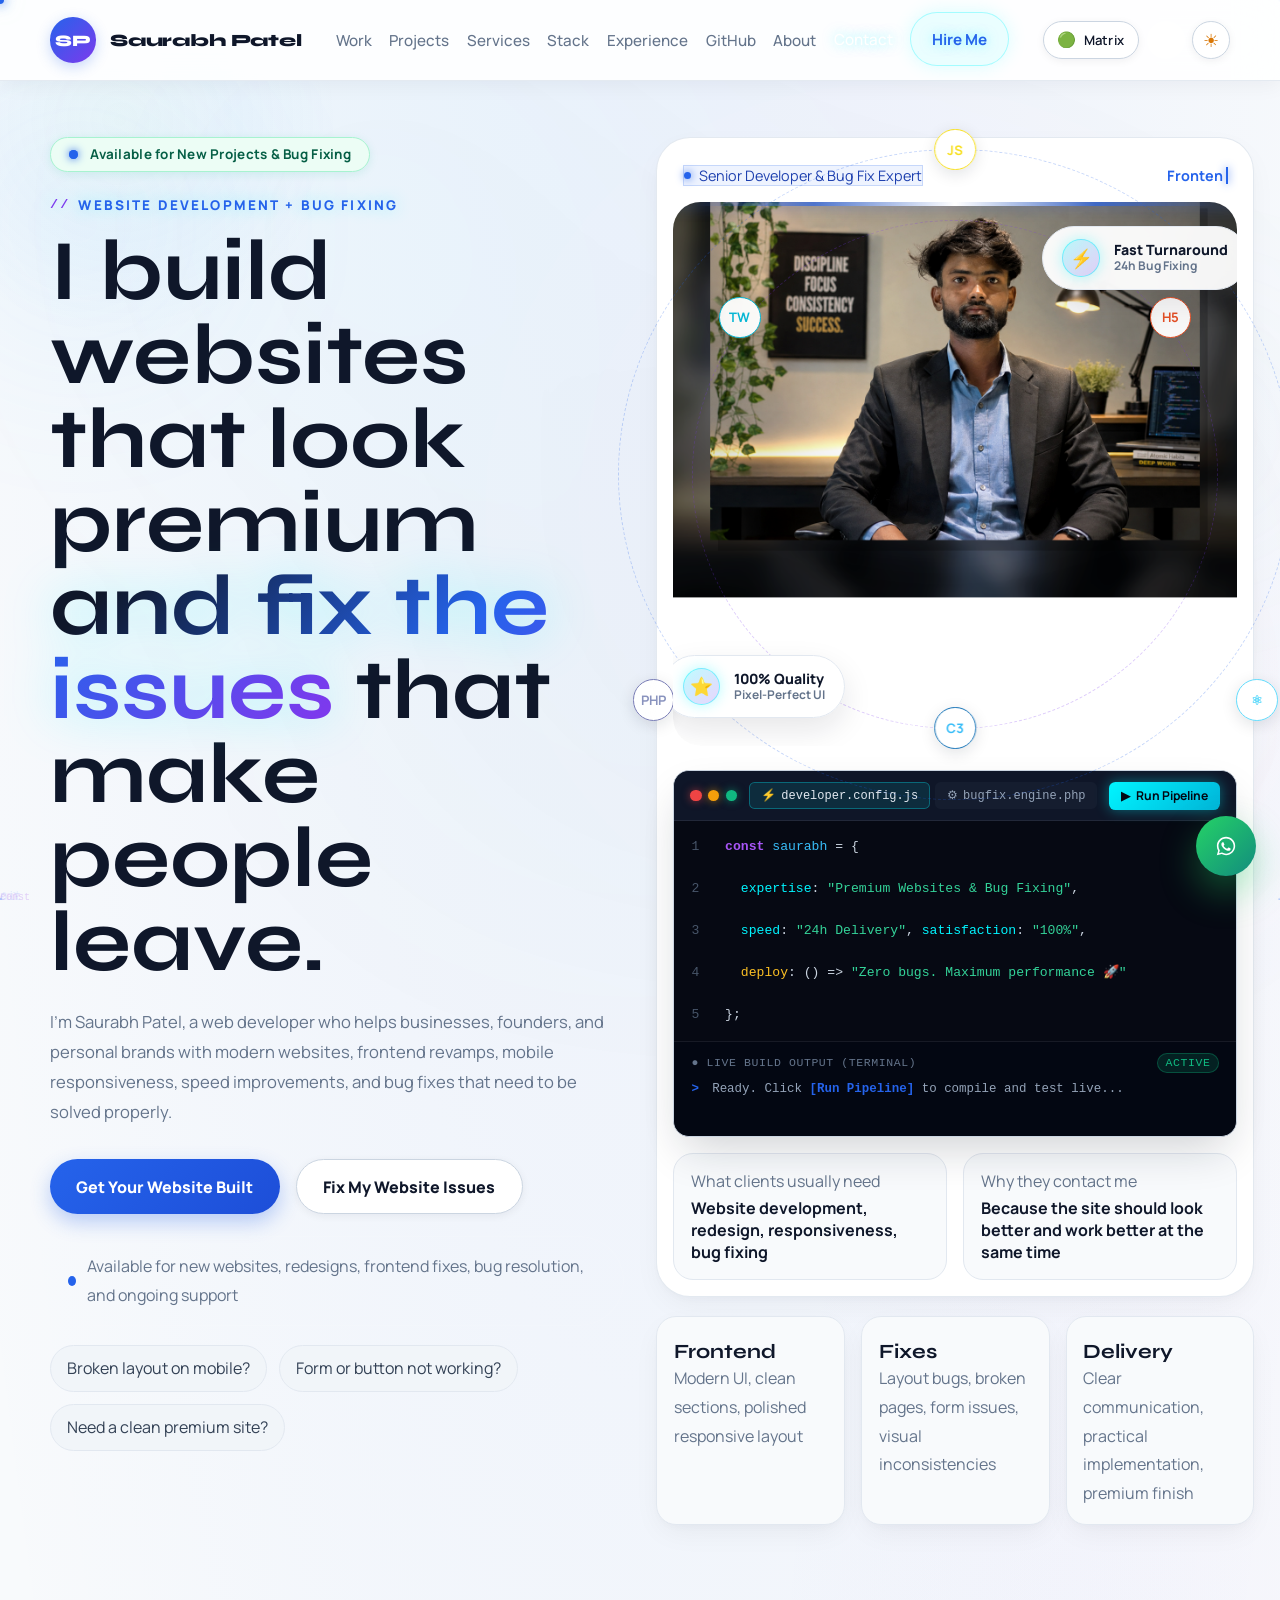
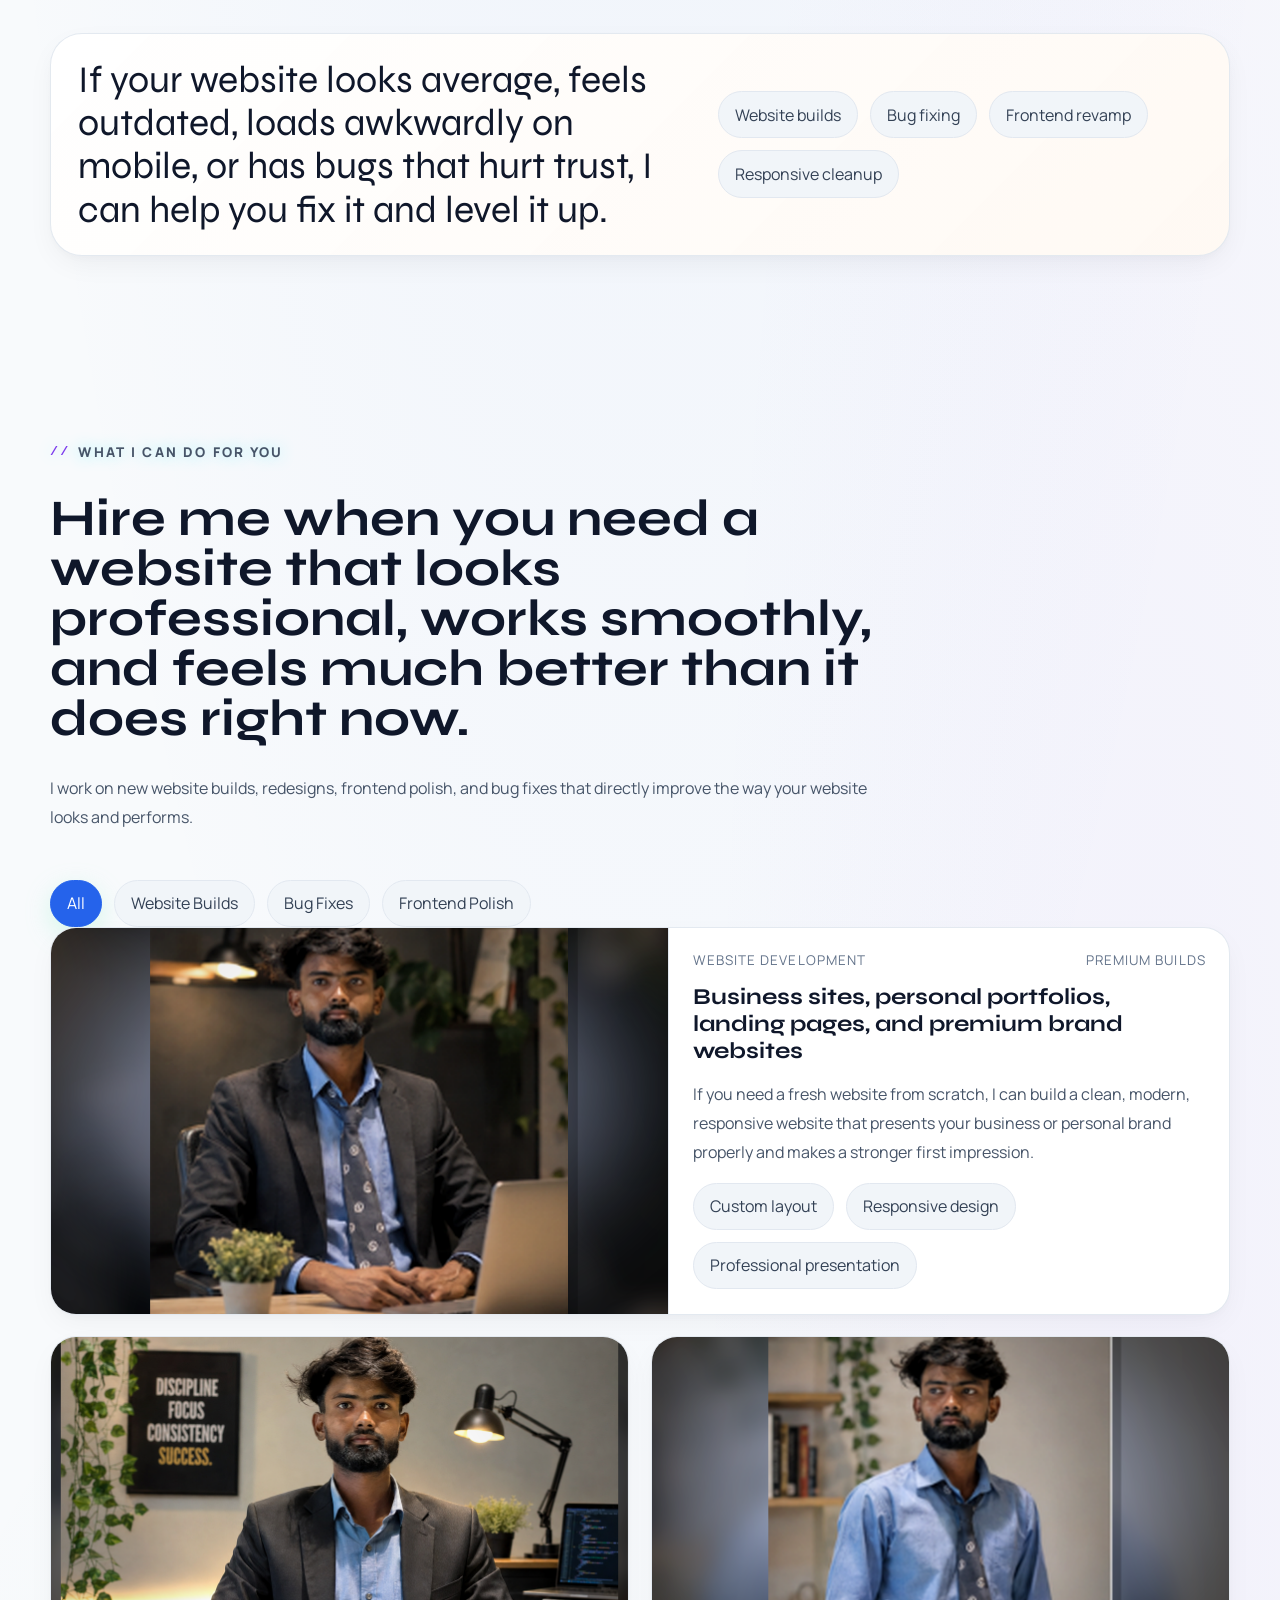
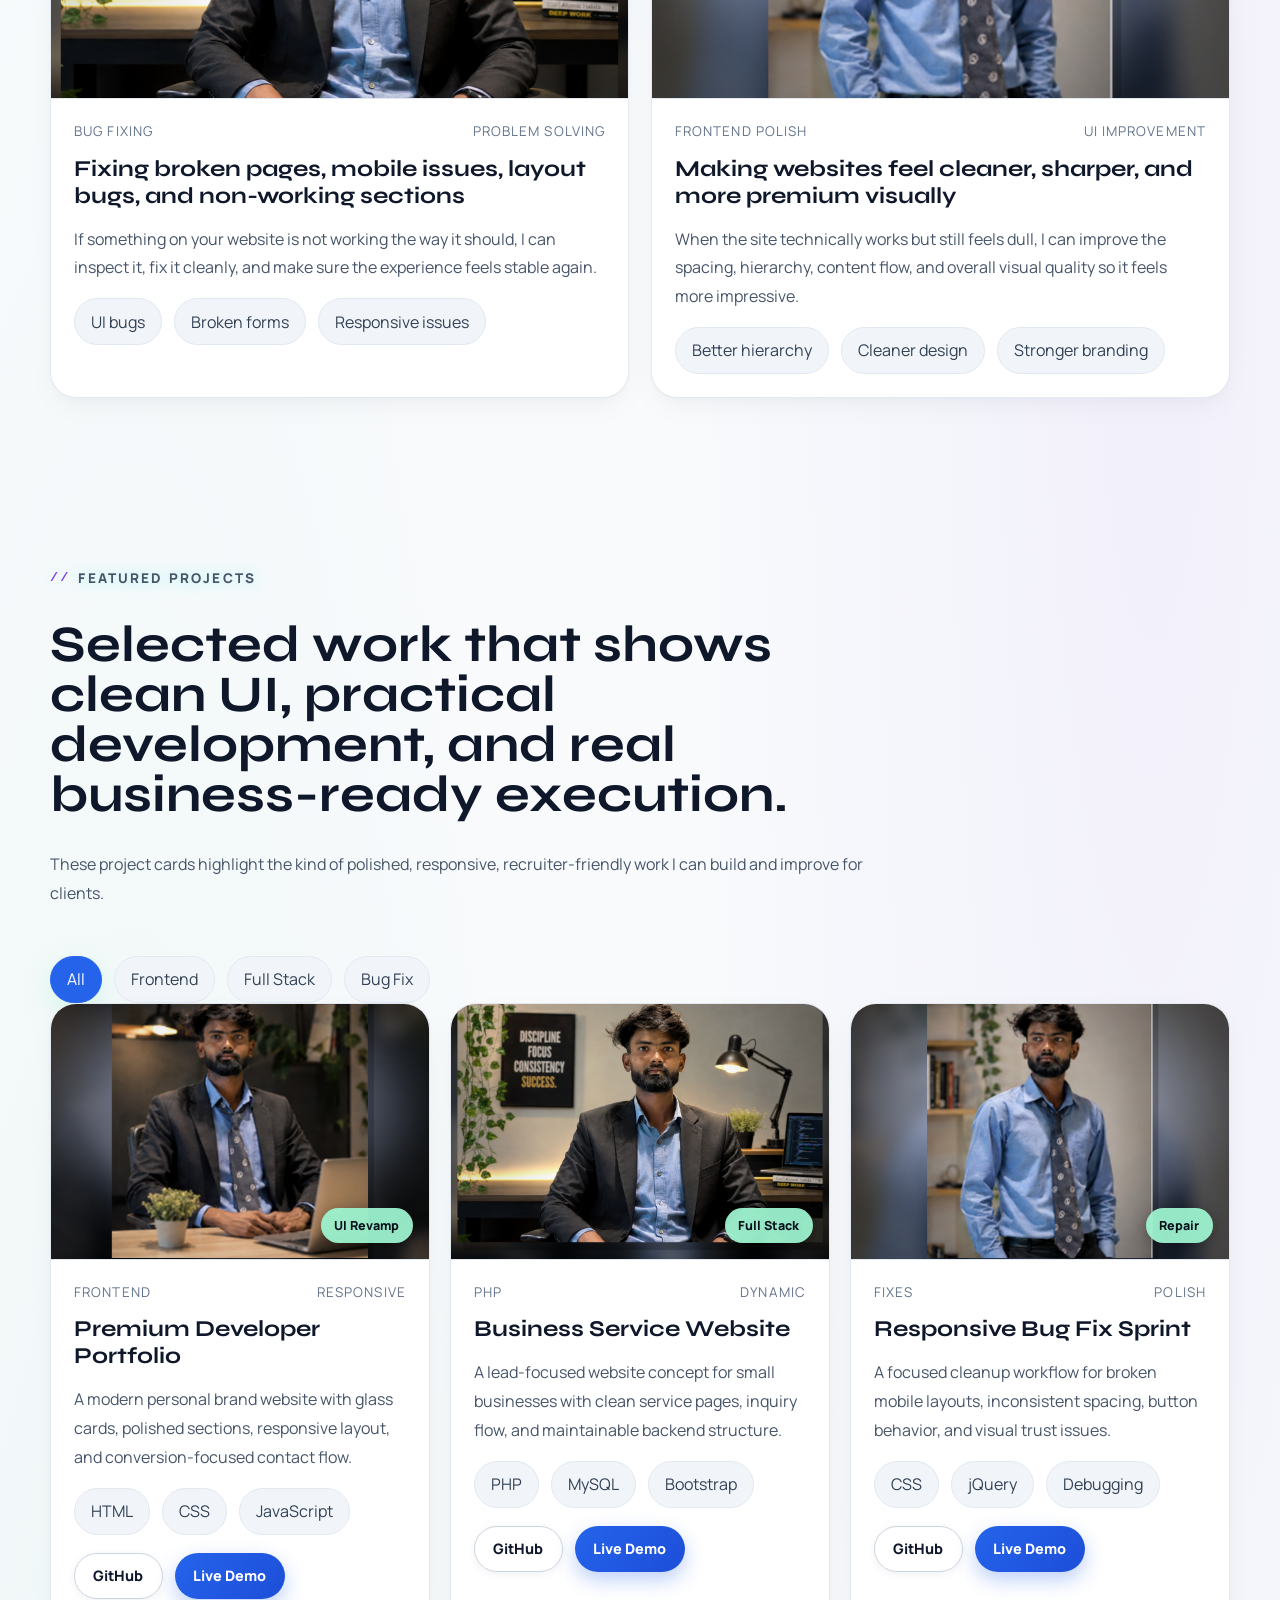
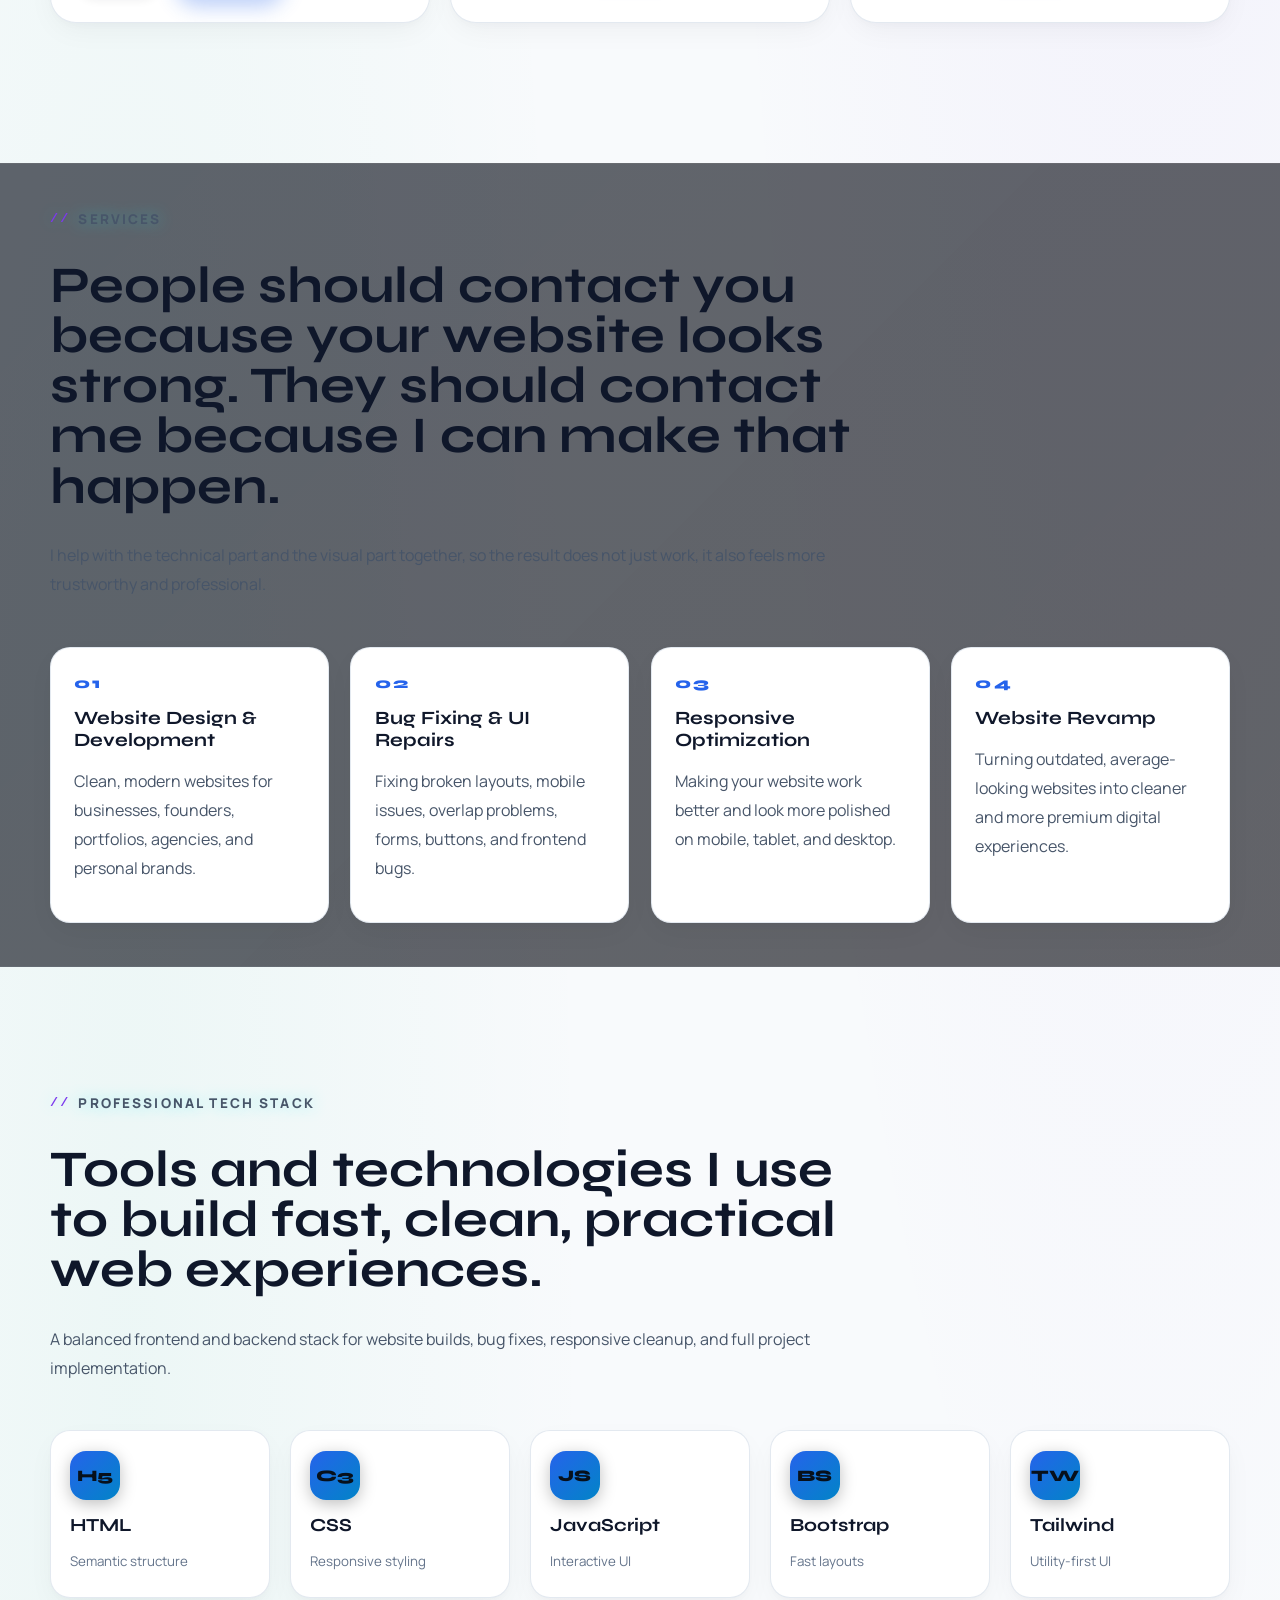
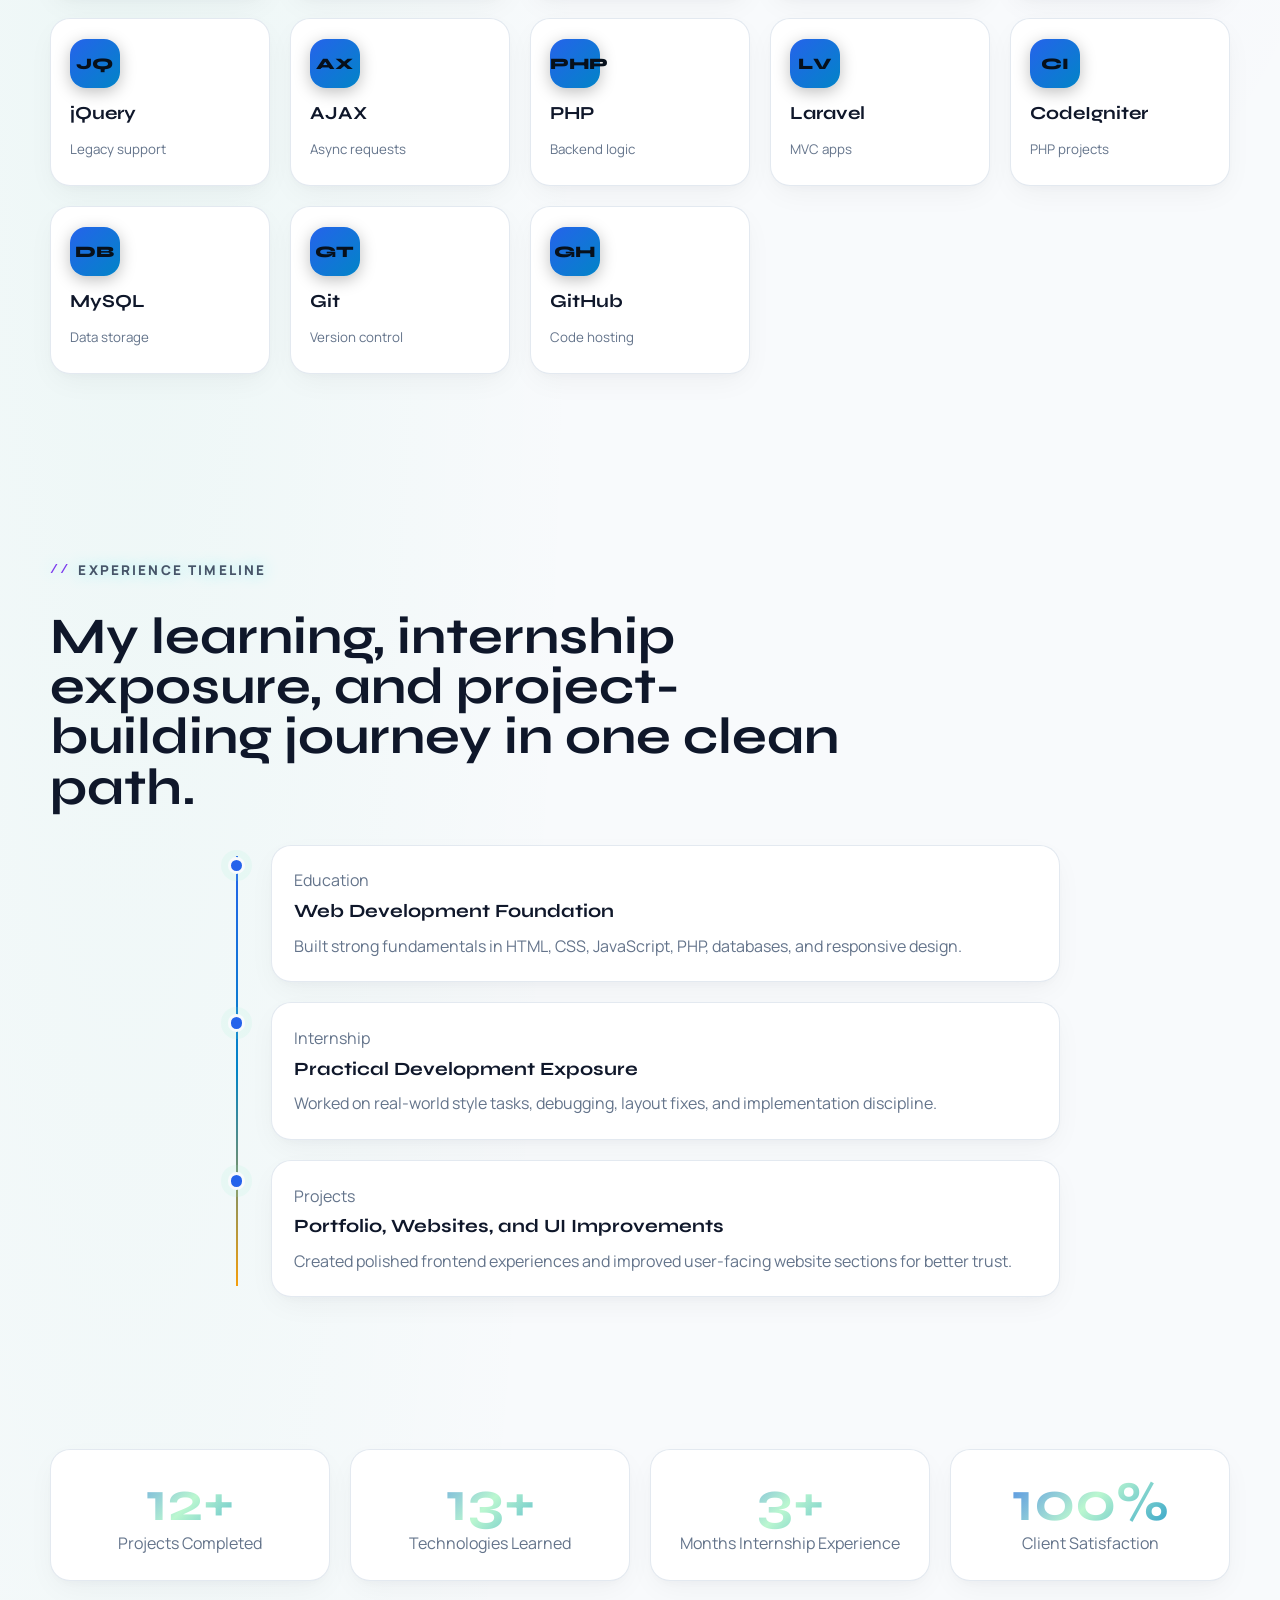
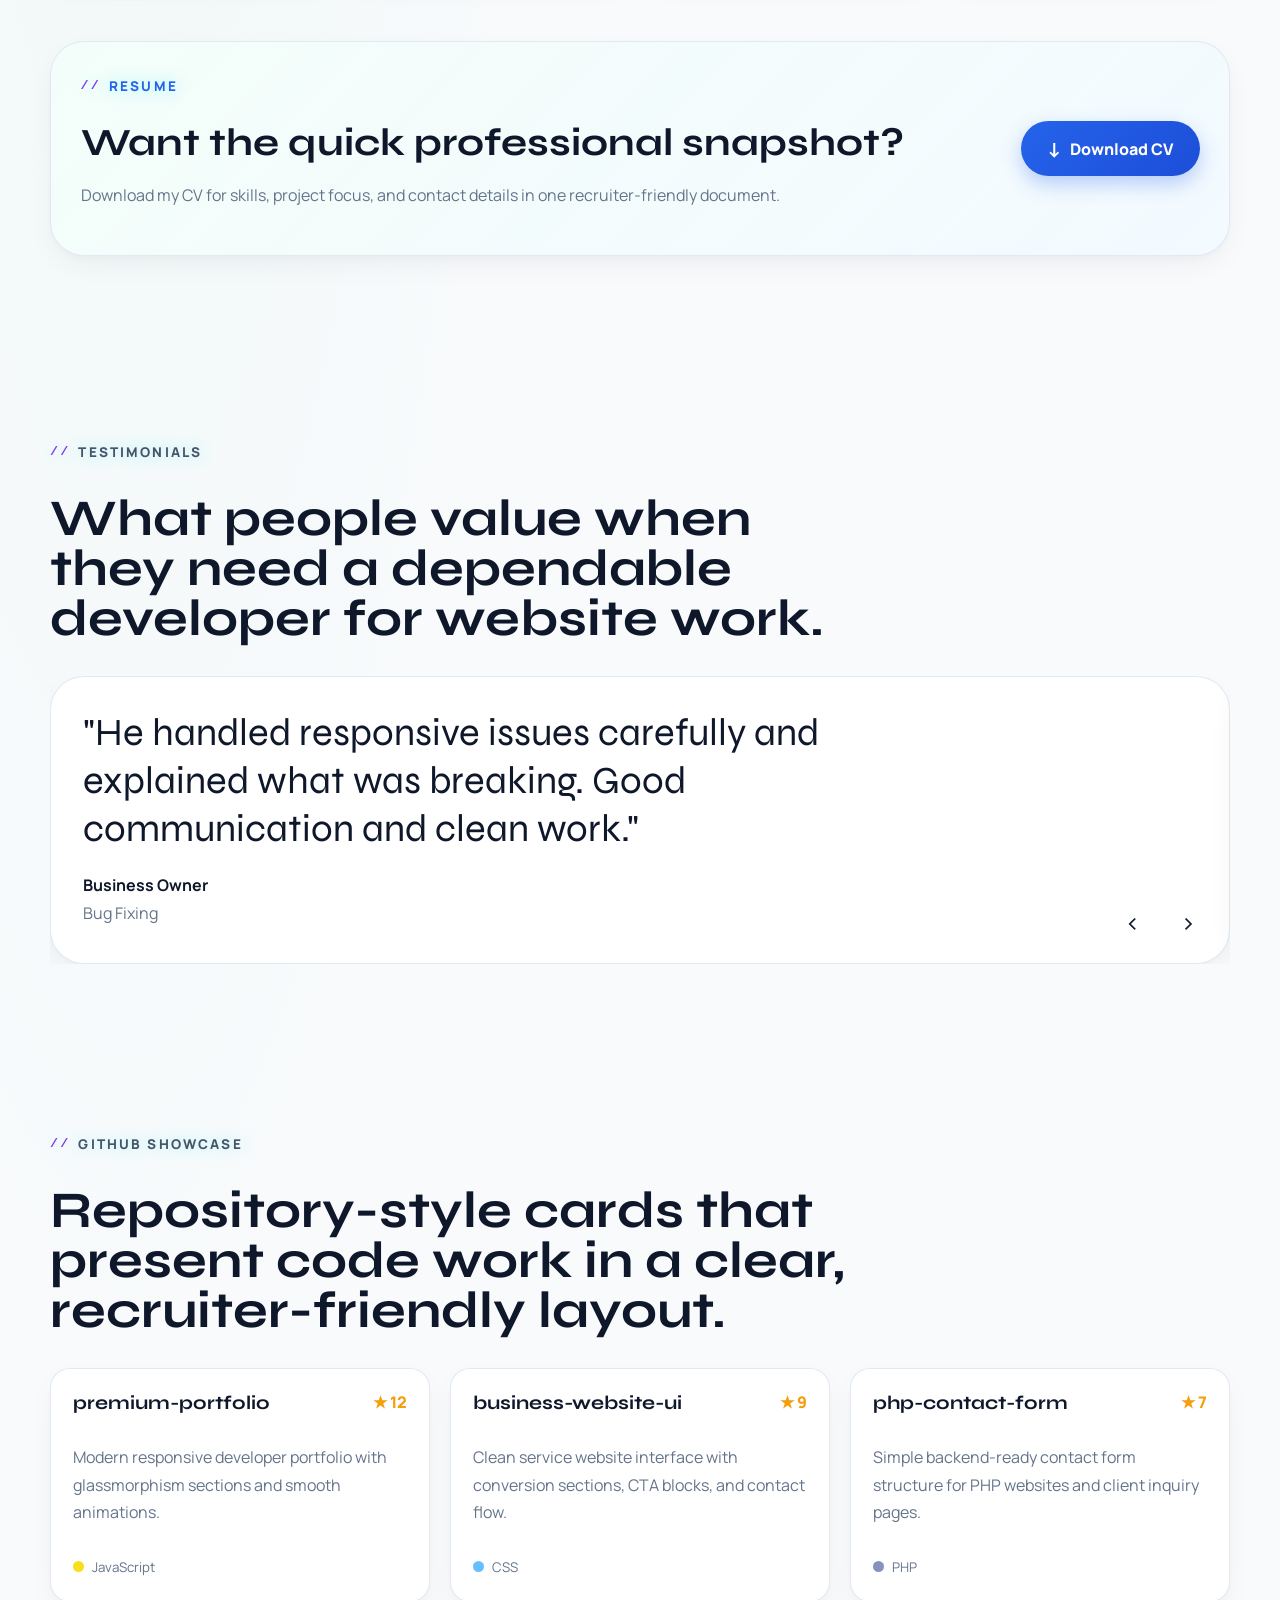
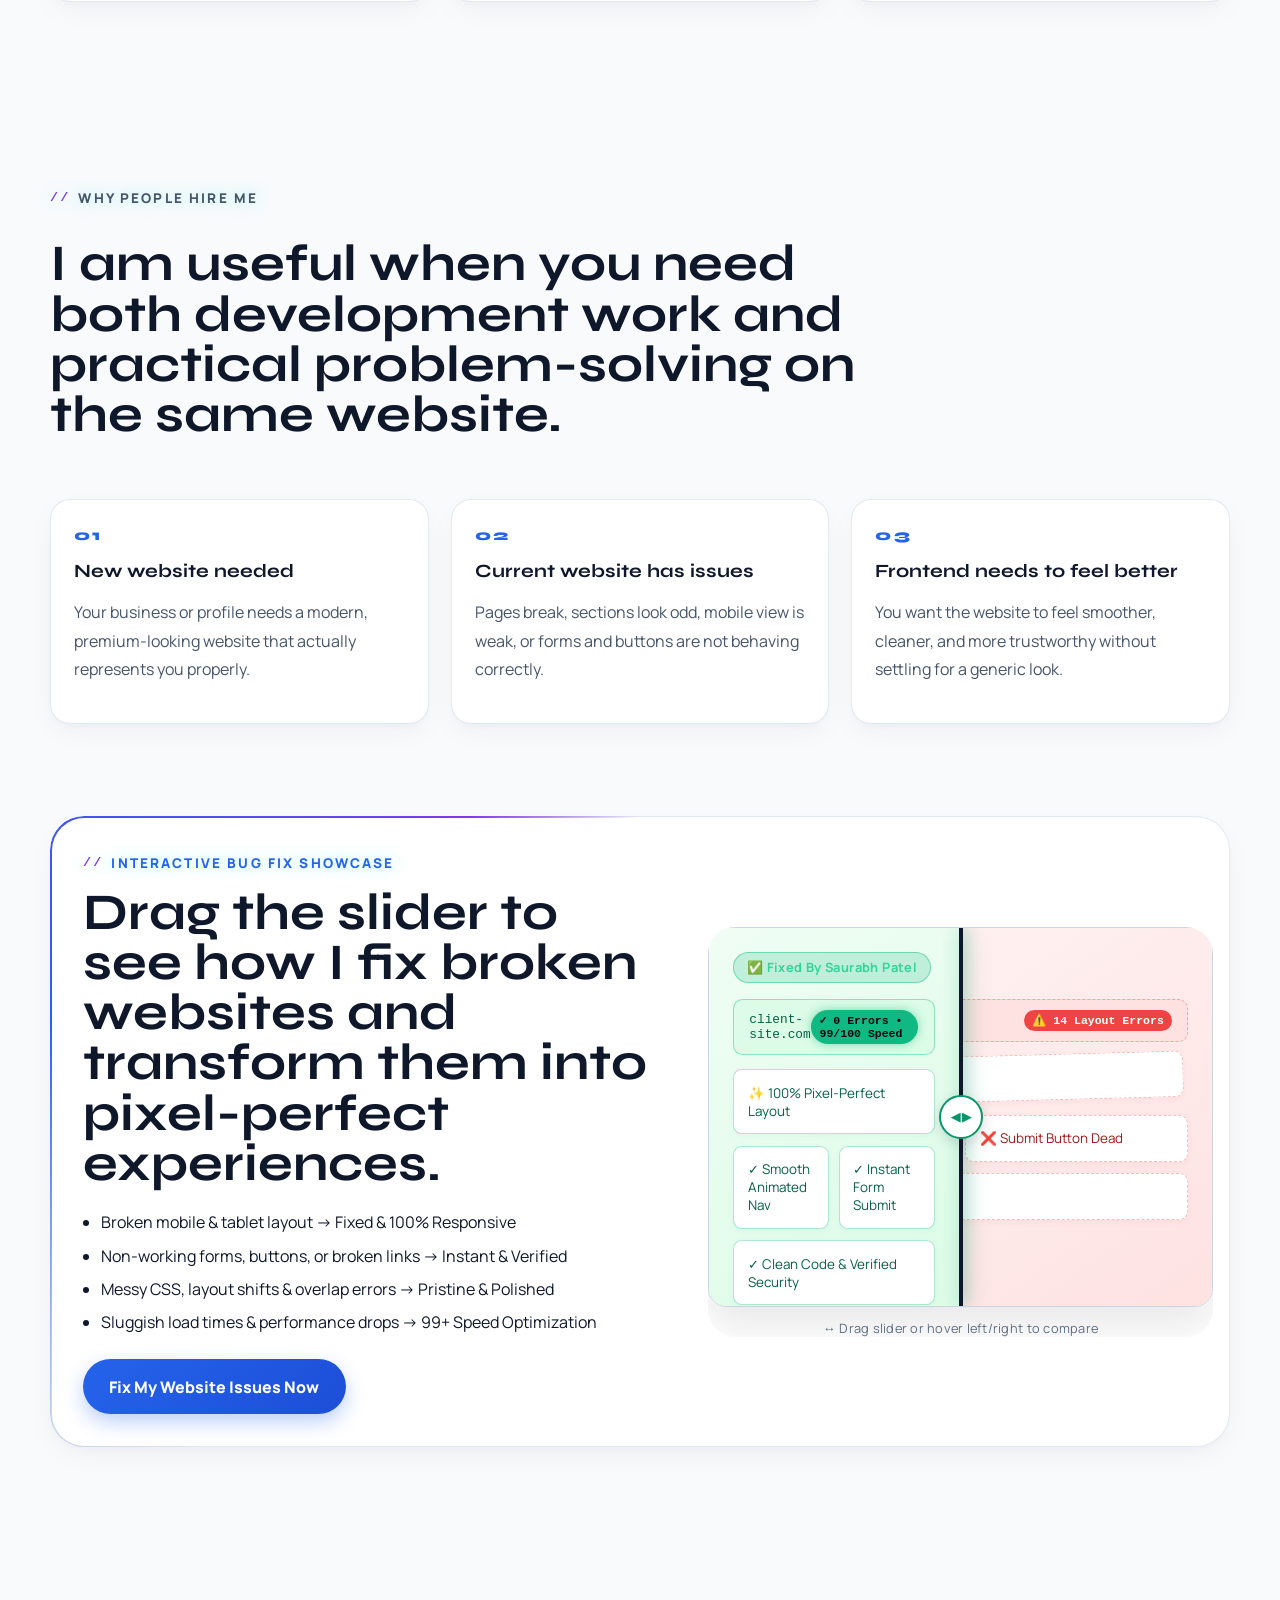
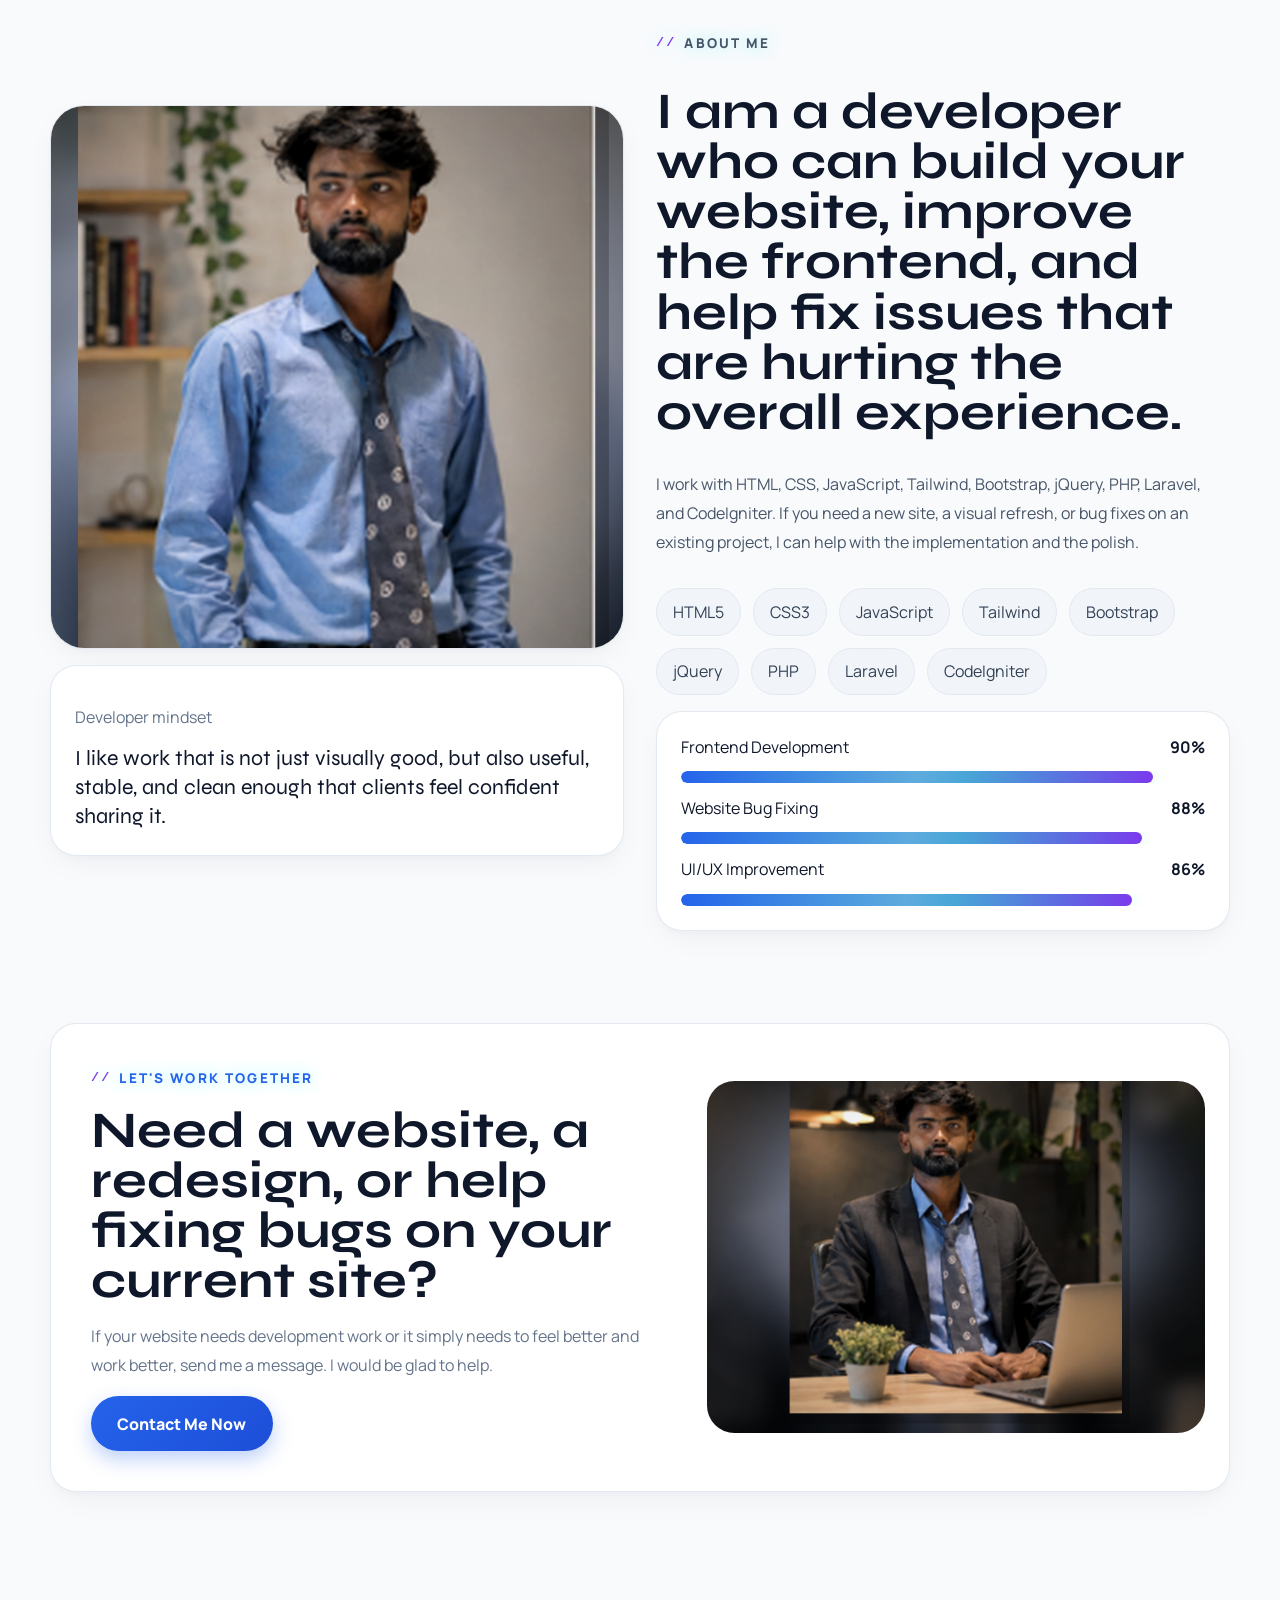
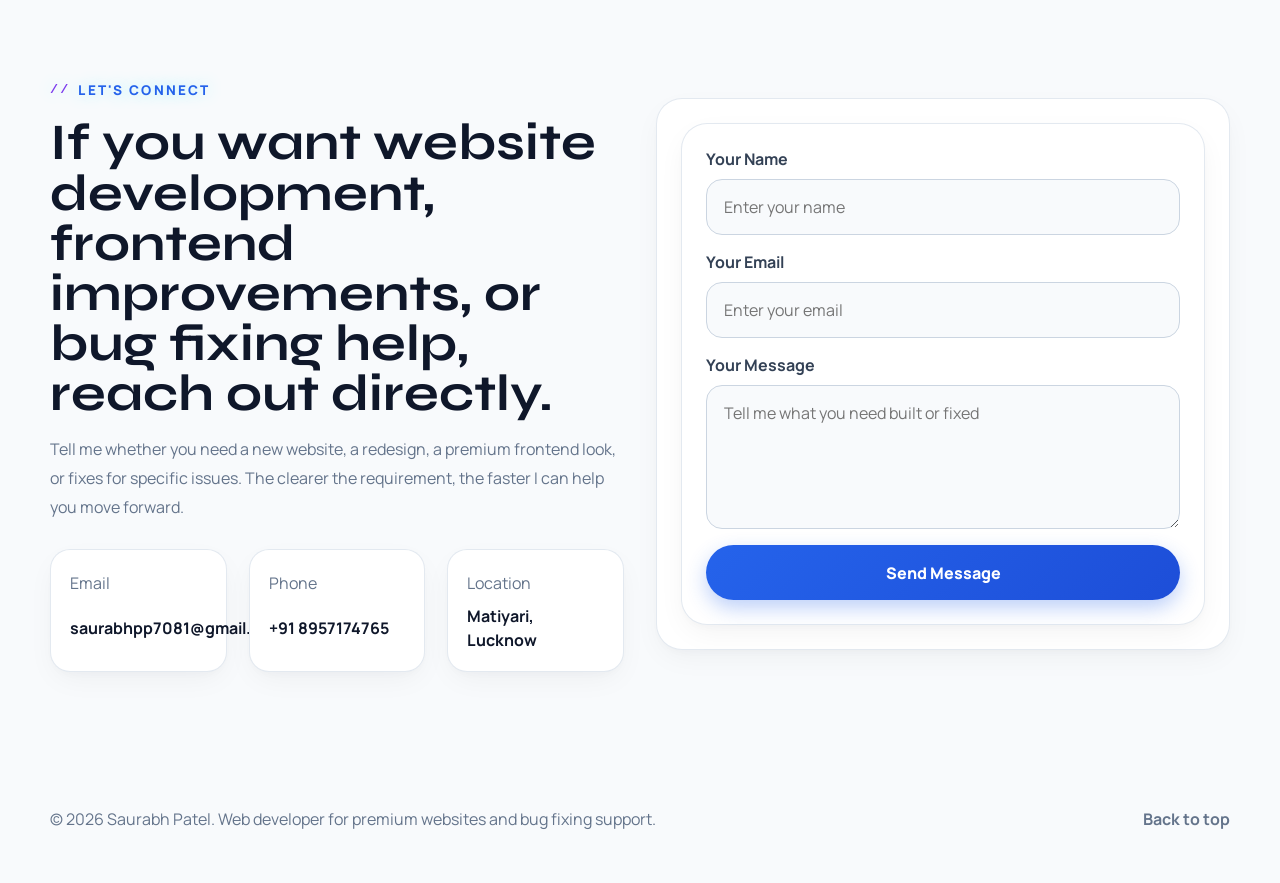
<file: index.html>
<!DOCTYPE html>
<html lang="en">
<head>
  <meta charset="UTF-8">
  <meta name="viewport" content="width=device-width, initial-scale=1.0">
  <meta
    name="description"
    content="Saurabh Patel is a web developer for premium websites, frontend revamps, bug fixes, and performance-focused web experiences."
  >
  <title>Saurabh Patel | Web Developer, Website Builder & Bug Fix Expert</title>
  <link rel="preconnect" href="https://fonts.googleapis.com">
  <link rel="preconnect" href="https://fonts.gstatic.com" crossorigin>
  <link
    href="https://fonts.googleapis.com/css2?family=Manrope:wght@400;500;600;700;800&family=Syne:wght@500;700;800&display=swap"
    rel="stylesheet"
  >
  <link rel="stylesheet" href="style.css">
</head>
<body>
  <div class="site-shell" data-bg-mode="matrix">
    <!-- 3D Matrix Digital Rain & Cyber Code Canvas -->
    <canvas id="matrixCanvas" class="matrix-canvas" aria-hidden="true"></canvas>

    <!-- Aurora Cosmic Glow Mesh -->
    <div class="aurora-mesh" aria-hidden="true">
      <div class="aurora-orb orb-cyan"></div>
      <div class="aurora-orb orb-purple"></div>
      <div class="aurora-orb orb-emerald"></div>
      <div class="aurora-orb orb-magenta"></div>
    </div>

    <!-- Live Coding Background Video (Toggleable) -->
    <div class="video-bg-wrap" id="videoBgWrap">
      <video class="code-bg-video" id="codeBgVideo" autoplay loop muted playsinline poster="upload/saurabh-dev-setup.png">
        <source src="upload/coding-terminal-bg.webm" type="video/webm">
        <source src="upload/coding-terminal-bg.mp4" type="video/mp4">
      </video>
      <div class="video-overlay-gradient"></div>
      <div class="video-scanlines"></div>
      <div class="video-ambient-mesh"></div>
    </div>

    <div class="scroll-progress-bar" id="scrollProgressBar" aria-hidden="true"></div>
    <div class="cursor-glow" id="cursorGlow" aria-hidden="true"></div>
    <div class="cursor-dot" id="cursorDot" aria-hidden="true"></div>
    <canvas id="ambientCanvas" class="ambient-canvas" aria-hidden="true"></canvas>

    <div class="ambient ambient-one"></div>
    <div class="ambient ambient-two"></div>
    <div class="ambient ambient-three"></div>
    <div class="ambient-grid"></div>

    <header class="topbar" id="top">
      <div class="container">
        <nav class="navbar">
          <a class="brand" href="#top" aria-label="Saurabh Patel Home">
            <span class="brand-mark">SP</span>
            <span class="brand-text">Saurabh Patel</span>
          </a>

          <button
            class="menu-toggle"
            id="menuToggle"
            type="button"
            aria-expanded="false"
            aria-controls="navLinks"
            aria-label="Open navigation"
          >
            <span></span>
            <span></span>
          </button>

          <div class="nav-links" id="navLinks">
            <a href="#work">Work</a>
            <a href="#projects">Projects</a>
            <a href="#services">Services</a>
            <a href="#stack">Stack</a>
            <a href="#experience">Experience</a>
            <a href="#github">GitHub</a>
            <a href="#about">About</a>
            <a href="#contact">Contact</a>
            <a class="nav-cta" href="#contact">Hire Me</a>
          </div>

          <div class="nav-controls">
            <!-- Visual Mode Switcher (Matrix Rain / Cyber Glow / Video BG) -->
            <button class="mode-toggle-btn" id="modeToggleBtn" type="button" aria-label="Switch visual background mode" title="Switch Visual Mode (Matrix / Cyber / Video)">
              <span class="mode-icon" id="modeIcon">🟢</span>
              <span class="mode-label" id="modeLabel">Matrix</span>
            </button>
            <button class="sound-toggle-btn" id="soundToggleBtn" type="button" aria-label="Toggle sound effects" title="Toggle Audio FX">
              <span id="soundIcon">🔇</span>
            </button>
            <button class="theme-toggle" id="themeToggle" type="button" aria-label="Switch theme" title="Switch Theme (Dark / Light)">
              <span class="theme-toggle-icon">☾</span>
            </button>
          </div>
        </nav>
      </div>
    </header>

    <main>
      <section class="hero section">
        <div class="container hero-grid hero-grid-strong">
          <div class="hero-copy reveal">
            <div class="hero-status-pill">
              <span class="live-dot-wrap">
                <span class="live-dot-ping"></span>
                <span class="live-dot"></span>
              </span>
              <span>Available for New Projects &amp; Bug Fixing</span>
            </div>
            <p class="eyebrow">Website development + bug fixing</p>
            <h1>
              I build websites that look premium
              <span class="gradient-text">and fix the issues</span>
              that make people leave.
            </h1>
            <p class="hero-text">
              I'm Saurabh Patel, a web developer who helps businesses,
              founders, and personal brands with modern websites, frontend
              revamps, mobile responsiveness, speed improvements, and bug fixes
              that need to be solved properly.
            </p>

            <div class="hero-actions">
              <a class="button button-primary" href="#contact">Get Your Website Built</a>
              <a class="button button-secondary" href="#services">Fix My Website Issues</a>
            </div>

            <div class="hero-note">
              <span class="status-dot"></span>
              Available for new websites, redesigns, frontend fixes, bug resolution, and ongoing support
            </div>

            <div class="hero-problems">
              <div class="problem-pill">Broken layout on mobile?</div>
              <div class="problem-pill">Form or button not working?</div>
              <div class="problem-pill">Need a clean premium site?</div>
            </div>
          </div>

          <div class="hero-visual reveal">
            <article class="hero-stage hero-stage-photo border-beam-card">
              <div class="hero-stage-topline">
                <span class="stage-tag"><span class="terminal-dot"></span> Senior Developer &amp; Bug Fix Expert</span>
                <span class="typing-container"><span id="typingText">Bug Fixes</span><span class="typing-caret" aria-hidden="true"></span></span>
              </div>

              <!-- 3D Holographic Orbit Stage -->
              <div class="hero-orbit-stage">
                <div class="hero-portrait hero-portrait-wide">
                  <img src="upload/saurabh-dev-setup.png" alt="Saurabh Patel working at a coding setup">
                  <div class="cyber-scanline-beam" aria-hidden="true"></div>
                  <div class="floating-badge floating-badge-top">
                    <div class="floating-badge-icon">⚡</div>
                    <div class="floating-badge-text">
                      <strong>Fast Turnaround</strong>
                      <span>24h Bug Fixing</span>
                    </div>
                  </div>
                  <div class="floating-badge floating-badge-bottom">
                    <div class="floating-badge-icon">⭐</div>
                    <div class="floating-badge-text">
                      <strong>100% Quality</strong>
                      <span>Pixel-Perfect UI</span>
                    </div>
                  </div>
                </div>

                <!-- Orbiting Tech Planetary Badges -->
                <div class="orbit-system" aria-hidden="true">
                  <div class="orbit-path orbit-path-outer">
                    <div class="orbit-badge badge-js" title="JavaScript"><span>JS</span></div>
                    <div class="orbit-badge badge-react" title="React"><span>⚛</span></div>
                    <div class="orbit-badge badge-php" title="PHP"><span>PHP</span></div>
                  </div>
                  <div class="orbit-path orbit-path-inner">
                    <div class="orbit-badge badge-html" title="HTML5"><span>H5</span></div>
                    <div class="orbit-badge badge-css" title="CSS3"><span>C3</span></div>
                    <div class="orbit-badge badge-tw" title="Tailwind"><span>TW</span></div>
                  </div>
                </div>
              </div>

              <!-- Interactive Live VS Code Editor Window -->
              <div class="cyber-editor-window">
                <div class="editor-header">
                  <div class="window-controls">
                    <span class="control-dot dot-red"></span>
                    <span class="control-dot dot-yellow"></span>
                    <span class="control-dot dot-green"></span>
                  </div>
                  <div class="editor-tabs">
                    <span class="editor-tab active"><span class="tab-icon">⚡</span> developer.config.js</span>
                    <span class="editor-tab"><span class="tab-icon">⚙</span> bugfix.engine.php</span>
                  </div>
                  <button class="run-code-btn" id="runCodeBtn" type="button" title="Click to test build pipeline">
                    <span class="play-icon">▶</span> Run Pipeline
                  </button>
                </div>
                <div class="editor-body">
                  <pre class="code-lines"><code><span class="c-line"><span class="ln">1</span> <span class="k-kw">const</span> <span class="k-var">saurabh</span> = {</span>
<span class="c-line"><span class="ln">2</span>   <span class="k-prop">expertise</span>: <span class="k-str">"Premium Websites &amp; Bug Fixing"</span>,</span>
<span class="c-line"><span class="ln">3</span>   <span class="k-prop">speed</span>: <span class="k-str">"24h Delivery"</span>, <span class="k-prop">satisfaction</span>: <span class="k-str">"100%"</span>,</span>
<span class="c-line"><span class="ln">4</span>   <span class="k-fn">deploy</span>: () =&gt; <span class="k-str">"Zero bugs. Maximum performance 🚀"</span></span>
<span class="c-line"><span class="ln">5</span> };</span></code></pre>
                </div>
                <div class="editor-terminal" id="editorTerminal">
                  <div class="terminal-bar">
                    <span>● Live Build Output (Terminal)</span>
                    <span class="terminal-badge" id="terminalBadge">Active</span>
                  </div>
                  <div class="terminal-output" id="terminalOutput">
                    <div class="term-line"><span class="term-prompt">&gt;</span> Ready. Click <strong style="color:var(--accent);">[Run Pipeline]</strong> to compile and test live...</div>
                  </div>
                </div>
              </div>

              <div class="hero-stage-cards">
                <div class="stage-card">
                  <span class="card-label">What clients usually need</span>
                  <strong>Website development, redesign, responsiveness, bug fixing</strong>
                </div>
                <div class="stage-card">
                  <span class="card-label">Why they contact me</span>
                  <strong>Because the site should look better and work better at the same time</strong>
                </div>
              </div>
            </article>

            <div class="hero-metrics">
              <div class="metric-block">
                <strong>Frontend</strong>
                <span>Modern UI, clean sections, polished responsive layout</span>
              </div>
              <div class="metric-block">
                <strong>Fixes</strong>
                <span>Layout bugs, broken pages, form issues, visual inconsistencies</span>
              </div>
              <div class="metric-block">
                <strong>Delivery</strong>
                <span>Clear communication, practical implementation, premium finish</span>
              </div>
            </div>
          </div>
        </div>
      </section>

      <section class="section intro-band">
        <div class="container">
          <div class="intro-band-inner reveal">
            <p>
              If your website looks average, feels outdated, loads awkwardly on
              mobile, or has bugs that hurt trust, I can help you fix it and
              level it up.
            </p>
            <div class="intro-tags">
              <span>Website builds</span>
              <span>Bug fixing</span>
              <span>Frontend revamp</span>
              <span>Responsive cleanup</span>
            </div>
          </div>
        </div>
      </section>

      <section class="section" id="work">
        <div class="container">
          <div class="section-heading reveal">
            <p class="eyebrow">What I can do for you</p>
            <h2>Hire me when you need a website that looks professional, works smoothly, and feels much better than it does right now.</h2>
            <p>
              I work on new website builds, redesigns, frontend polish, and bug
              fixes that directly improve the way your website looks and
              performs.
            </p>
          </div>

          <div class="filter-bar reveal" role="tablist" aria-label="Project filters">
            <button class="filter-chip is-active" type="button" data-filter="all">All</button>
            <button class="filter-chip" type="button" data-filter="website">Website Builds</button>
            <button class="filter-chip" type="button" data-filter="bugfix">Bug Fixes</button>
            <button class="filter-chip" type="button" data-filter="frontend">Frontend Polish</button>
          </div>

          <div class="project-grid project-grid-featured">
            <article class="project-card project-card-featured reveal" data-category="website">
              <div class="project-visual">
                <img src="upload/saurabh-laptop.png" alt="Saurabh Patel at a laptop ready to build websites">
              </div>
              <div class="project-content">
                <div class="project-topline">
                  <span>Website development</span>
                  <span>Premium builds</span>
                </div>
                <h3>Business sites, personal portfolios, landing pages, and premium brand websites</h3>
                <p>
                  If you need a fresh website from scratch, I can build a clean,
                  modern, responsive website that presents your business or
                  personal brand properly and makes a stronger first impression.
                </p>
                <div class="tag-row">
                  <span>Custom layout</span>
                  <span>Responsive design</span>
                  <span>Professional presentation</span>
                </div>
              </div>
            </article>

            <article class="project-card reveal" data-category="bugfix">
              <div class="project-visual">
                <img src="upload/saurabh-dev-setup.png" alt="Saurabh Patel solving coding issues">
              </div>
              <div class="project-content">
                <div class="project-topline">
                  <span>Bug fixing</span>
                  <span>Problem solving</span>
                </div>
                <h3>Fixing broken pages, mobile issues, layout bugs, and non-working sections</h3>
                <p>
                  If something on your website is not working the way it should,
                  I can inspect it, fix it cleanly, and make sure the experience
                  feels stable again.
                </p>
                <div class="tag-row">
                  <span>UI bugs</span>
                  <span>Broken forms</span>
                  <span>Responsive issues</span>
                </div>
              </div>
            </article>

            <article class="project-card reveal" data-category="frontend">
              <div class="project-visual">
                <img src="upload/saurabh-outdoor.png" alt="Portrait of Saurabh Patel outdoors">
              </div>
              <div class="project-content">
                <div class="project-topline">
                  <span>Frontend polish</span>
                  <span>UI improvement</span>
                </div>
                <h3>Making websites feel cleaner, sharper, and more premium visually</h3>
                <p>
                  When the site technically works but still feels dull, I can
                  improve the spacing, hierarchy, content flow, and overall
                  visual quality so it feels more impressive.
                </p>
                <div class="tag-row">
                  <span>Better hierarchy</span>
                  <span>Cleaner design</span>
                  <span>Stronger branding</span>
                </div>
              </div>
            </article>
          </div>
        </div>
      </section>

      <section class="section featured-projects-section" id="projects">
        <div class="container">
          <div class="section-heading reveal">
            <p class="eyebrow">Featured projects</p>
            <h2>Selected work that shows clean UI, practical development, and real business-ready execution.</h2>
            <p>
              These project cards highlight the kind of polished, responsive,
              recruiter-friendly work I can build and improve for clients.
            </p>
          </div>

          <div class="filter-bar reveal" role="tablist" aria-label="Featured project filters">
            <button class="filter-chip is-active" type="button" data-filter="all">All</button>
            <button class="filter-chip" type="button" data-filter="frontend">Frontend</button>
            <button class="filter-chip" type="button" data-filter="fullstack">Full Stack</button>
            <button class="filter-chip" type="button" data-filter="bugfix">Bug Fix</button>
          </div>

          <div class="featured-project-grid">
            <article class="project-card portfolio-card reveal" data-category="frontend">
              <div class="project-visual project-visual-overlay">
                <img src="upload/saurabh-laptop.png" alt="Premium portfolio website project preview">
                <span>UI Revamp</span>
              </div>
              <div class="project-content">
                <div class="project-topline">
                  <span>Frontend</span>
                  <span>Responsive</span>
                </div>
                <h3>Premium Developer Portfolio</h3>
                <p>
                  A modern personal brand website with glass cards, polished
                  sections, responsive layout, and conversion-focused contact
                  flow.
                </p>
                <div class="tag-row">
                  <span>HTML</span>
                  <span>CSS</span>
                  <span>JavaScript</span>
                </div>
                <div class="project-actions">
                  <a class="button button-secondary button-small" href="https://github.com/" target="_blank" rel="noopener">GitHub</a>
                  <a class="button button-primary button-small" href="#top">Live Demo</a>
                </div>
              </div>
            </article>

            <article class="project-card portfolio-card reveal" data-category="fullstack">
              <div class="project-visual project-visual-overlay">
                <img src="upload/saurabh-dev-setup.png" alt="Business website development project preview">
                <span>Full Stack</span>
              </div>
              <div class="project-content">
                <div class="project-topline">
                  <span>PHP</span>
                  <span>Dynamic</span>
                </div>
                <h3>Business Service Website</h3>
                <p>
                  A lead-focused website concept for small businesses with
                  clean service pages, inquiry flow, and maintainable backend
                  structure.
                </p>
                <div class="tag-row">
                  <span>PHP</span>
                  <span>MySQL</span>
                  <span>Bootstrap</span>
                </div>
                <div class="project-actions">
                  <a class="button button-secondary button-small" href="https://github.com/" target="_blank" rel="noopener">GitHub</a>
                  <a class="button button-primary button-small" href="#contact">Live Demo</a>
                </div>
              </div>
            </article>

            <article class="project-card portfolio-card reveal" data-category="bugfix">
              <div class="project-visual project-visual-overlay">
                <img src="upload/saurabh-outdoor.png" alt="Website bug fixing project preview">
                <span>Repair</span>
              </div>
              <div class="project-content">
                <div class="project-topline">
                  <span>Fixes</span>
                  <span>Polish</span>
                </div>
                <h3>Responsive Bug Fix Sprint</h3>
                <p>
                  A focused cleanup workflow for broken mobile layouts,
                  inconsistent spacing, button behavior, and visual trust
                  issues.
                </p>
                <div class="tag-row">
                  <span>CSS</span>
                  <span>jQuery</span>
                  <span>Debugging</span>
                </div>
                <div class="project-actions">
                  <a class="button button-secondary button-small" href="https://github.com/" target="_blank" rel="noopener">GitHub</a>
                  <a class="button button-primary button-small" href="#services">Live Demo</a>
                </div>
              </div>
            </article>
          </div>
        </div>
      </section>

      <section class="section section-contrast" id="services">
        <div class="container">
          <div class="section-heading reveal">
            <p class="eyebrow">Services</p>
            <h2>People should contact you because your website looks strong. They should contact me because I can make that happen.</h2>
            <p>
              I help with the technical part and the visual part together, so
              the result does not just work, it also feels more trustworthy and
              professional.
            </p>
          </div>

          <div class="service-grid service-grid-strong">
            <article class="service-card reveal">
              <span class="service-index">01</span>
              <h3>Website Design & Development</h3>
              <p>Clean, modern websites for businesses, founders, portfolios, agencies, and personal brands.</p>
            </article>

            <article class="service-card reveal">
              <span class="service-index">02</span>
              <h3>Bug Fixing & UI Repairs</h3>
              <p>Fixing broken layouts, mobile issues, overlap problems, forms, buttons, and frontend bugs.</p>
            </article>

            <article class="service-card reveal">
              <span class="service-index">03</span>
              <h3>Responsive Optimization</h3>
              <p>Making your website work better and look more polished on mobile, tablet, and desktop.</p>
            </article>

            <article class="service-card reveal">
              <span class="service-index">04</span>
              <h3>Website Revamp</h3>
              <p>Turning outdated, average-looking websites into cleaner and more premium digital experiences.</p>
            </article>
          </div>
        </div>
      </section>

      <section class="section tech-stack-section" id="stack">
        <div class="container">
          <div class="section-heading reveal">
            <p class="eyebrow">Professional tech stack</p>
            <h2>Tools and technologies I use to build fast, clean, practical web experiences.</h2>
            <p>
              A balanced frontend and backend stack for website builds, bug
              fixes, responsive cleanup, and full project implementation.
            </p>
          </div>

          <div class="tech-grid">
            <article class="tech-card reveal" data-tech="html"><span>H5</span><strong>HTML</strong><small>Semantic structure</small></article>
            <article class="tech-card reveal" data-tech="css"><span>C3</span><strong>CSS</strong><small>Responsive styling</small></article>
            <article class="tech-card reveal" data-tech="js"><span>JS</span><strong>JavaScript</strong><small>Interactive UI</small></article>
            <article class="tech-card reveal" data-tech="bootstrap"><span>BS</span><strong>Bootstrap</strong><small>Fast layouts</small></article>
            <article class="tech-card reveal" data-tech="tailwind"><span>TW</span><strong>Tailwind</strong><small>Utility-first UI</small></article>
            <article class="tech-card reveal" data-tech="jquery"><span>JQ</span><strong>jQuery</strong><small>Legacy support</small></article>
            <article class="tech-card reveal" data-tech="ajax"><span>AX</span><strong>AJAX</strong><small>Async requests</small></article>
            <article class="tech-card reveal" data-tech="php"><span>PHP</span><strong>PHP</strong><small>Backend logic</small></article>
            <article class="tech-card reveal" data-tech="laravel"><span>LV</span><strong>Laravel</strong><small>MVC apps</small></article>
            <article class="tech-card reveal" data-tech="codeigniter"><span>CI</span><strong>CodeIgniter</strong><small>PHP projects</small></article>
            <article class="tech-card reveal" data-tech="mysql"><span>DB</span><strong>MySQL</strong><small>Data storage</small></article>
            <article class="tech-card reveal" data-tech="git"><span>GT</span><strong>Git</strong><small>Version control</small></article>
            <article class="tech-card reveal" data-tech="github"><span>GH</span><strong>GitHub</strong><small>Code hosting</small></article>
          </div>
        </div>
      </section>

      <section class="section timeline-section" id="experience">
        <div class="container">
          <div class="section-heading reveal">
            <p class="eyebrow">Experience timeline</p>
            <h2>My learning, internship exposure, and project-building journey in one clean path.</h2>
          </div>

          <div class="timeline">
            <article class="timeline-item reveal">
              <span class="timeline-dot"></span>
              <div class="timeline-card">
                <span>Education</span>
                <h3>Web Development Foundation</h3>
                <p>Built strong fundamentals in HTML, CSS, JavaScript, PHP, databases, and responsive design.</p>
              </div>
            </article>
            <article class="timeline-item reveal">
              <span class="timeline-dot"></span>
              <div class="timeline-card">
                <span>Internship</span>
                <h3>Practical Development Exposure</h3>
                <p>Worked on real-world style tasks, debugging, layout fixes, and implementation discipline.</p>
              </div>
            </article>
            <article class="timeline-item reveal">
              <span class="timeline-dot"></span>
              <div class="timeline-card">
                <span>Projects</span>
                <h3>Portfolio, Websites, and UI Improvements</h3>
                <p>Created polished frontend experiences and improved user-facing website sections for better trust.</p>
              </div>
            </article>
          </div>
        </div>
      </section>

      <section class="section stats-section" id="stats">
        <div class="container">
          <div class="stats-grid">
            <article class="stat-card reveal">
              <strong class="stat-number" data-count="12">0</strong>
              <span>Projects Completed</span>
            </article>
            <article class="stat-card reveal">
              <strong class="stat-number" data-count="13">0</strong>
              <span>Technologies Learned</span>
            </article>
            <article class="stat-card reveal">
              <strong class="stat-number" data-count="3">0</strong>
              <span>Months Internship Experience</span>
            </article>
            <article class="stat-card reveal">
              <strong class="stat-number" data-count="100">0</strong>
              <span>Client Satisfaction</span>
            </article>
          </div>
        </div>
      </section>

      <section class="section resume-section" id="resume">
        <div class="container">
          <div class="resume-panel reveal">
            <div>
              <p class="eyebrow">Resume</p>
              <h2>Want the quick professional snapshot?</h2>
              <p>Download my CV for skills, project focus, and contact details in one recruiter-friendly document.</p>
            </div>
            <a class="button button-primary resume-button" href="upload/Saurabh-Patel-CV.html" download>
              <span>↓</span>
              Download CV
            </a>
          </div>
        </div>
      </section>

      <section class="section testimonials-section" id="testimonials">
        <div class="container">
          <div class="section-heading reveal">
            <p class="eyebrow">Testimonials</p>
            <h2>What people value when they need a dependable developer for website work.</h2>
          </div>

          <div class="testimonial-shell reveal">
            <div class="testimonial-track" id="testimonialTrack">
              <article class="testimonial-card">
                <p>"Saurabh understands both visual polish and practical fixes. The website felt much cleaner after his work."</p>
                <strong>Startup Founder</strong>
                <span>Website Revamp</span>
              </article>
              <article class="testimonial-card">
                <p>"He handled responsive issues carefully and explained what was breaking. Good communication and clean work."</p>
                <strong>Business Owner</strong>
                <span>Bug Fixing</span>
              </article>
              <article class="testimonial-card">
                <p>"The portfolio-style presentation looked professional and gave the brand a more premium first impression."</p>
                <strong>Personal Brand Client</strong>
                <span>Frontend Design</span>
              </article>
            </div>
            <div class="testimonial-controls" aria-label="Testimonial controls">
              <button class="slider-button" type="button" data-slide="prev" aria-label="Previous testimonial">‹</button>
              <button class="slider-button" type="button" data-slide="next" aria-label="Next testimonial">›</button>
            </div>
          </div>
        </div>
      </section>

      <section class="section github-section" id="github">
        <div class="container">
          <div class="section-heading reveal">
            <p class="eyebrow">GitHub showcase</p>
            <h2>Repository-style cards that present code work in a clear, recruiter-friendly layout.</h2>
          </div>

          <div class="repo-grid">
            <article class="repo-card reveal">
              <div class="repo-head">
                <h3>premium-portfolio</h3>
                <span>★ 12</span>
              </div>
              <p>Modern responsive developer portfolio with glassmorphism sections and smooth animations.</p>
              <small><span class="language-dot language-js"></span> JavaScript</small>
            </article>
            <article class="repo-card reveal">
              <div class="repo-head">
                <h3>business-website-ui</h3>
                <span>★ 9</span>
              </div>
              <p>Clean service website interface with conversion sections, CTA blocks, and contact flow.</p>
              <small><span class="language-dot language-css"></span> CSS</small>
            </article>
            <article class="repo-card reveal">
              <div class="repo-head">
                <h3>php-contact-form</h3>
                <span>★ 7</span>
              </div>
              <p>Simple backend-ready contact form structure for PHP websites and client inquiry pages.</p>
              <small><span class="language-dot language-php"></span> PHP</small>
            </article>
          </div>
        </div>
      </section>

      <section class="section" id="process">
        <div class="container process-grid">
          <div class="section-heading reveal">
            <p class="eyebrow">Why people hire me</p>
            <h2>I am useful when you need both development work and practical problem-solving on the same website.</h2>
          </div>

          <div class="process-cards">
            <article class="process-card reveal">
              <span>01</span>
              <h3>New website needed</h3>
              <p>Your business or profile needs a modern, premium-looking website that actually represents you properly.</p>
            </article>

            <article class="process-card reveal">
              <span>02</span>
              <h3>Current website has issues</h3>
              <p>Pages break, sections look odd, mobile view is weak, or forms and buttons are not behaving correctly.</p>
            </article>

            <article class="process-card reveal">
              <span>03</span>
              <h3>Frontend needs to feel better</h3>
              <p>You want the website to feel smoother, cleaner, and more trustworthy without settling for a generic look.</p>
            </article>
          </div>
        </div>
      </section>

      <section class="section urgency-section">
        <div class="container">
          <div class="urgency-panel reveal border-beam-card">
            <div class="urgency-copy">
              <p class="eyebrow">Interactive Bug Fix Showcase</p>
              <h2>Drag the slider to see how I fix broken websites and transform them into pixel-perfect experiences.</h2>
              <ul class="feature-list feature-list-tight">
                <li>Broken mobile &amp; tablet layout → Fixed &amp; 100% Responsive</li>
                <li>Non-working forms, buttons, or broken links → Instant &amp; Verified</li>
                <li>Messy CSS, layout shifts &amp; overlap errors → Pristine &amp; Polished</li>
                <li>Sluggish load times &amp; performance drops → 99+ Speed Optimization</li>
              </ul>
              <div class="hero-actions" style="margin-top: 1.6rem;">
                <a class="button button-primary" href="#contact">Fix My Website Issues Now</a>
              </div>
            </div>

            <!-- Before vs After Interactive Comparison Slider -->
            <div class="urgency-media before-after-wrap">
              <div class="before-after-box" id="baBox">
                <!-- Before Side (Broken) -->
                <div class="ba-layer ba-before">
                  <div class="ba-status-tag tag-before">❌ Broken Website</div>
                  <div class="broken-preview">
                    <div class="broken-header-bar">
                      <span class="site-url">client-site.com</span>
                      <span class="err-pill">⚠️ 14 Layout Errors</span>
                    </div>
                    <div class="broken-content">
                      <div class="err-box broken-hero">
                        <span class="err-text">❌ Content Overlapping Screen</span>
                      </div>
                      <div class="err-grid">
                        <div class="err-box">❌ Mobile Nav Missing</div>
                        <div class="err-box">❌ Submit Button Dead</div>
                      </div>
                      <div class="err-box broken-footer">
                        <span>❌ Horizontal scrollbar appearing</span>
                      </div>
                    </div>
                  </div>
                </div>

                <!-- After Side (Fixed by Saurabh) -->
                <div class="ba-layer ba-after" id="baAfterLayer">
                  <div class="ba-status-tag tag-after">✅ Fixed By Saurabh Patel</div>
                  <div class="fixed-preview">
                    <div class="fixed-header-bar">
                      <span class="site-url">client-site.com</span>
                      <span class="success-pill">✓ 0 Errors • 99/100 Speed</span>
                    </div>
                    <div class="fixed-content">
                      <div class="success-box fixed-hero">
                        <span class="success-text">✨ 100% Pixel-Perfect Layout</span>
                      </div>
                      <div class="success-grid">
                        <div class="success-box">✓ Smooth Animated Nav</div>
                        <div class="success-box">✓ Instant Form Submit</div>
                      </div>
                      <div class="success-box fixed-footer">
                        <span>✓ Clean Code &amp; Verified Security</span>
                      </div>
                    </div>
                  </div>
                </div>

                <!-- Draggable Divider Handle -->
                <div class="ba-divider" id="baDivider">
                  <div class="ba-handle-btn">
                    <span>◀ ▶</span>
                  </div>
                </div>
              </div>
              <div class="ba-hint">↔ Drag slider or hover left/right to compare</div>
            </div>
          </div>
        </div>
      </section>

      <section class="section" id="about">
        <div class="container about-grid">
          <div class="about-visual reveal">
            <div class="about-image-card">
              <img src="upload/saurabh-outdoor.png" alt="Saurabh Patel portrait">
            </div>
            <div class="about-quote-card">
              <p class="quote-kicker">Developer mindset</p>
              <p>
                I like work that is not just visually good, but also useful,
                stable, and clean enough that clients feel confident sharing it.
              </p>
            </div>
          </div>

          <div class="about-panel reveal">
            <p class="eyebrow">About me</p>
            <h2>I am a developer who can build your website, improve the frontend, and help fix issues that are hurting the overall experience.</h2>
            <p>
              I work with HTML, CSS, JavaScript, Tailwind, Bootstrap, jQuery,
              PHP, Laravel, and CodeIgniter. If you need a new site, a visual
              refresh, or bug fixes on an existing project, I can help with the
              implementation and the polish.
            </p>
            <div class="skills-cloud">
              <span>HTML5</span>
              <span>CSS3</span>
              <span>JavaScript</span>
              <span>Tailwind</span>
              <span>Bootstrap</span>
              <span>jQuery</span>
              <span>PHP</span>
              <span>Laravel</span>
              <span>CodeIgniter</span>
            </div>

            <div class="metrics-card">
              <div class="metric-row">
                <span>Frontend Development</span>
                <strong>90%</strong>
              </div>
              <div class="progress"><span class="progress-bar-fill" data-progress="90" style="width: 0%"></span></div>

              <div class="metric-row">
                <span>Website Bug Fixing</span>
                <strong>88%</strong>
              </div>
              <div class="progress"><span class="progress-bar-fill" data-progress="88" style="width: 0%"></span></div>

              <div class="metric-row">
                <span>UI/UX Improvement</span>
                <strong>86%</strong>
              </div>
              <div class="progress"><span class="progress-bar-fill" data-progress="86" style="width: 0%"></span></div>
            </div>
          </div>
        </div>
      </section>

      <section class="section cta-section">
        <div class="container">
          <div class="cta-panel cta-panel-media reveal">
            <div class="cta-copy">
              <p class="eyebrow">Let's work together</p>
              <h2>Need a website, a redesign, or help fixing bugs on your current site?</h2>
              <p>
                If your website needs development work or it simply needs to
                feel better and work better, send me a message. I would be glad
                to help.
              </p>
              <a class="button button-primary" href="#contact">Contact Me Now</a>
            </div>
            <div class="cta-media">
              <img src="upload/saurabh-laptop.png" alt="Saurabh Patel available for website development and bug fixing">
            </div>
          </div>
        </div>
      </section>

      <section class="section contact-section" id="contact">
        <div class="container contact-grid">
          <div class="contact-copy reveal">
            <p class="eyebrow">Let's connect</p>
            <h2>If you want website development, frontend improvements, or bug fixing help, reach out directly.</h2>
            <p>
              Tell me whether you need a new website, a redesign, a premium
              frontend look, or fixes for specific issues. The clearer the
              requirement, the faster I can help you move forward.
            </p>

            <div class="contact-cards">
              <a class="contact-card" href="mailto:saurabhpp7081@gmail.com">
                <span>Email</span>
                <strong>saurabhpp7081@gmail.com</strong>
              </a>
              <a class="contact-card" href="tel:+918957174765">
                <span>Phone</span>
                <strong>+91 8957174765</strong>
              </a>
              <div class="contact-card">
                <span>Location</span>
                <strong>Matiyari, Lucknow</strong>
              </div>
            </div>
          </div>

          <div class="contact-form-wrap reveal">
            <form class="contact-form" method="POST" action="mail.php">
              <label>
                <span>Your Name</span>
                <input type="text" name="name" placeholder="Enter your name">
              </label>
              <label>
                <span>Your Email</span>
                <input type="email" name="email" placeholder="Enter your email">
              </label>
              <label>
                <span>Your Message</span>
                <textarea name="message" rows="5" placeholder="Tell me what you need built or fixed"></textarea>
              </label>
              <button class="button button-primary button-full" type="submit">Send Message</button>
            </form>
          </div>
        </div>
      </section>
    </main>

    <footer class="footer">
      <div class="container footer-row">
        <p>&copy; 2026 Saurabh Patel. Web developer for premium websites and bug fixing support.</p>
        <a href="#top">Back to top</a>
      </div>
    </footer>
  </div>

  <a class="whatsapp-float" href="https://wa.me/918957174765" target="_blank" rel="noopener" aria-label="Contact Saurabh Patel on WhatsApp">
    <span class="whatsapp-tooltip">Chat with Saurabh</span>
    <svg class="whatsapp-icon" viewBox="0 0 24 24" width="22" height="22" fill="currentColor" aria-hidden="true">
      <path d="M12.031 2C6.511 2 2.031 6.48 2.031 12C2.031 13.84 2.531 15.57 3.401 17.07L2.001 22.21L7.261 20.83C8.711 21.62 10.331 22.04 12.031 22.04C17.551 22.04 22.031 17.56 22.031 12.04C22.031 6.48 17.551 2 12.031 2ZM12.031 20.35C10.511 20.35 9.071 19.94 7.821 19.2L7.521 19.02L4.391 19.84L5.231 16.79L5.031 16.47C4.221 15.18 3.791 13.63 3.791 12.04C3.791 7.48 7.491 3.77 12.041 3.77C16.591 3.77 20.291 7.47 20.291 12.03C20.291 16.59 16.581 20.35 12.031 20.35ZM16.551 14.54C16.301 14.41 15.071 13.81 14.841 13.73C14.611 13.65 14.451 13.61 14.281 13.86C14.121 14.11 13.631 14.68 13.481 14.86C13.331 15.03 13.181 15.05 12.931 14.93C12.681 14.81 11.881 14.54 10.931 13.69C10.191 13.03 9.691 12.22 9.541 11.97C9.391 11.72 9.521 11.59 9.651 11.46C9.761 11.35 9.901 11.17 10.021 11.03C10.141 10.89 10.191 10.78 10.271 10.62C10.351 10.45 10.311 10.31 10.251 10.19C10.191 10.07 9.691 8.85 9.491 8.35C9.291 7.87 9.091 7.93 8.941 7.93C8.801 7.92 8.631 7.92 8.471 7.92C8.301 7.92 8.041 7.98 7.811 8.23C7.581 8.48 6.941 9.08 6.941 10.3C6.941 11.52 7.831 12.7 7.951 12.87C8.071 13.03 9.701 15.54 12.191 16.62C12.781 16.88 13.241 17.03 13.601 17.14C14.201 17.33 14.741 17.31 15.171 17.24C15.651 17.17 16.651 16.63 16.861 16.05C17.071 15.47 17.071 14.98 17.001 14.86C16.941 14.74 16.801 14.67 16.551 14.54Z"/>
    </svg>
  </a>

  <button class="scroll-top-btn" id="scrollTopBtn" type="button" aria-label="Scroll to top">
    <svg viewBox="0 0 24 24" fill="none" stroke="currentColor" stroke-width="2.5" stroke-linecap="round" stroke-linejoin="round" width="18" height="18" aria-hidden="true">
      <line x1="12" y1="19" x2="12" y2="5"></line>
      <polyline points="5 12 12 5 19 12"></polyline>
    </svg>
  </button>

  <script src="script.js"></script>
</body>
</html>
</file>
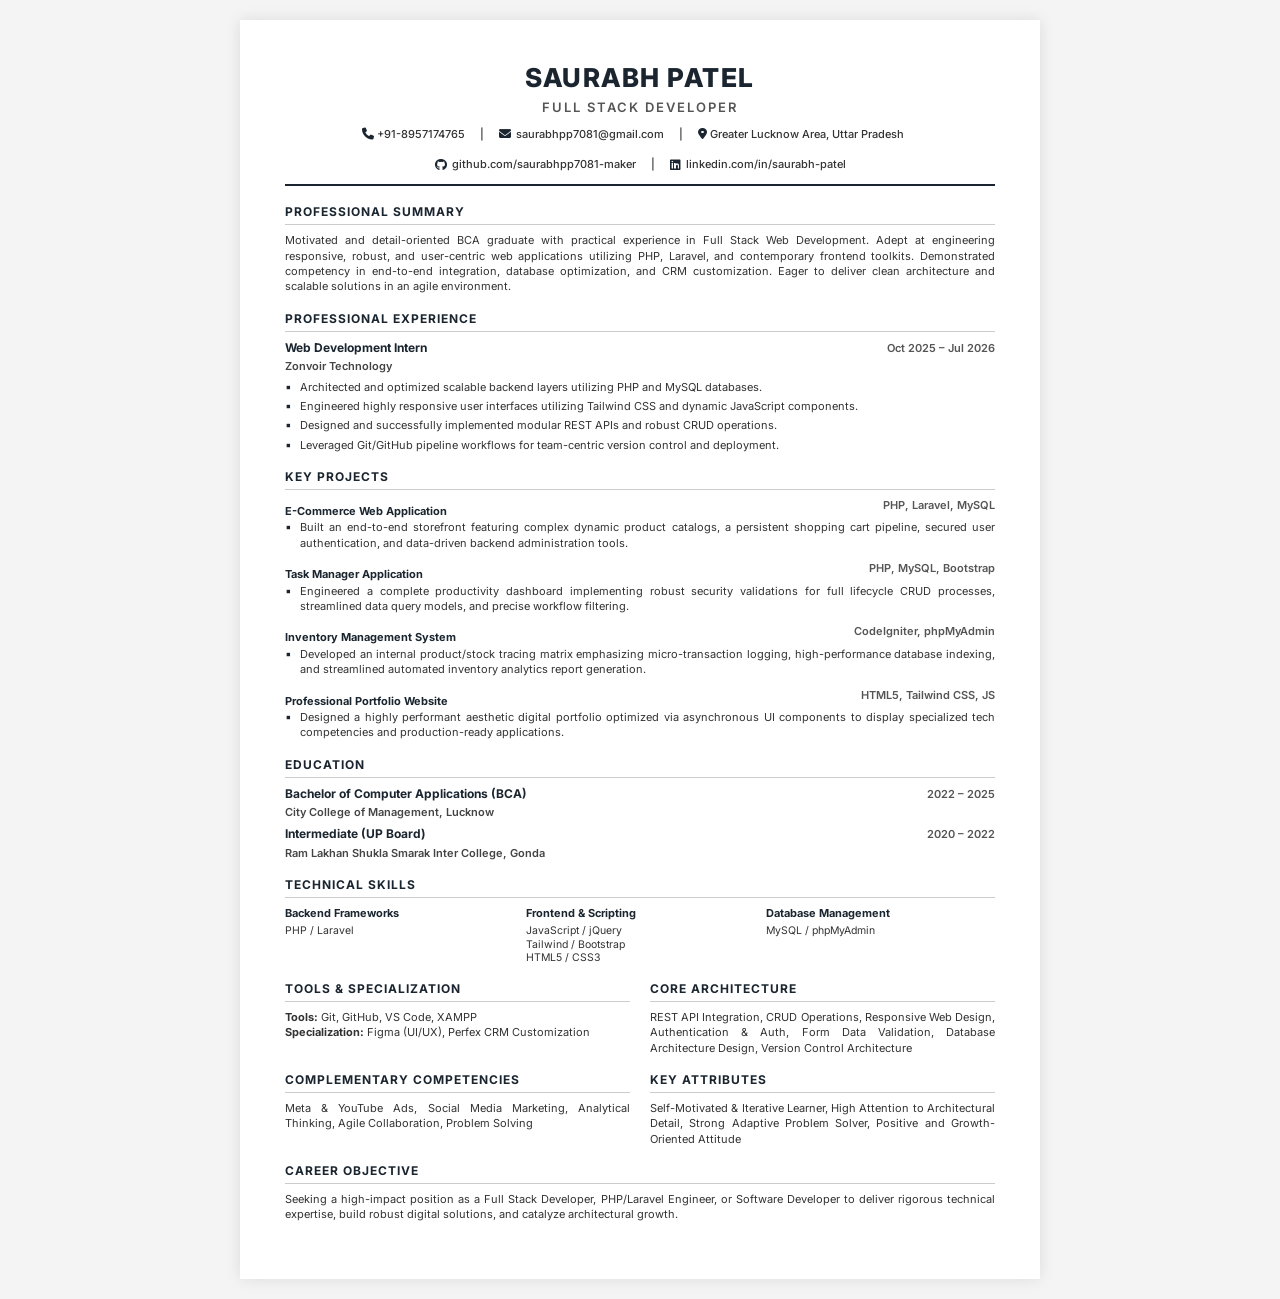
<file: upload/Saurabh-Patel-CV.html>
<!DOCTYPE html>
<html lang="en">
<head>
    <meta charset="UTF-8">
    <meta name="viewport" content="width=device-width, initial-scale=1.0">
    <title>Saurabh Patel - Resume</title>
    <!-- Font Awesome Icons -->
    <link rel="stylesheet" href="https://cdnjs.cloudflare.com/ajax/libs/font-awesome/6.4.0/css/all.min.css">
    <!-- Google Font -->
    <link href="https://fonts.googleapis.com/css2?family=Inter:wght@300;400;500;600;700;800&display=swap" rel="stylesheet">
    <style>
        * {
            box-sizing: border-box;
            margin: 0;
            padding: 0;
            font-family: 'Inter', sans-serif;
        }

        body {
            background-color: #f4f4f4;
            color: #222;
            line-height: 1.4;
            display: flex;
            justify-content: center;
            padding: 20px;
        }

        .resume-container {
            background: #fff;
            width: 800px;
            padding: 40px 45px;
            box-shadow: 0 0 15px rgba(0,0,0,0.1);
        }

        /* Header */
        header {
            text-align: center;
            border-bottom: 2px solid #1a252f;
            padding-bottom: 12px;
            margin-bottom: 18px;
        }

        header h1 {
            font-size: 26px;
            font-weight: 800;
            letter-spacing: 1.5px;
            color: #1a252f;
            text-transform: uppercase;
        }

        header h2 {
            font-size: 13px;
            font-weight: 600;
            letter-spacing: 2px;
            color: #555;
            margin-top: 2px;
            margin-bottom: 10px;
            text-transform: uppercase;
        }

        .contact-info {
            display: flex;
            justify-content: center;
            flex-wrap: wrap;
            gap: 15px;
            font-size: 11px;
            font-weight: 500;
            color: #333;
        }

        .contact-info item, .contact-info a {
            color: #333;
            text-decoration: none;
            display: flex;
            align-items: center;
            gap: 5px;
        }

        .contact-info i {
            font-size: 12px;
            color: #1a252f;
        }

        /* Sections */
        section {
            margin-bottom: 16px;
        }

        .section-title {
            font-size: 12px;
            font-weight: 700;
            letter-spacing: 1px;
            color: #1a252f;
            border-bottom: 1px solid #ccc;
            padding-bottom: 3px;
            margin-bottom: 8px;
            text-transform: uppercase;
        }

        p {
            font-size: 11px;
            color: #333;
            text-align: justify;
        }

        /* Experience & Projects Header */
        .job-header {
            display: flex;
            justify-content: space-between;
            align-items: baseline;
            margin-bottom: 3px;
        }

        .job-title {
            font-size: 12px;
            font-weight: 700;
            color: #1a252f;
        }

        .company-name {
            font-size: 11px;
            font-weight: 600;
            color: #444;
            margin-bottom: 5px;
        }

        .date {
            font-size: 11px;
            font-weight: 600;
            color: #555;
        }

        .project-item {
            margin-bottom: 10px;
        }

        .project-title {
            font-size: 11px;
            font-weight: 700;
            color: #1a252f;
        }

        .project-tech {
            font-size: 11px;
            font-weight: 600;
            color: #555;
            float: right;
        }

        /* Lists */
        ul {
            list-style: none;
            padding-left: 0;
        }

        ul li {
            position: relative;
            padding-left: 15px;
            font-size: 11px;
            color: #333;
            margin-bottom: 4px;
            text-align: justify;
        }

        ul li::before {
            content: "▪";
            position: absolute;
            left: 0;
            top: -1px;
            font-size: 12px;
            color: #1a252f;
        }

        /* Grid Layouts for Skills */
        .skills-grid {
            display: grid;
            grid-template-columns: repeat(3, 1fr);
            gap: 12px;
        }

        .skill-box h4 {
            font-size: 11px;
            font-weight: 700;
            color: #1a252f;
            margin-bottom: 3px;
        }

        .skill-box p {
            font-size: 10.5px;
            line-height: 1.3;
        }

        .two-column {
            display: grid;
            grid-template-columns: 1fr 1fr;
            gap: 20px;
        }

        /* Print Media Query */
        @media print {
            body {
                background: none;
                padding: 0;
            }
            .resume-container {
                box-shadow: none;
                width: 100%;
                padding: 20px;
            }
        }
    </style>
</head>
<body>

<div class="resume-container">
    <!-- Header -->
    <header>
        <h1>SAURABH PATEL</h1>
        <h2>FULL STACK DEVELOPER</h2>
        <div class="contact-info">
            <span><i class="fa-solid fa-phone"></i> +91-8957174765</span>
            <span>|</span>
            <a href="mailto:saurabhpp7081@gmail.com"><i class="fa-solid fa-envelope"></i> saurabhpp7081@gmail.com</a>
            <span>|</span>
            <span><i class="fa-solid fa-location-dot"></i> Greater Lucknow Area, Uttar Pradesh</span>
            <br>
            <a href="https://github.com/saurabhpp7081-maker" target="_blank"><i class="fa-brands fa-github"></i> github.com/saurabhpp7081-maker</a>
            <span>|</span>
            <a href="https://linkedin.com/in/saurabh-patel" target="_blank"><i class="fa-brands fa-linkedin"></i> linkedin.com/in/saurabh-patel</a>
        </div>
    </header>

    <!-- Professional Summary -->
    <section>
        <div class="section-title">PROFESSIONAL SUMMARY</div>
        <p>Motivated and detail-oriented BCA graduate with practical experience in Full Stack Web Development. Adept at engineering responsive, robust, and user-centric web applications utilizing PHP, Laravel, and contemporary frontend toolkits. Demonstrated competency in end-to-end integration, database optimization, and CRM customization. Eager to deliver clean architecture and scalable solutions in an agile environment.</p>
    </section>

    <!-- Professional Experience -->
    <section>
        <div class="section-title">PROFESSIONAL EXPERIENCE</div>
        <div class="job-header">
            <span class="job-title">Web Development Intern</span>
            <span class="date">Oct 2025 – Jul 2026</span>
        </div>
        <div class="company-name">Zonvoir Technology</div>
        <ul>
            <li>Architected and optimized scalable backend layers utilizing PHP and MySQL databases.</li>
            <li>Engineered highly responsive user interfaces utilizing Tailwind CSS and dynamic JavaScript components.</li>
            <li>Designed and successfully implemented modular REST APIs and robust CRUD operations.</li>
            <li>Leveraged Git/GitHub pipeline workflows for team-centric version control and deployment.</li>
        </ul>
    </section>

    <!-- Key Projects -->
    <section>
        <div class="section-title">KEY PROJECTS</div>
        
        <div class="project-item">
            <div>
                <span class="project-title">E-Commerce Web Application</span>
                <span class="project-tech">PHP, Laravel, MySQL</span>
            </div>
            <ul>
                <li>Built an end-to-end storefront featuring complex dynamic product catalogs, a persistent shopping cart pipeline, secured user authentication, and data-driven backend administration tools.</li>
            </ul>
        </div>

        <div class="project-item">
            <div>
                <span class="project-title">Task Manager Application</span>
                <span class="project-tech">PHP, MySQL, Bootstrap</span>
            </div>
            <ul>
                <li>Engineered a complete productivity dashboard implementing robust security validations for full lifecycle CRUD processes, streamlined data query models, and precise workflow filtering.</li>
            </ul>
        </div>

        <div class="project-item">
            <div>
                <span class="project-title">Inventory Management System</span>
                <span class="project-tech">CodeIgniter, phpMyAdmin</span>
            </div>
            <ul>
                <li>Developed an internal product/stock tracing matrix emphasizing micro-transaction logging, high-performance database indexing, and streamlined automated inventory analytics report generation.</li>
            </ul>
        </div>

        <div class="project-item">
            <div>
                <span class="project-title">Professional Portfolio Website</span>
                <span class="project-tech">HTML5, Tailwind CSS, JS</span>
            </div>
            <ul>
                <li>Designed a highly performant aesthetic digital portfolio optimized via asynchronous UI components to display specialized tech competencies and production-ready applications.</li>
            </ul>
        </div>
    </section>

    <!-- Education -->
    <section>
        <div class="section-title">EDUCATION</div>
        <div class="job-header">
            <span class="job-title">Bachelor of Computer Applications (BCA)</span>
            <span class="date">2022 – 2025</span>
        </div>
        <div class="company-name">City College of Management, Lucknow</div>
        
        <div class="job-header" style="margin-top: 5px;">
            <span class="job-title">Intermediate (UP Board)</span>
            <span class="date">2020 – 2022</span>
        </div>
        <div class="company-name">Ram Lakhan Shukla Smarak Inter College, Gonda</div>
    </section>

    <!-- Technical Skills -->
    <section>
        <div class="section-title">TECHNICAL SKILLS</div>
        <div class="skills-grid">
            <div class="skill-box">
                <h4>Backend Frameworks</h4>
                <p>PHP / Laravel</p>
            </div>
            <div class="skill-box">
                <h4>Frontend & Scripting</h4>
                <p>JavaScript / jQuery<br>Tailwind / Bootstrap<br>HTML5 / CSS3</p>
            </div>
            <div class="skill-box">
                <h4>Database Management</h4>
                <p>MySQL / phpMyAdmin</p>
            </div>
        </div>
    </section>

    <!-- Tools & Specialization / Architecture -->
    <section>
        <div class="two-column">
            <div>
                <div class="section-title">TOOLS & SPECIALIZATION</div>
                <p><strong>Tools:</strong> Git, GitHub, VS Code, XAMPP</p>
                <p><strong>Specialization:</strong> Figma (UI/UX), Perfex CRM Customization</p>
            </div>
            <div>
                <div class="section-title">CORE ARCHITECTURE</div>
                <p>REST API Integration, CRUD Operations, Responsive Web Design, Authentication & Auth, Form Data Validation, Database Architecture Design, Version Control Architecture</p>
            </div>
        </div>
    </section>

    <!-- Complementary & Key Attributes -->
    <section>
        <div class="two-column">
            <div>
                <div class="section-title">COMPLEMENTARY COMPETENCIES</div>
                <p>Meta & YouTube Ads, Social Media Marketing, Analytical Thinking, Agile Collaboration, Problem Solving</p>
            </div>
            <div>
                <div class="section-title">KEY ATTRIBUTES</div>
                <p>Self-Motivated & Iterative Learner, High Attention to Architectural Detail, Strong Adaptive Problem Solver, Positive and Growth-Oriented Attitude</p>
            </div>
        </div>
    </section>

    <!-- Career Objective -->
    <section>
        <div class="section-title">CAREER OBJECTIVE</div>
        <p>Seeking a high-impact position as a Full Stack Developer, PHP/Laravel Engineer, or Software Developer to deliver rigorous technical expertise, build robust digital solutions, and catalyze architectural growth.</p>
    </section>
</div>

</body>
</html>
</file>
<file: style.css>
*,
*::before,
*::after {
  box-sizing: border-box;
}

:root {
  --bg: #030712;
  --surface: rgba(8, 15, 30, 0.74);
  --surface-strong: rgba(11, 20, 38, 0.94);
  --surface-border: rgba(0, 245, 255, 0.16);
  --text: #f8fafc;
  --muted: #94a3b8;
  --accent: #00f5ff;
  --accent-2: #38bdf8;
  --accent-3: #10b981;
  --accent-purple: #a855f7;
  --accent-glow: rgba(0, 245, 255, 0.45);
  --shadow: 0 25px 60px rgba(0, 0, 0, 0.65);
  --radius-xl: 34px;
  --radius-lg: 26px;
  --radius-md: 20px;
  --radius-sm: 14px;
  --container: 1180px;
  --mouse-x: 50%;
  --mouse-y: 50%;
  --tilt-x: 0deg;
  --tilt-y: 0deg;
}

html {
  scroll-behavior: smooth;
  width: 100%;
  max-width: 100vw;
  overflow-x: hidden;
}

body {
  margin: 0;
  width: 100%;
  max-width: 100vw;
  min-width: 320px;
  overflow-x: hidden;
  color: var(--text);
  font-family: "Manrope", sans-serif;
  background-color: var(--bg);
  background-image:
    radial-gradient(circle at 12% 14%, rgba(0, 245, 255, 0.12), transparent 28%),
    radial-gradient(circle at 88% 18%, rgba(168, 85, 247, 0.12), transparent 26%),
    radial-gradient(circle at 50% 75%, rgba(16, 185, 129, 0.08), transparent 32%),
    linear-gradient(180deg, #030712 0%, #060b18 50%, #030712 100%);
  background-attachment: fixed;
}

body::before {
  content: "";
  position: fixed;
  inset: 0;
  background-image:
    linear-gradient(rgba(255, 255, 255, 0.02) 1px, transparent 1px),
    linear-gradient(90deg, rgba(255, 255, 255, 0.02) 1px, transparent 1px);
  background-size: 72px 72px;
  mask-image: linear-gradient(180deg, black, transparent 94%);
  pointer-events: none;
}

img {
  display: block;
  max-width: 100%;
}

a {
  color: inherit;
  text-decoration: none;
}

button,
input,
textarea {
  font: inherit;
}

button {
  cursor: pointer;
}

body,
.topbar,
.project-card,
.service-card,
.process-card,
.tech-card,
.timeline-card,
.stat-card,
.resume-panel,
.testimonial-card,
.repo-card,
.contact-card,
.contact-form,
.contact-form-wrap {
  transition:
    background 240ms ease,
    color 240ms ease,
    border-color 240ms ease,
    box-shadow 240ms ease,
    transform 220ms ease;
}

body[data-theme="light"] {
  --bg: #f8fafc;
  --surface: #ffffff;
  --surface-strong: #ffffff;
  --surface-border: rgba(226, 232, 240, 0.95);
  --text: #0f172a;
  --muted: #64748b;
  --accent: #2563eb;
  --accent-2: #0284c7;
  --accent-3: #f59e0b;
  --accent-purple: #7c3aed;
  --accent-emerald: #059669;
  --shadow: 0 10px 30px -5px rgba(15, 23, 42, 0.06), 0 4px 12px -2px rgba(15, 23, 42, 0.03);
  background:
    radial-gradient(ellipse 90% 50% at 50% -10%, rgba(37, 99, 235, 0.08), transparent 70%),
    radial-gradient(ellipse 60% 40% at 90% 25%, rgba(124, 58, 237, 0.05), transparent 60%),
    radial-gradient(ellipse 60% 40% at 10% 45%, rgba(16, 185, 129, 0.05), transparent 60%),
    #f8fafc;
  color: var(--text);
}

/* 1. Light Mode Background Cleanup (No dirty matrix canvas, scanlines, or video haze) */
body[data-theme="light"]::before,
body[data-theme="light"] .ambient-grid {
  opacity: 0.2;
}

body[data-theme="light"] .matrix-canvas {
  opacity: 0 !important;
  visibility: hidden !important;
  pointer-events: none !important;
}

body[data-theme="light"] .aurora-mesh {
  opacity: 0.22;
  filter: blur(140px);
}

body[data-theme="light"] .video-bg-wrap {
  opacity: 0 !important;
  display: none !important;
}

body[data-theme="light"] .video-scanlines,
body[data-theme="light"] .video-ambient-mesh {
  display: none !important;
}

body[data-theme="light"] .ambient-canvas {
  opacity: 0.25;
}

/* 2. Topbar & Brand in Light Mode */
body[data-theme="light"] .topbar {
  background: rgba(255, 255, 255, 0.88);
  border-bottom: 1px solid rgba(226, 232, 240, 0.9);
  box-shadow: 0 4px 20px rgba(15, 23, 42, 0.05);
}

body[data-theme="light"] .topbar.is-scrolled {
  background: rgba(255, 255, 255, 0.96);
  border-bottom-color: rgba(203, 213, 225, 0.8);
  box-shadow: 0 10px 30px rgba(15, 23, 42, 0.08);
}

body[data-theme="light"] .brand-mark {
  background: linear-gradient(135deg, #2563eb, #7c3aed);
  color: #ffffff;
  box-shadow: 0 4px 14px rgba(37, 99, 235, 0.25);
}

body[data-theme="light"] .brand-copy strong {
  color: #0f172a;
}

body[data-theme="light"] .site-nav a {
  color: #475569;
}

body[data-theme="light"] .site-nav a:hover,
body[data-theme="light"] .site-nav a.is-active {
  color: #2563eb;
}

body[data-theme="light"] .nav-cta {
  background: #f0fdf4;
  border: 1px solid #86efac;
  color: #166534;
}

body[data-theme="light"] .nav-cta:hover {
  background: #16a34a;
  color: #ffffff;
  border-color: #16a34a;
  box-shadow: 0 4px 14px rgba(22, 163, 74, 0.3);
}

/* 3. Topbar Nav Controls in Light Mode */
body[data-theme="light"] .mode-toggle-btn {
  background: #ffffff;
  border: 1px solid #cbd5e1;
  color: #0f172a;
  box-shadow: 0 2px 8px rgba(15, 23, 42, 0.06);
}

body[data-theme="light"] .mode-toggle-btn:hover {
  border-color: #2563eb;
  color: #2563eb;
  box-shadow: 0 0 14px rgba(37, 99, 235, 0.2);
}

body[data-theme="light"] .sound-toggle-btn {
  background: #ffffff;
  border: 1px solid #cbd5e1;
  color: #0f172a;
  box-shadow: 0 2px 8px rgba(15, 23, 42, 0.06);
}

body[data-theme="light"] .sound-toggle-btn:hover {
  border-color: #7c3aed;
  box-shadow: 0 0 14px rgba(124, 58, 237, 0.2);
}

body[data-theme="light"] .sound-toggle-btn.is-active {
  border-color: #10b981;
  background: #ecfdf5;
  box-shadow: 0 0 14px rgba(16, 185, 129, 0.25);
}

body[data-theme="light"] .theme-toggle {
  background: #ffffff;
  border: 1px solid #cbd5e1;
  color: #d97706;
  box-shadow: 0 2px 8px rgba(15, 23, 42, 0.06);
}

body[data-theme="light"] .theme-toggle:hover {
  border-color: #d97706;
  box-shadow: 0 0 14px rgba(217, 119, 6, 0.3);
}

/* 4. Typography & Accents in Light Mode */
body[data-theme="light"] .gradient-text {
  background: linear-gradient(135deg, #0f172a 10%, #2563eb 55%, #7c3aed 95%);
  -webkit-background-clip: text;
  -webkit-text-fill-color: transparent;
}

body[data-theme="light"] .eyebrow {
  color: #2563eb;
}

body[data-theme="light"] .stage-tag {
  background: rgba(37, 99, 235, 0.08);
  border: 1px solid rgba(37, 99, 235, 0.2);
  color: #1e40af;
}

body[data-theme="light"] .terminal-dot {
  background: #2563eb;
  box-shadow: 0 0 8px #2563eb;
}

body[data-theme="light"] .button-primary {
  background: linear-gradient(135deg, #2563eb, #1d4ed8);
  color: #ffffff;
  box-shadow: 0 8px 20px rgba(37, 99, 235, 0.3);
}

body[data-theme="light"] .button-primary:hover {
  box-shadow: 0 12px 28px rgba(37, 99, 235, 0.45);
}

body[data-theme="light"] .button-secondary {
  background: #ffffff;
  border: 1px solid #cbd5e1;
  color: #0f172a;
  box-shadow: 0 2px 8px rgba(15, 23, 42, 0.06);
}

body[data-theme="light"] .button-secondary:hover {
  border-color: #2563eb;
  color: #2563eb;
}

body[data-theme="light"] .hero-status-pill {
  background: #ecfdf5;
  border-color: #a7f3d0;
  color: #065f46;
  box-shadow: 0 2px 10px rgba(16, 185, 129, 0.12);
}

body[data-theme="light"] .floating-badge {
  background: rgba(255, 255, 255, 0.95);
  border: 1px solid #e2e8f0;
  box-shadow: 0 12px 30px rgba(15, 23, 42, 0.1);
  color: #0f172a;
}

body[data-theme="light"] .floating-badge-text strong {
  color: #0f172a;
}

body[data-theme="light"] .floating-badge-text span {
  color: #64748b;
}

/* 5. Cards & Surfaces in Light Mode */
body[data-theme="light"] .hero-stage,
body[data-theme="light"] .project-card,
body[data-theme="light"] .service-card,
body[data-theme="light"] .process-card,
body[data-theme="light"] .tech-card,
body[data-theme="light"] .timeline-card,
body[data-theme="light"] .stat-card,
body[data-theme="light"] .repo-card,
body[data-theme="light"] .testimonial-card,
body[data-theme="light"] .about-image-card,
body[data-theme="light"] .about-quote-card,
body[data-theme="light"] .metrics-card,
body[data-theme="light"] .cta-panel,
body[data-theme="light"] .contact-card,
body[data-theme="light"] .contact-form-wrap,
body[data-theme="light"] .urgency-panel {
  background: #ffffff;
  border: 1px solid rgba(226, 232, 240, 0.95);
  box-shadow: 0 10px 30px -5px rgba(15, 23, 42, 0.05), 0 4px 12px -2px rgba(15, 23, 42, 0.03);
}

body[data-theme="light"] .project-card:hover,
body[data-theme="light"] .service-card:hover,
body[data-theme="light"] .tech-card:hover,
body[data-theme="light"] .timeline-card:hover,
body[data-theme="light"] .repo-card:hover,
body[data-theme="light"] .testimonial-card:hover,
body[data-theme="light"] .stat-card:hover {
  transform: translateY(-5px);
  border-color: rgba(37, 99, 235, 0.4);
  box-shadow: 0 20px 40px -10px rgba(15, 23, 42, 0.1), 0 0 0 1px rgba(37, 99, 235, 0.2);
}

/* Fix Card Headings Turning Invisible White on Hover */
body[data-theme="light"] .project-card:hover .project-content h3,
body[data-theme="light"] .service-card:hover h3,
body[data-theme="light"] .process-card:hover h3,
body[data-theme="light"] .tech-card:hover strong,
body[data-theme="light"] .stat-card:hover .stat-number {
  color: #0f172a !important;
}

body[data-theme="light"] .project-card h3,
body[data-theme="light"] .service-card h3,
body[data-theme="light"] .process-card h3,
body[data-theme="light"] .section-heading h2,
body[data-theme="light"] .about-panel h2 {
  color: #0f172a;
}

body[data-theme="light"] .project-card p,
body[data-theme="light"] .service-card p,
body[data-theme="light"] .process-card p,
body[data-theme="light"] .section-heading p,
body[data-theme="light"] .about-panel p {
  color: #475569;
}

/* Card Spotlight in Light Mode */
body[data-theme="light"] .hero-stage::before,
body[data-theme="light"] .stage-card::before,
body[data-theme="light"] .metric-block::before,
body[data-theme="light"] .project-card::before,
body[data-theme="light"] .service-card::before,
body[data-theme="light"] .tech-card::before,
body[data-theme="light"] .timeline-card::before,
body[data-theme="light"] .stat-card::before,
body[data-theme="light"] .repo-card::before,
body[data-theme="light"] .process-card::before,
body[data-theme="light"] .contact-card::before {
  background: radial-gradient(
    360px circle at var(--mouse-x, 50%) var(--mouse-y, 50%),
    rgba(37, 99, 235, 0.18),
    rgba(124, 58, 237, 0.09) 35%,
    transparent 68%
  );
}

/* 6. Project Visual & Image Treatment (Eliminates Dark Pillarbox Boxes) */
body[data-theme="light"] .project-visual {
  background: #f1f5f9;
  border-bottom: 1px solid #e2e8f0;
}

body[data-theme="light"] .project-card-featured .project-visual {
  border-bottom: none;
  border-right: 1px solid #e2e8f0;
}

body[data-theme="light"] .project-visual-overlay::after {
  background: linear-gradient(180deg, transparent 40%, rgba(15, 23, 42, 0.45));
}

body[data-theme="light"] .tag-row span,
body[data-theme="light"] .intro-tags span,
body[data-theme="light"] .problem-pill,
body[data-theme="light"] .filter-chip,
body[data-theme="light"] .skills-cloud span {
  background: #f1f5f9;
  border: 1px solid #e2e8f0;
  color: #334155;
}

body[data-theme="light"] .filter-chip:hover {
  background: #e2e8f0;
  color: #0f172a;
}

body[data-theme="light"] .filter-chip.is-active {
  background: #2563eb;
  border-color: #2563eb;
  color: #ffffff;
}

body[data-theme="light"] .stage-card,
body[data-theme="light"] .metric-block {
  background: #f8fafc;
  border: 1px solid #e2e8f0;
}

body[data-theme="light"] .stage-card strong,
body[data-theme="light"] .metric-block strong {
  color: #0f172a;
}

body[data-theme="light"] .card-label,
body[data-theme="light"] .metric-block span {
  color: #64748b;
}

/* 7. 3D Orbiting Stage in Light Mode */
body[data-theme="light"] .orbit-path-outer {
  border-color: rgba(37, 99, 235, 0.25);
}

body[data-theme="light"] .orbit-path-inner {
  border-color: rgba(124, 58, 237, 0.25);
}

body[data-theme="light"] .orbit-badge {
  background: rgba(255, 255, 255, 0.95);
  box-shadow: 0 4px 16px rgba(15, 23, 42, 0.12);
}

body[data-theme="light"] .cyber-scanline-beam {
  background: linear-gradient(90deg, transparent, rgba(37, 99, 235, 0.7), #fff, rgba(37, 99, 235, 0.7), transparent);
  box-shadow: 0 0 14px rgba(37, 99, 235, 0.5);
}

/* 8. VS Code Live Editor Mockup in Light Mode */
body[data-theme="light"] .cyber-editor-window {
  background: #0b0f19;
  border: 1px solid #cbd5e1;
  box-shadow: 0 20px 45px -10px rgba(15, 23, 42, 0.2);
}

/* 9. Interactive Before & After Slider in Light Mode */
body[data-theme="light"] .before-after-box {
  background: #ffffff;
  border: 1px solid #cbd5e1;
  box-shadow: 0 18px 40px rgba(15, 23, 42, 0.1);
}

body[data-theme="light"] .ba-before {
  background: linear-gradient(145deg, #fff5f5, #fee2e2);
}

body[data-theme="light"] .broken-header-bar {
  background: #fee2e2;
  border: 1px dashed rgba(239, 68, 68, 0.4);
  color: #991b1b;
}

body[data-theme="light"] .err-box {
  background: #ffffff;
  border: 1px dashed rgba(239, 68, 68, 0.35);
  color: #991b1b;
  box-shadow: 0 2px 6px rgba(239, 68, 68, 0.06);
}

body[data-theme="light"] .ba-after {
  background: linear-gradient(145deg, #f0fdf4, #dcfce7);
  border-right: 2px solid #059669;
  box-shadow: 4px 0 24px rgba(5, 150, 105, 0.25);
}

body[data-theme="light"] .fixed-header-bar {
  background: #dcfce7;
  border: 1px solid rgba(16, 185, 129, 0.4);
  color: #065f46;
}

body[data-theme="light"] .success-box {
  background: #ffffff;
  border: 1px solid rgba(16, 185, 129, 0.35);
  color: #065f46;
  box-shadow: 0 2px 6px rgba(16, 185, 129, 0.06);
}

body[data-theme="light"] .ba-divider {
  background: #0f172a;
  box-shadow: 0 0 16px rgba(5, 150, 105, 0.45);
}

body[data-theme="light"] .ba-handle-btn {
  background: #ffffff;
  border: 2.5px solid #059669;
  color: #059669;
  box-shadow: 0 4px 14px rgba(15, 23, 42, 0.15);
}

body[data-theme="light"] .ba-hint {
  color: #64748b;
}

/* 10. Border Beam in Light Mode */
body[data-theme="light"] .border-beam-card::before {
  background: conic-gradient(
    from var(--beam-angle),
    transparent 0%,
    transparent 65%,
    #2563eb 78%,
    #7c3aed 92%,
    transparent 100%
  );
}

/* 11. Form Inputs & Floating Controls in Light Mode */
body[data-theme="light"] .contact-form input,
body[data-theme="light"] .contact-form textarea {
  color: #0f172a;
  background: #f8fafc;
  border: 1px solid #cbd5e1;
}

body[data-theme="light"] .contact-form input:focus,
body[data-theme="light"] .contact-form textarea:focus {
  border-color: #2563eb;
  background: #ffffff;
  box-shadow: 0 0 0 3px rgba(37, 99, 235, 0.15);
}

body[data-theme="light"] .contact-form label span {
  color: #334155;
}

body[data-theme="light"] .menu-toggle span {
  background: #0f172a;
}

body[data-theme="light"] .scroll-top-btn {
  background: #ffffff;
  border: 1px solid #cbd5e1;
  color: #0f172a;
  box-shadow: 0 4px 14px rgba(15, 23, 42, 0.1);
}

body[data-theme="light"] .whatsapp-tooltip {
  background: #ffffff;
  color: #0f172a;
  border: 1px solid #e2e8f0;
  box-shadow: 0 8px 24px rgba(15, 23, 42, 0.1);
}

.site-shell {
  position: relative;
  width: 100%;
  max-width: 100vw;
  overflow-x: hidden;
}

/* =========================================================
   CODING BACKGROUND VIDEO STYLES
   ========================================================= */
.video-bg-wrap {
  position: fixed;
  inset: 0;
  width: 100%;
  height: 100%;
  overflow: hidden;
  z-index: 0;
  pointer-events: none;
}

.code-bg-video {
  position: absolute;
  top: 50%;
  left: 50%;
  min-width: 100%;
  min-height: 100%;
  width: auto;
  height: auto;
  transform: translate(-50%, -50%) scale(1.06);
  object-fit: cover;
  opacity: 0.32;
  filter: contrast(1.2) brightness(0.9) saturate(1.4) hue-rotate(170deg);
  transition: opacity 0.5s ease, filter 0.5s ease;
}

body[data-video="off"] .code-bg-video {
  opacity: 0 !important;
}

body[data-theme="light"] .code-bg-video {
  opacity: 0.12;
  filter: contrast(1.1) brightness(1.2) saturate(1.1) hue-rotate(180deg);
}

.video-overlay-gradient {
  position: absolute;
  inset: 0;
  background:
    radial-gradient(ellipse 90% 60% at 50% 10%, rgba(0, 245, 255, 0.08), transparent 70%),
    radial-gradient(ellipse 70% 50% at 85% 40%, rgba(168, 85, 247, 0.09), transparent 60%),
    linear-gradient(180deg, rgba(3, 7, 18, 0.76) 0%, rgba(3, 7, 18, 0.88) 50%, rgba(4, 9, 24, 0.96) 100%);
  pointer-events: none;
}

body[data-theme="light"] .video-overlay-gradient {
  background:
    radial-gradient(ellipse 90% 60% at 50% 10%, rgba(36, 107, 254, 0.06), transparent 70%),
    linear-gradient(180deg, rgba(248, 251, 255, 0.86) 0%, rgba(238, 245, 251, 0.92) 50%, rgba(248, 251, 255, 0.98) 100%);
}

.video-scanlines {
  position: absolute;
  inset: 0;
  background: linear-gradient(
    rgba(255, 255, 255, 0) 50%,
    rgba(0, 0, 0, 0.3) 50%
  );
  background-size: 100% 4px;
  pointer-events: none;
  opacity: 0.22;
}

.video-ambient-mesh {
  position: absolute;
  inset: 0;
  background-image:
    linear-gradient(rgba(0, 245, 255, 0.035) 1px, transparent 1px),
    linear-gradient(90deg, rgba(0, 245, 255, 0.035) 1px, transparent 1px);
  background-size: 56px 56px;
  mask-image: radial-gradient(circle at center, black 30%, transparent 88%);
  pointer-events: none;
}

/* Ambient canvas particle background */
.ambient-canvas {
  position: fixed;
  inset: 0;
  width: 100%;
  height: 100%;
  pointer-events: none;
  z-index: 0;
  opacity: 0.75;
}

body[data-theme="light"] .ambient-canvas {
  opacity: 0.35;
}

/* Scroll progress bar */
.scroll-progress-bar {
  position: fixed;
  top: 0;
  left: 0;
  width: 0%;
  height: 3px;
  background: linear-gradient(90deg, var(--accent) 0%, var(--accent-2) 35%, var(--accent-purple) 70%, var(--accent-3) 100%);
  box-shadow: 0 0 16px var(--accent), 0 0 8px var(--accent-purple);
  z-index: 99999;
  pointer-events: none;
  transition: width 0.08s linear;
}

/* Interactive custom cursor */
@media (pointer: fine) and (hover: hover) {
  .cursor-glow {
    position: fixed;
    top: 0;
    left: 0;
    width: 440px;
    height: 440px;
    border-radius: 50%;
    background: radial-gradient(circle, rgba(158, 244, 208, 0.08) 0%, rgba(104, 191, 255, 0.04) 38%, transparent 70%);
    pointer-events: none;
    z-index: 1;
    transform: translate(-50%, -50%);
    will-change: transform;
    transition: opacity 0.3s ease;
  }

  .cursor-dot {
    position: fixed;
    top: 0;
    left: 0;
    width: 8px;
    height: 8px;
    border-radius: 50%;
    background: var(--accent);
    box-shadow: 0 0 12px var(--accent), 0 0 20px rgba(158, 244, 208, 0.6);
    pointer-events: none;
    z-index: 9999;
    transform: translate(-50%, -50%);
    will-change: transform;
    transition: width 0.22s cubic-bezier(0.34, 1.56, 0.64, 1), height 0.22s cubic-bezier(0.34, 1.56, 0.64, 1), background 0.2s ease, border 0.2s ease;
  }

  body.cursor-hover .cursor-dot {
    width: 38px;
    height: 38px;
    background: rgba(158, 244, 208, 0.16);
    border: 1.5px solid var(--accent);
    box-shadow: 0 0 24px rgba(158, 244, 208, 0.45);
    backdrop-filter: blur(2px);
  }
}

@media (pointer: coarse) or (hover: none) {
  .cursor-glow,
  .cursor-dot {
    display: none !important;
  }
}

.ambient {
  position: fixed;
  border-radius: 999px;
  filter: blur(88px);
  pointer-events: none;
  opacity: 0.5;
  z-index: 0;
}

@keyframes orbPulse1 {
  0%, 100% { transform: translate(0, 0) scale(1); opacity: 0.45; }
  50% { transform: translate(45px, 35px) scale(1.18); opacity: 0.68; }
}

@keyframes orbPulse2 {
  0%, 100% { transform: translate(0, 0) scale(1); opacity: 0.4; }
  50% { transform: translate(-40px, -30px) scale(1.22); opacity: 0.62; }
}

@keyframes orbPulse3 {
  0%, 100% { transform: translate(0, 0) scale(1); opacity: 0.35; }
  50% { transform: translate(35px, -40px) scale(1.15); opacity: 0.58; }
}

.ambient-one {
  top: 5rem;
  left: -4rem;
  width: 18rem;
  height: 18rem;
  background: rgba(104, 191, 255, 0.14);
  animation: orbPulse1 12s ease-in-out infinite;
}

.ambient-two {
  right: -2rem;
  top: 20rem;
  width: 14rem;
  height: 14rem;
  background: rgba(158, 244, 208, 0.12);
  animation: orbPulse2 15s ease-in-out infinite 2s;
}

.ambient-three {
  right: 7rem;
  bottom: 4rem;
  width: 18rem;
  height: 18rem;
  background: rgba(255, 181, 107, 0.1);
  animation: orbPulse3 18s ease-in-out infinite 4s;
}

.ambient-grid {
  position: fixed;
  inset: 0;
  background-image:
    linear-gradient(rgba(255, 255, 255, 0.022) 1px, transparent 1px),
    linear-gradient(90deg, rgba(255, 255, 255, 0.022) 1px, transparent 1px);
  background-size: 72px 72px;
  mask-image: radial-gradient(circle at center, black 22%, transparent 84%);
  pointer-events: none;
}

.container {
  position: relative;
  z-index: 1;
  width: min(var(--container), calc(100% - 2rem));
  margin: 0 auto;
}

.section {
  padding: 5.75rem 0;
}

.eyebrow {
  margin: 0 0 1rem;
  color: var(--accent);
  font-size: 0.84rem;
  font-weight: 800;
  letter-spacing: 0.16em;
  text-transform: uppercase;
  text-shadow: 0 0 16px rgba(0, 245, 255, 0.45);
  display: inline-flex;
  align-items: center;
  gap: 0.5rem;
}

.eyebrow::before {
  content: "//";
  color: var(--accent-purple);
  font-family: monospace;
  font-weight: 900;
}

@keyframes textShimmer {
  0% { background-position: 0% 50%; }
  50% { background-position: 100% 50%; }
  100% { background-position: 0% 50%; }
}

.gradient-text {
  background: linear-gradient(135deg, #00f5ff 0%, #38bdf8 25%, #a855f7 50%, #10b981 75%, #00f5ff 100%);
  background-size: 260% auto;
  -webkit-background-clip: text;
  background-clip: text;
  color: transparent;
  animation: textShimmer 6s ease infinite;
  filter: drop-shadow(0 0 25px rgba(0, 245, 255, 0.3));
}

.topbar {
  position: sticky;
  top: 0;
  z-index: 40;
  backdrop-filter: blur(20px);
  -webkit-backdrop-filter: blur(20px);
  background: rgba(3, 7, 18, 0.72);
  border-bottom: 1px solid rgba(0, 245, 255, 0.12);
  transition: background 0.35s ease, border-color 0.35s ease, box-shadow 0.35s ease;
}

.topbar.is-scrolled {
  background: rgba(3, 7, 18, 0.94);
  border-bottom-color: rgba(0, 245, 255, 0.28);
  box-shadow: 0 18px 50px rgba(0, 0, 0, 0.7), 0 0 35px rgba(0, 245, 255, 0.1);
}

.navbar {
  display: flex;
  align-items: center;
  justify-content: space-between;
  gap: 1rem;
  min-height: 5rem;
}

.brand {
  display: inline-flex;
  align-items: center;
  gap: 0.9rem;
  font-weight: 800;
  transition: transform 0.25s ease;
}

.brand:hover {
  transform: translateY(-1px);
}

.brand-mark {
  display: inline-grid;
  place-items: center;
  width: 2.85rem;
  height: 2.85rem;
  border-radius: 50%;
  background: linear-gradient(135deg, var(--accent) 0%, var(--accent-purple) 100%);
  color: #030712;
  font-family: "Syne", sans-serif;
  font-weight: 900;
  transition: transform 0.4s cubic-bezier(0.34, 1.56, 0.64, 1), box-shadow 0.4s ease;
  box-shadow: 0 0 20px rgba(0, 245, 255, 0.45);
}

.brand:hover .brand-mark {
  transform: rotate(15deg) scale(1.12);
  box-shadow: 0 0 30px rgba(0, 245, 255, 0.75), 0 0 15px rgba(168, 85, 247, 0.5);
}

.brand-text {
  font-family: "Syne", sans-serif;
  font-size: 1.08rem;
  letter-spacing: -0.01em;
}

.nav-links {
  display: flex;
  align-items: center;
  gap: 1.1rem;
}

.nav-links a {
  color: var(--muted);
  font-size: 0.95rem;
  font-weight: 500;
  transition: color 180ms ease, transform 180ms ease, text-shadow 180ms ease;
}

.nav-links a:hover,
.nav-links a:focus-visible,
.nav-links a.is-active {
  color: #ffffff;
  transform: translateY(-1px);
  text-shadow: 0 0 12px rgba(0, 245, 255, 0.5);
}

.nav-cta {
  padding: 0.95rem 1.3rem;
  border-radius: 999px;
  border: 1px solid rgba(0, 245, 255, 0.3) !important;
  background: rgba(0, 245, 255, 0.08) !important;
  color: var(--accent) !important;
  font-weight: 700 !important;
  box-shadow: 0 0 18px rgba(0, 245, 255, 0.15);
  transition: all 0.25s ease !important;
}

.nav-cta:hover {
  background: rgba(0, 245, 255, 0.18) !important;
  box-shadow: 0 0 28px rgba(0, 245, 255, 0.45) !important;
  transform: translateY(-2px) scale(1.03) !important;
}

.nav-controls {
  display: flex;
  align-items: center;
  gap: 0.65rem;
}

.video-toggle,
.theme-toggle {
  display: inline-flex;
  align-items: center;
  justify-content: center;
  flex: 0 0 2.35rem;
  width: 2.35rem;
  height: 2.35rem;
  border: 1px solid rgba(0, 245, 255, 0.25);
  border-radius: 50%;
  color: var(--accent);
  background: rgba(8, 15, 30, 0.72);
  backdrop-filter: blur(16px);
  box-shadow: 0 0 16px rgba(0, 245, 255, 0.15);
  transition: transform 0.25s ease, border-color 0.25s ease, box-shadow 0.25s ease, color 0.25s ease;
}

.video-toggle:hover,
.theme-toggle:hover {
  transform: scale(1.1);
  border-color: var(--accent);
  box-shadow: 0 0 24px rgba(0, 245, 255, 0.5);
}

.video-toggle.is-off {
  opacity: 0.55;
  border-color: rgba(255, 255, 255, 0.15);
  color: var(--muted);
  box-shadow: none;
}

.theme-toggle-icon,
.video-toggle-icon {
  font-size: 1.15rem;
  line-height: 1;
}

.menu-toggle {
  display: none;
  width: 3rem;
  height: 3rem;
  padding: 0;
  border: 1px solid rgba(255, 255, 255, 0.12);
  border-radius: 50%;
  background: rgba(255, 255, 255, 0.04);
}

.menu-toggle span {
  display: block;
  width: 1.1rem;
  height: 2px;
  margin: 0.32rem auto;
  background: white;
  transition: transform 180ms ease;
}

.menu-toggle.is-open span:first-child {
  transform: translateY(0.34rem) rotate(45deg);
}

.menu-toggle.is-open span:last-child {
  transform: translateY(-0.34rem) rotate(-45deg);
}

.hero {
  padding-top: 3.5rem;
}

.hero-grid,
.about-grid,
.contact-grid {
  display: grid;
  grid-template-columns: minmax(0, 1fr) minmax(0, 1fr);
  gap: 2rem;
  align-items: center;
}

.hero-grid-strong {
  align-items: start;
}

.hero-copy h1,
.section-heading h2,
.about-panel h2,
.contact-copy h2,
.cta-copy h2,
.urgency-copy h2 {
  margin: 0;
  font-family: "Syne", sans-serif;
  line-height: 0.98;
}

.hero-copy h1 {
  max-width: 10.8ch;
  font-size: clamp(3.2rem, 7vw, 5.35rem);
}

.hero-text,
.section-heading p,
.about-panel p,
.contact-copy p,
.project-content p,
.service-card p,
.process-card p,
.metric-block span,
.contact-card span,
.hero-note,
.footer-row p,
.cta-copy p {
  color: var(--muted);
  line-height: 1.8;
}

.hero-text {
  max-width: 40rem;
  margin: 1.4rem 0 0;
  font-size: 1.04rem;
}

.hero-actions {
  display: flex;
  flex-wrap: wrap;
  gap: 1rem;
  margin-top: 2rem;
}

/* Hero Status Pill */
.hero-status-pill {
  display: inline-flex;
  align-items: center;
  gap: 0.75rem;
  padding: 0.45rem 1.15rem;
  margin-bottom: 1.25rem;
  border-radius: 999px;
  background: rgba(0, 245, 255, 0.08);
  border: 1px solid rgba(0, 245, 255, 0.35);
  color: #00f5ff;
  font-size: 0.84rem;
  font-weight: 700;
  letter-spacing: 0.02em;
  backdrop-filter: blur(14px);
  box-shadow: 0 0 24px rgba(0, 245, 255, 0.2);
  transition: transform 0.3s cubic-bezier(0.34, 1.56, 0.64, 1), border-color 0.3s ease, box-shadow 0.3s ease;
  width: fit-content;
}

.hero-status-pill:hover {
  transform: translateY(-2px) scale(1.02);
  border-color: #00f5ff;
  box-shadow: 0 0 35px rgba(0, 245, 255, 0.45);
}

.live-dot-wrap {
  position: relative;
  display: inline-flex;
  width: 9px;
  height: 9px;
}

.live-dot {
  position: relative;
  display: inline-block;
  width: 9px;
  height: 9px;
  border-radius: 50%;
  background: var(--accent);
  box-shadow: 0 0 8px var(--accent);
}

.live-dot-ping {
  position: absolute;
  top: 0;
  left: 0;
  width: 100%;
  height: 100%;
  border-radius: 50%;
  background: var(--accent);
  animation: pingDot 1.8s cubic-bezier(0, 0, 0.2, 1) infinite;
  opacity: 0.75;
}

@keyframes pingDot {
  75%, 100% {
    transform: scale(2.9);
    opacity: 0;
  }
}

.button {
  position: relative;
  isolation: isolate;
  overflow: hidden;
  display: inline-flex;
  align-items: center;
  gap: 0.55rem;
  justify-content: center;
  min-height: 3.45rem;
  padding: 0 1.65rem;
  border: 0;
  border-radius: 999px;
  font-weight: 800;
  transition: transform 0.25s cubic-bezier(0.34, 1.56, 0.64, 1), box-shadow 0.25s ease, background 0.25s ease, border-color 0.25s ease;
  will-change: transform;
}

.button:hover,
.button:focus-visible {
  transform: translateY(-3px) scale(1.02);
}

.button:active {
  transform: translateY(-1px) scale(0.99);
}

/* Shimmer gleam on hover for buttons */
.button::after {
  content: "";
  position: absolute;
  top: -50%;
  left: -70%;
  width: 45%;
  height: 200%;
  background: linear-gradient(
    90deg,
    transparent,
    rgba(255, 255, 255, 0.3),
    transparent
  );
  transform: rotate(25deg);
  pointer-events: none;
  opacity: 0;
}

.button:hover::after {
  opacity: 1;
  left: 140%;
  transition: left 0.75s ease-in-out;
}

.button-primary {
  color: #030712;
  background: linear-gradient(135deg, #00f5ff 0%, #38bdf8 45%, #10b981 100%);
  background-size: 200% 200%;
  box-shadow: 0 14px 34px rgba(0, 245, 255, 0.38), 0 0 20px rgba(56, 189, 248, 0.25);
  font-weight: 800;
}

.button-primary:hover {
  background-position: 100% 100%;
  box-shadow: 0 20px 48px rgba(0, 245, 255, 0.6), 0 0 35px rgba(16, 185, 129, 0.4);
}

.button-secondary {
  color: var(--text);
  background: rgba(15, 23, 42, 0.65);
  border: 1px solid rgba(0, 245, 255, 0.25);
  backdrop-filter: blur(16px);
}

.button-secondary:hover {
  border-color: #00f5ff;
  background: rgba(0, 245, 255, 0.12);
  box-shadow: 0 12px 30px rgba(0, 0, 0, 0.45), 0 0 25px rgba(0, 245, 255, 0.28);
}

.button-full {
  width: 100%;
}

.button-small {
  min-height: 2.85rem;
  padding: 0 1.15rem;
  font-size: 0.9rem;
}

/* Click ripple */
.ripple {
  position: absolute;
  border-radius: 50%;
  background: rgba(255, 255, 255, 0.35);
  transform: scale(0);
  animation: rippleAnim 0.6s linear;
  pointer-events: none;
}

@keyframes rippleAnim {
  to {
    transform: scale(4);
    opacity: 0;
  }
}

.hero-note {
  display: inline-flex;
  align-items: center;
  gap: 0.7rem;
  margin-top: 1.35rem;
  padding: 0.95rem 1.05rem;
  border-radius: 999px;
  background: rgba(255, 255, 255, 0.04);
  border: 1px solid rgba(255, 255, 255, 0.08);
  transition: transform 0.25s ease, border-color 0.25s ease, box-shadow 0.25s ease;
}

.hero-note:hover {
  transform: translateY(-2px);
  border-color: rgba(158, 244, 208, 0.3);
  box-shadow: 0 8px 24px rgba(0, 0, 0, 0.3);
}

.status-dot {
  width: 0.65rem;
  height: 0.65rem;
  border-radius: 50%;
  background: var(--accent);
  box-shadow: 0 0 0 0 rgba(158, 244, 208, 0.7);
  animation: pulse 2s infinite;
}

.hero-problems,
.intro-tags,
.filter-bar,
.tag-row,
.skills-cloud {
  display: flex;
  flex-wrap: wrap;
  gap: 0.75rem;
}

.problem-pill,
.intro-tags span,
.filter-chip,
.tag-row span,
.skills-cloud span {
  padding: 0.72rem 1rem;
  border-radius: 999px;
  background: rgba(255, 255, 255, 0.05);
  border: 1px solid rgba(255, 255, 255, 0.08);
  transition: transform 0.25s cubic-bezier(0.34, 1.56, 0.64, 1), border-color 0.25s ease, background 0.25s ease, box-shadow 0.25s ease, color 0.25s ease;
  cursor: default;
}

.problem-pill:hover,
.intro-tags span:hover,
.tag-row span:hover,
.skills-cloud span:hover {
  transform: translateY(-3px) scale(1.05);
  border-color: rgba(158, 244, 208, 0.42);
  background: rgba(158, 244, 208, 0.12);
  color: #ffffff;
  box-shadow: 0 8px 24px rgba(0, 0, 0, 0.3), 0 0 16px rgba(158, 244, 208, 0.2);
}

.hero-problems {
  margin-top: 1.2rem;
}

.hero-visual {
  display: grid;
  gap: 1.2rem;
}

.hero-stage,
.metric-block,
.intro-band-inner,
.project-card,
.service-card,
.process-card,
.about-image-card,
.about-quote-card,
.metrics-card,
.cta-panel,
.contact-card,
.contact-form-wrap,
.contact-form,
.urgency-panel {
  position: relative;
  isolation: isolate;
  background: var(--surface);
  border: 1px solid var(--surface-border);
  box-shadow: var(--shadow);
  backdrop-filter: blur(18px);
  -webkit-backdrop-filter: blur(18px);
  transition: transform 0.32s cubic-bezier(0.2, 0.8, 0.2, 1), border-color 0.3s ease, box-shadow 0.32s ease;
}

/* Radiant card spotlight following mouse position */
.hero-stage::before,
.stage-card::before,
.metric-block::before,
.project-card::before,
.service-card::before,
.tech-card::before,
.timeline-card::before,
.stat-card::before,
.repo-card::before,
.process-card::before,
.contact-card::before {
  content: "";
  position: absolute;
  inset: -1px;
  border-radius: inherit;
  padding: 1.5px;
  background: radial-gradient(
    380px circle at var(--mouse-x, 50%) var(--mouse-y, 50%),
    rgba(0, 245, 255, 0.55),
    rgba(168, 85, 247, 0.3) 35%,
    transparent 68%
  );
  -webkit-mask: linear-gradient(#fff 0 0) content-box, linear-gradient(#fff 0 0);
  -webkit-mask-composite: xor;
  mask-composite: exclude;
  pointer-events: none;
  opacity: 0;
  transition: opacity 0.35s ease;
  z-index: 2;
}

.hero-stage::after,
.stage-card::after,
.metric-block::after,
.project-card::after,
.service-card::after,
.tech-card::after,
.timeline-card::after,
.stat-card::after,
.repo-card::after,
.process-card::after,
.contact-card::after {
  content: "";
  position: absolute;
  inset: 0;
  border-radius: inherit;
  background: radial-gradient(
    500px circle at var(--mouse-x, 50%) var(--mouse-y, 50%),
    rgba(0, 245, 255, 0.09),
    rgba(168, 85, 247, 0.04) 42%,
    transparent 74%
  );
  pointer-events: none;
  opacity: 0;
  transition: opacity 0.35s ease;
  z-index: 1;
}

.hero-stage:hover::before,
.hero-stage:hover::after,
.stage-card:hover::before,
.stage-card:hover::after,
.metric-block:hover::before,
.metric-block:hover::after,
.project-card:hover::before,
.project-card:hover::after,
.service-card:hover::before,
.service-card:hover::after,
.tech-card:hover::before,
.tech-card:hover::after,
.timeline-card:hover::before,
.timeline-card:hover::after,
.stat-card:hover::before,
.stat-card:hover::after,
.repo-card:hover::before,
.repo-card:hover::after,
.process-card:hover::before,
.process-card:hover::after,
.contact-card:hover::before,
.contact-card:hover::after {
  opacity: 1;
}

.hero-stage {
  padding: 1rem;
  border-radius: var(--radius-xl);
}

.hero-stage-topline {
  display: flex;
  justify-content: space-between;
  align-items: center;
  gap: 1rem;
  padding: 0.7rem 0.6rem 1rem;
  color: var(--muted);
  font-size: 0.9rem;
}

.stage-tag {
  display: inline-flex;
  align-items: center;
  gap: 0.5rem;
}

.terminal-dot {
  width: 7px;
  height: 7px;
  border-radius: 50%;
  background: var(--accent);
  box-shadow: 0 0 8px var(--accent);
  animation: pulse 2s infinite;
}

.typing-container {
  display: inline-flex;
  align-items: center;
  font-weight: 700;
  color: var(--accent);
}

.typing-caret {
  display: inline-block;
  width: 2px;
  height: 1.15em;
  margin-left: 3px;
  background: var(--accent);
  box-shadow: 0 0 8px var(--accent);
  animation: blinkCaret 0.85s infinite;
  vertical-align: middle;
}

@keyframes blinkCaret {
  0%, 100% { opacity: 1; }
  50% { opacity: 0; }
}

.hero-portrait,
.project-visual,
.urgency-media,
.cta-media,
.about-image-card {
  position: relative;
  overflow: hidden;
}

/* Floating Badges on Hero Portrait */
.floating-badge {
  position: absolute;
  z-index: 10;
  display: flex;
  align-items: center;
  gap: 0.85rem;
  padding: 0.75rem 1.2rem;
  border-radius: 999px;
  background: rgba(6, 12, 28, 0.92);
  backdrop-filter: blur(18px);
  -webkit-backdrop-filter: blur(18px);
  border: 1px solid rgba(0, 245, 255, 0.38);
  box-shadow: 0 16px 40px rgba(0, 0, 0, 0.65), 0 0 25px rgba(0, 245, 255, 0.2);
  color: var(--text);
  pointer-events: auto;
  transition: transform 0.35s cubic-bezier(0.34, 1.56, 0.64, 1), box-shadow 0.3s ease, border-color 0.3s ease;
}

.floating-badge:hover {
  transform: scale(1.08) translateY(-4px) !important;
  box-shadow: 0 22px 55px rgba(0, 0, 0, 0.75), 0 0 35px rgba(0, 245, 255, 0.45);
  border-color: #00f5ff;
}

.floating-badge-top {
  top: 1.5rem;
  right: -0.65rem;
  animation: floatBadge1 4.8s ease-in-out infinite;
}

.floating-badge-bottom {
  bottom: 1.75rem;
  left: -0.65rem;
  animation: floatBadge2 5.4s ease-in-out infinite 0.6s;
}

@keyframes floatBadge1 {
  0%, 100% { transform: translateY(0px) rotate(0deg); }
  50% { transform: translateY(-11px) rotate(1.2deg); }
}

@keyframes floatBadge2 {
  0%, 100% { transform: translateY(0px) rotate(0deg); }
  50% { transform: translateY(-9px) rotate(-1.2deg); }
}

.floating-badge-icon {
  display: grid;
  place-items: center;
  width: 2.35rem;
  height: 2.35rem;
  border-radius: 50%;
  font-size: 1.15rem;
  background: linear-gradient(135deg, rgba(0, 245, 255, 0.25), rgba(168, 85, 247, 0.25));
  border: 1px solid rgba(0, 245, 255, 0.45);
  box-shadow: 0 0 14px rgba(0, 245, 255, 0.3);
}

.floating-badge-text strong {
  display: block;
  font-size: 0.88rem;
  font-weight: 800;
  color: #ffffff;
  line-height: 1.2;
}

.floating-badge-text span {
  display: block;
  font-size: 0.75rem;
  color: var(--accent);
  line-height: 1.2;
  font-weight: 700;
}

.hero-portrait {
  border-radius: calc(var(--radius-xl) - 0.4rem);
  min-height: 30rem;
}

.hero-portrait-wide {
  min-height: 34rem;
}

.hero-portrait img,
.project-visual img,
.urgency-media img,
.cta-media img,
.about-image-card img {
  width: 100%;
  height: 100%;
  object-fit: cover;
  object-position: center;
}

.hero-portrait img {
  transform: scale(1.24);
  transform-origin: center center;
}

.about-image-card img {
  transform: scale(1.38);
  transform-origin: center center;
}

.cta-media img {
  transform: scale(1.36);
  transform-origin: center center;
}

.hero-stage-cards {
  display: grid;
  grid-template-columns: repeat(2, minmax(0, 1fr));
  gap: 1rem;
  margin-top: 1rem;
}

.stage-card,
.metric-block {
  padding: 1rem 1.05rem;
  border-radius: 1.25rem;
  background: rgba(255, 255, 255, 0.04);
  border: 1px solid rgba(255, 255, 255, 0.08);
}

.card-label,
.project-topline,
.service-index,
.quote-kicker,
.contact-card span {
  color: var(--muted);
}

.stage-card strong,
.metric-block strong,
.project-content h3,
.service-card h3,
.process-card h3 {
  display: block;
  margin-top: 0.35rem;
  color: var(--text);
}

.hero-metrics {
  display: grid;
  grid-template-columns: repeat(3, minmax(0, 1fr));
  gap: 1rem;
}

.metric-block strong {
  font-family: "Syne", sans-serif;
  font-size: 1.26rem;
}

.intro-band {
  padding-top: 1rem;
}

.intro-band-inner {
  display: grid;
  grid-template-columns: minmax(0, 1.12fr) minmax(0, 0.88fr);
  gap: 1.5rem;
  align-items: center;
  padding: 1.5rem 1.7rem;
  border-radius: 2rem;
  background:
    linear-gradient(135deg, rgba(255, 255, 255, 0.05), rgba(255, 181, 107, 0.08)),
    var(--surface);
}

.intro-band-inner p {
  margin: 0;
  font-family: "Syne", sans-serif;
  font-size: clamp(1.45rem, 3vw, 2.35rem);
  line-height: 1.15;
}

.section-heading {
  display: grid;
  gap: 0.85rem;
  max-width: 52rem;
  margin-bottom: 2rem;
}

.section-heading h2,
.about-panel h2,
.contact-copy h2,
.cta-copy h2,
.urgency-copy h2 {
  font-size: clamp(2.05rem, 4vw, 3.45rem);
}

.project-grid,
.service-grid,
.process-cards,
.contact-cards {
  display: grid;
  gap: 1.35rem;
}

.project-grid-featured {
  grid-template-columns: repeat(2, minmax(0, 1fr));
}

.project-card-featured {
  grid-column: span 2;
  display: grid;
  grid-template-columns: minmax(0, 1.05fr) minmax(0, 0.95fr);
}

.project-card {
  border-radius: var(--radius-lg);
  overflow: hidden;
  transition: transform 0.32s cubic-bezier(0.2, 0.8, 0.2, 1), border-color 0.3s ease, box-shadow 0.32s ease;
}

.project-card:hover,
.tech-card:hover,
.timeline-card:hover,
.repo-card:hover,
.testimonial-card:hover,
.stat-card:hover {
  transform: translateY(-6px);
  border-color: rgba(158, 244, 208, 0.4);
  box-shadow: 0 24px 60px rgba(0, 0, 0, 0.45), 0 0 28px rgba(158, 244, 208, 0.12);
}

.project-visual {
  min-height: 20rem;
  overflow: hidden;
  position: relative;
  background: #0f172a;
}

.project-visual img {
  transform: scale(1.38);
  transform-origin: center center;
  transition: transform 0.6s cubic-bezier(0.2, 0.8, 0.2, 1), filter 0.6s ease;
}

.project-card:hover .project-visual img {
  transform: scale(1.44);
  filter: brightness(1.06) contrast(1.04);
}

/* Light sweep glint on project cards */
.project-card .project-visual::after {
  content: "";
  position: absolute;
  top: -100%;
  left: -80%;
  width: 45%;
  height: 300%;
  background: linear-gradient(
    90deg,
    transparent,
    rgba(255, 255, 255, 0.22),
    transparent
  );
  transform: rotate(30deg);
  pointer-events: none;
  opacity: 0;
  z-index: 3;
}

.project-card:hover .project-visual::after {
  opacity: 1;
  left: 180%;
  transition: left 0.85s cubic-bezier(0.2, 0.8, 0.2, 1);
}

.project-content {
  padding: 1.45rem;
}

.project-topline {
  display: flex;
  justify-content: space-between;
  gap: 1rem;
  font-size: 0.84rem;
  text-transform: uppercase;
  letter-spacing: 0.08em;
}

.project-content h3,
.service-card h3,
.process-card h3 {
  margin: 0.9rem 0 0.75rem;
  font-family: "Syne", sans-serif;
  transition: color 0.25s ease;
}

.project-card:hover .project-content h3,
.service-card:hover h3,
.process-card:hover h3 {
  color: #ffffff;
}

.project-content h3 {
  font-size: 1.42rem;
}

.filter-chip {
  color: var(--text);
  transition: transform 0.25s cubic-bezier(0.34, 1.56, 0.64, 1), box-shadow 0.25s ease, background 0.25s ease, color 0.25s ease;
}

.filter-chip:hover:not(.is-active) {
  transform: translateY(-2px);
  border-color: rgba(158, 244, 208, 0.35);
  color: #ffffff;
  box-shadow: 0 6px 20px rgba(0, 0, 0, 0.28);
}

.filter-chip.is-active {
  color: #07101b;
  background: linear-gradient(135deg, var(--accent), rgba(104, 191, 255, 0.95));
  box-shadow: 0 8px 24px rgba(158, 244, 208, 0.38);
}

.featured-projects-section {
  padding-top: 4.75rem;
}

.featured-project-grid,
.tech-grid,
.stats-grid,
.repo-grid {
  display: grid;
  gap: 1.25rem;
}

.featured-project-grid {
  grid-template-columns: repeat(3, minmax(0, 1fr));
}

.portfolio-card {
  position: relative;
  min-height: 100%;
}

.portfolio-card .project-visual {
  min-height: 16rem;
}

.project-visual-overlay {
  position: relative;
}

.project-visual-overlay::after {
  content: "";
  position: absolute;
  inset: 0;
  background: linear-gradient(180deg, transparent 40%, rgba(4, 10, 18, 0.78));
  transition: background 0.4s ease;
}

.project-card:hover .project-visual-overlay::after {
  background: linear-gradient(180deg, transparent 30%, rgba(4, 10, 18, 0.62));
}

.project-visual-overlay span {
  position: absolute;
  right: 1rem;
  bottom: 1rem;
  z-index: 2;
  padding: 0.55rem 0.85rem;
  border-radius: 999px;
  color: #07101b;
  font-size: 0.78rem;
  font-weight: 800;
  background: rgba(158, 244, 208, 0.94);
  box-shadow: 0 4px 16px rgba(0, 0, 0, 0.3);
  transition: transform 0.3s cubic-bezier(0.34, 1.56, 0.64, 1), box-shadow 0.3s ease, background 0.3s ease;
}

.portfolio-card:hover .project-visual-overlay span {
  transform: translateY(-2px) scale(1.06);
  box-shadow: 0 0 20px rgba(158, 244, 208, 0.65);
  background: var(--accent);
}

.project-actions {
  display: flex;
  flex-wrap: wrap;
  gap: 0.75rem;
  margin-top: 1.15rem;
}

.project-card.is-filtering {
  animation: filterIn 360ms ease both;
}

.tech-stack-section {
  padding-top: 4.75rem;
}

.tech-grid {
  grid-template-columns: repeat(5, minmax(0, 1fr));
}

.tech-card,
.timeline-card,
.stat-card,
.resume-panel,
.testimonial-card,
.repo-card {
  background: var(--surface);
  border: 1px solid var(--surface-border);
  box-shadow: var(--shadow);
  backdrop-filter: blur(18px);
  -webkit-backdrop-filter: blur(18px);
}

.tech-card {
  display: grid;
  gap: 0.55rem;
  min-height: 10.5rem;
  padding: 1.2rem;
  border-radius: var(--radius-md);
  position: relative;
  overflow: hidden;
  transition: transform 0.3s cubic-bezier(0.34, 1.56, 0.64, 1), border-color 0.3s ease, box-shadow 0.3s ease, background 0.3s ease;
}

.tech-card span {
  display: inline-grid;
  place-items: center;
  width: 3.1rem;
  height: 3.1rem;
  border-radius: 1rem;
  color: #07101b;
  font-family: "Syne", sans-serif;
  font-weight: 800;
  background: linear-gradient(135deg, var(--accent), var(--accent-2));
  transition: transform 0.35s cubic-bezier(0.34, 1.56, 0.64, 1), box-shadow 0.35s ease, background 0.35s ease, color 0.35s ease;
  box-shadow: 0 4px 16px rgba(0, 0, 0, 0.25);
}

.tech-card:hover span {
  transform: scale(1.15) rotate(4deg);
}

/* Individual Tech Brand Glowing Hover Effects */
.tech-card[data-tech="html"]:hover { border-color: rgba(255, 87, 34, 0.65); box-shadow: 0 16px 38px rgba(255, 87, 34, 0.26), 0 0 24px rgba(255, 87, 34, 0.16); }
.tech-card[data-tech="html"]:hover span { background: linear-gradient(135deg, #ff5722, #ff8a65); color: #fff; box-shadow: 0 0 20px rgba(255, 87, 34, 0.6); }

.tech-card[data-tech="css"]:hover { border-color: rgba(38, 77, 228, 0.65); box-shadow: 0 16px 38px rgba(38, 77, 228, 0.26), 0 0 24px rgba(38, 77, 228, 0.16); }
.tech-card[data-tech="css"]:hover span { background: linear-gradient(135deg, #264de4, #29b6f6); color: #fff; box-shadow: 0 0 20px rgba(38, 77, 228, 0.6); }

.tech-card[data-tech="js"]:hover { border-color: rgba(247, 223, 30, 0.7); box-shadow: 0 16px 38px rgba(247, 223, 30, 0.28), 0 0 24px rgba(247, 223, 30, 0.18); }
.tech-card[data-tech="js"]:hover span { background: linear-gradient(135deg, #f7df1e, #ffd54f); color: #07101b; box-shadow: 0 0 20px rgba(247, 223, 30, 0.6); }

.tech-card[data-tech="bootstrap"]:hover { border-color: rgba(121, 82, 179, 0.65); box-shadow: 0 16px 38px rgba(121, 82, 179, 0.26), 0 0 24px rgba(121, 82, 179, 0.16); }
.tech-card[data-tech="bootstrap"]:hover span { background: linear-gradient(135deg, #7952b3, #ba68c8); color: #fff; box-shadow: 0 0 20px rgba(121, 82, 179, 0.6); }

.tech-card[data-tech="tailwind"]:hover { border-color: rgba(56, 189, 248, 0.65); box-shadow: 0 16px 38px rgba(56, 189, 248, 0.26), 0 0 24px rgba(56, 189, 248, 0.16); }
.tech-card[data-tech="tailwind"]:hover span { background: linear-gradient(135deg, #38bdf8, #22d3ee); color: #07101b; box-shadow: 0 0 20px rgba(56, 189, 248, 0.6); }

.tech-card[data-tech="jquery"]:hover { border-color: rgba(7, 105, 173, 0.65); box-shadow: 0 16px 38px rgba(7, 105, 173, 0.26), 0 0 24px rgba(7, 105, 173, 0.16); }
.tech-card[data-tech="jquery"]:hover span { background: linear-gradient(135deg, #0769ad, #64b5f6); color: #fff; box-shadow: 0 0 20px rgba(7, 105, 173, 0.6); }

.tech-card[data-tech="ajax"]:hover { border-color: rgba(16, 185, 129, 0.65); box-shadow: 0 16px 38px rgba(16, 185, 129, 0.26), 0 0 24px rgba(16, 185, 129, 0.16); }
.tech-card[data-tech="ajax"]:hover span { background: linear-gradient(135deg, #10b981, #6ee7b7); color: #07101b; box-shadow: 0 0 20px rgba(16, 185, 129, 0.6); }

.tech-card[data-tech="php"]:hover { border-color: rgba(136, 146, 191, 0.65); box-shadow: 0 16px 38px rgba(136, 146, 191, 0.26), 0 0 24px rgba(136, 146, 191, 0.16); }
.tech-card[data-tech="php"]:hover span { background: linear-gradient(135deg, #8892bf, #b39ddb); color: #fff; box-shadow: 0 0 20px rgba(136, 146, 191, 0.6); }

.tech-card[data-tech="laravel"]:hover { border-color: rgba(255, 45, 32, 0.65); box-shadow: 0 16px 38px rgba(255, 45, 32, 0.26), 0 0 24px rgba(255, 45, 32, 0.16); }
.tech-card[data-tech="laravel"]:hover span { background: linear-gradient(135deg, #ff2d20, #ff8a80); color: #fff; box-shadow: 0 0 20px rgba(255, 45, 32, 0.6); }

.tech-card[data-tech="codeigniter"]:hover { border-color: rgba(238, 67, 38, 0.65); box-shadow: 0 16px 38px rgba(238, 67, 38, 0.26), 0 0 24px rgba(238, 67, 38, 0.16); }
.tech-card[data-tech="codeigniter"]:hover span { background: linear-gradient(135deg, #ee4326, #ffab91); color: #fff; box-shadow: 0 0 20px rgba(238, 67, 38, 0.6); }

.tech-card[data-tech="mysql"]:hover { border-color: rgba(0, 117, 143, 0.65); box-shadow: 0 16px 38px rgba(0, 117, 143, 0.26), 0 0 24px rgba(0, 117, 143, 0.16); }
.tech-card[data-tech="mysql"]:hover span { background: linear-gradient(135deg, #00758f, #f29111); color: #fff; box-shadow: 0 0 20px rgba(0, 117, 143, 0.6); }

.tech-card[data-tech="git"]:hover { border-color: rgba(240, 80, 50, 0.65); box-shadow: 0 16px 38px rgba(240, 80, 50, 0.26), 0 0 24px rgba(240, 80, 50, 0.16); }
.tech-card[data-tech="git"]:hover span { background: linear-gradient(135deg, #f05032, #ff8a65); color: #fff; box-shadow: 0 0 20px rgba(240, 80, 50, 0.6); }

.tech-card[data-tech="github"]:hover { border-color: rgba(255, 255, 255, 0.65); box-shadow: 0 16px 38px rgba(255, 255, 255, 0.22), 0 0 24px rgba(255, 255, 255, 0.12); }
.tech-card[data-tech="github"]:hover span { background: linear-gradient(135deg, #f0f6fc, #90caf9); color: #07101b; box-shadow: 0 0 20px rgba(255, 255, 255, 0.55); }

.tech-card strong {
  font-family: "Syne", sans-serif;
  font-size: 1.15rem;
}

.tech-card small,
.timeline-card span,
.stat-card span,
.testimonial-card span,
.repo-card p,
.repo-card small,
.resume-panel p {
  color: var(--muted);
  line-height: 1.7;
}

.timeline-section {
  position: relative;
}

.timeline {
  position: relative;
  display: grid;
  gap: 1.25rem;
  max-width: 840px;
  margin: 0 auto;
}

.timeline::before {
  content: "";
  position: absolute;
  top: 0.7rem;
  bottom: 0.7rem;
  left: 1rem;
  width: 2px;
  background: linear-gradient(180deg, var(--accent), var(--accent-2), var(--accent-3));
}

.timeline-item {
  position: relative;
  display: grid;
  grid-template-columns: 2rem minmax(0, 1fr);
  gap: 1.2rem;
  align-items: start;
  transition: transform 0.3s ease;
}

.timeline-dot {
  position: relative;
  z-index: 1;
  width: 1.1rem;
  height: 1.1rem;
  margin: 0.75rem 0 0 0.48rem;
  border: 3px solid var(--bg);
  border-radius: 50%;
  background: var(--accent);
  box-shadow: 0 0 0 7px rgba(158, 244, 208, 0.12);
  transition: transform 0.35s cubic-bezier(0.34, 1.56, 0.64, 1), box-shadow 0.35s ease;
}

.timeline-item:hover .timeline-dot {
  transform: scale(1.35);
  box-shadow: 0 0 0 9px rgba(158, 244, 208, 0.28), 0 0 20px var(--accent);
}

.timeline-card {
  padding: 1.35rem;
  border-radius: var(--radius-md);
  transition: transform 0.3s cubic-bezier(0.2, 0.8, 0.2, 1), border-color 0.3s ease, box-shadow 0.3s ease;
}

.timeline-item:hover .timeline-card {
  transform: translateX(6px);
}

.timeline-card h3,
.repo-card h3,
.resume-panel h2 {
  margin: 0.35rem 0 0.6rem;
  font-family: "Syne", sans-serif;
}

.timeline-card p {
  margin: 0;
  color: var(--muted);
  line-height: 1.75;
}

.stats-section {
  padding: 3.75rem 0;
}

.stats-grid {
  grid-template-columns: repeat(4, minmax(0, 1fr));
}

.stat-card {
  padding: 1.45rem;
  border-radius: var(--radius-md);
  text-align: center;
  position: relative;
  overflow: hidden;
  transition: transform 0.3s cubic-bezier(0.34, 1.56, 0.64, 1), box-shadow 0.3s ease, border-color 0.3s ease;
}

.stat-number {
  display: block;
  font-family: "Syne", sans-serif;
  font-size: clamp(2.3rem, 5vw, 3.5rem);
  line-height: 1;
  background: linear-gradient(135deg, var(--accent) 0%, #bbf7d0 50%, var(--accent-2) 100%);
  -webkit-background-clip: text;
  background-clip: text;
  color: transparent;
  transition: transform 0.35s cubic-bezier(0.34, 1.56, 0.64, 1), filter 0.35s ease;
}

.stat-card:hover .stat-number {
  transform: scale(1.08);
  filter: drop-shadow(0 0 20px rgba(158, 244, 208, 0.65));
}

.resume-section {
  padding-top: 0;
}

.resume-panel {
  display: flex;
  align-items: center;
  justify-content: space-between;
  gap: 1.5rem;
  padding: 1.85rem;
  border-radius: var(--radius-xl);
  background:
    linear-gradient(135deg, rgba(158, 244, 208, 0.12), rgba(104, 191, 255, 0.08)),
    var(--surface);
  transition: transform 0.35s cubic-bezier(0.2, 0.8, 0.2, 1), border-color 0.3s ease, box-shadow 0.35s ease;
}

.resume-panel:hover {
  border-color: rgba(158, 244, 208, 0.45);
  box-shadow: 0 24px 60px rgba(0, 0, 0, 0.45), 0 0 35px rgba(158, 244, 208, 0.18);
}

.resume-panel h2 {
  font-size: clamp(1.8rem, 3vw, 2.6rem);
}

.resume-button {
  flex: 0 0 auto;
}

.resume-button span {
  font-size: 1.25rem;
}

.testimonial-shell {
  position: relative;
  overflow: hidden;
}

.testimonial-track {
  display: flex;
  transition: transform 420ms ease;
}

.testimonial-card {
  flex: 0 0 100%;
  min-height: 18rem;
  padding: 2rem;
  border-radius: var(--radius-xl);
  background:
    linear-gradient(135deg, rgba(255, 255, 255, 0.07), rgba(255, 255, 255, 0.02)),
    var(--surface);
}

.testimonial-card p {
  max-width: 850px;
  margin: 0 0 1.3rem;
  font-family: "Syne", sans-serif;
  font-size: clamp(1.45rem, 3vw, 2.45rem);
  line-height: 1.25;
}

.testimonial-card strong {
  display: block;
  margin-bottom: 0.25rem;
}

.testimonial-controls {
  position: absolute;
  right: 1.2rem;
  bottom: 1.2rem;
  display: flex;
  gap: 0.65rem;
}

.slider-button {
  display: inline-grid;
  place-items: center;
  width: 2.8rem;
  height: 2.8rem;
  border: 1px solid rgba(255, 255, 255, 0.12);
  border-radius: 50%;
  color: var(--text);
  font-size: 1.6rem;
  background: rgba(255, 255, 255, 0.08);
}

.github-section {
  padding-top: 4.75rem;
}

.repo-grid {
  grid-template-columns: repeat(3, minmax(0, 1fr));
}

.repo-card {
  display: grid;
  gap: 0.9rem;
  min-height: 14rem;
  padding: 1.35rem;
  border-radius: var(--radius-md);
}

.repo-head {
  display: flex;
  align-items: flex-start;
  justify-content: space-between;
  gap: 1rem;
}

.repo-head h3 {
  margin: 0;
  font-size: 1.2rem;
}

.repo-head span {
  color: var(--accent-3);
  font-weight: 800;
}

.language-dot {
  display: inline-block;
  width: 0.7rem;
  height: 0.7rem;
  margin-right: 0.35rem;
  border-radius: 50%;
}

.language-js {
  background: #f7df1e;
}

.language-css {
  background: #68bfff;
}

.language-php {
  background: #8892bf;
}

.whatsapp-float {
  position: fixed;
  right: 1.5rem;
  bottom: 1.5rem;
  z-index: 80;
  display: inline-grid;
  place-items: center;
  width: 3.75rem;
  height: 3.75rem;
  border-radius: 50%;
  color: #ffffff;
  background: linear-gradient(135deg, #25d366, #128c7e);
  box-shadow: 0 16px 36px rgba(37, 211, 102, 0.35);
  transition: transform 0.35s cubic-bezier(0.34, 1.56, 0.64, 1), box-shadow 0.35s ease;
  animation: whatsappPulse 2.4s infinite;
}

.whatsapp-float:hover {
  transform: translateY(-4px) scale(1.1);
  box-shadow: 0 20px 48px rgba(37, 211, 102, 0.55), 0 0 32px rgba(37, 211, 102, 0.45);
}

.whatsapp-tooltip {
  position: absolute;
  right: calc(100% + 12px);
  top: 50%;
  transform: translateY(-50%) translateX(10px);
  padding: 0.5rem 0.95rem;
  border-radius: 999px;
  background: rgba(10, 20, 36, 0.92);
  backdrop-filter: blur(14px);
  border: 1px solid rgba(255, 255, 255, 0.14);
  color: #ffffff;
  font-size: 0.82rem;
  font-weight: 700;
  white-space: nowrap;
  pointer-events: none;
  opacity: 0;
  transition: opacity 0.25s ease, transform 0.25s ease;
  box-shadow: 0 10px 25px rgba(0, 0, 0, 0.35);
}

.whatsapp-float:hover .whatsapp-tooltip {
  opacity: 1;
  transform: translateY(-50%) translateX(0);
}

/* Scroll To Top Floating Button */
.scroll-top-btn {
  position: fixed;
  right: 1.5rem;
  bottom: 5.75rem;
  z-index: 75;
  display: inline-grid;
  place-items: center;
  width: 3.1rem;
  height: 3.1rem;
  border-radius: 50%;
  border: 1px solid rgba(255, 255, 255, 0.15);
  background: rgba(10, 20, 36, 0.82);
  backdrop-filter: blur(14px);
  color: var(--text);
  box-shadow: 0 12px 30px rgba(0, 0, 0, 0.35);
  cursor: pointer;
  opacity: 0;
  visibility: hidden;
  transform: translateY(14px);
  transition: opacity 0.3s ease, visibility 0.3s ease, transform 0.35s cubic-bezier(0.34, 1.56, 0.64, 1), border-color 0.3s ease, box-shadow 0.3s ease, color 0.3s ease;
}

.scroll-top-btn.is-active {
  opacity: 1;
  visibility: visible;
  transform: translateY(0);
}

.scroll-top-btn:hover {
  transform: translateY(-4px) scale(1.08);
  border-color: var(--accent);
  color: var(--accent);
  box-shadow: 0 16px 36px rgba(0, 0, 0, 0.45), 0 0 24px rgba(158, 244, 208, 0.3);
}

.section-contrast {
  position: relative;
}

.section-contrast::before {
  content: "";
  position: absolute;
  inset: 3rem 0;
  background:
    linear-gradient(135deg, rgba(255, 255, 255, 0.03), rgba(255, 181, 107, 0.05)),
    rgba(8, 15, 28, 0.66);
  border-top: 1px solid rgba(255, 255, 255, 0.05);
  border-bottom: 1px solid rgba(255, 255, 255, 0.05);
}

.section-contrast .container {
  z-index: 2;
}

.service-grid-strong {
  grid-template-columns: repeat(4, minmax(0, 1fr));
}

.service-card,
.process-card {
  padding: 1.45rem;
  border-radius: var(--radius-md);
  position: relative;
  overflow: hidden;
  transition: transform 0.32s cubic-bezier(0.2, 0.8, 0.2, 1), border-color 0.3s ease, box-shadow 0.32s ease;
}

.service-card:hover,
.process-card:hover {
  transform: translateY(-6px);
  border-color: rgba(158, 244, 208, 0.4);
  box-shadow: 0 24px 60px rgba(0, 0, 0, 0.45), 0 0 30px rgba(158, 244, 208, 0.14);
}

.service-card {
  min-height: 17rem;
}

.service-index,
.process-card span {
  display: inline-block;
  font-family: "Syne", sans-serif;
  font-weight: 800;
  font-size: 0.95rem;
  letter-spacing: 0.15em;
  color: var(--accent);
  transition: transform 0.35s cubic-bezier(0.34, 1.56, 0.64, 1), color 0.3s ease, text-shadow 0.3s ease;
}

.service-card:hover .service-index,
.process-card:hover span {
  transform: translateX(4px) scale(1.15);
  color: #ffffff;
  text-shadow: 0 0 16px var(--accent);
}

.process-grid {
  display: grid;
  gap: 1.7rem;
}

.process-cards {
  grid-template-columns: repeat(3, minmax(0, 1fr));
}

.process-card {
  background:
    linear-gradient(180deg, rgba(255, 255, 255, 0.04), transparent),
    rgba(10, 19, 35, 0.78);
}

.urgency-section {
  padding-top: 0;
}

.urgency-panel,
.cta-panel-media {
  display: grid;
  grid-template-columns: minmax(0, 1.1fr) minmax(320px, 0.9fr);
  gap: 1.5rem;
  align-items: center;
  padding: 1rem;
  border-radius: var(--radius-xl);
}

.urgency-copy,
.cta-copy {
  padding: 1rem;
}

.feature-list {
  margin: 1rem 0 0;
  padding-left: 1.15rem;
}

.feature-list li + li {
  margin-top: 0.7rem;
}

.feature-list-tight {
  margin-top: 1.4rem;
}

.urgency-media,
.cta-media {
  min-height: 22rem;
  border-radius: calc(var(--radius-xl) - 0.4rem);
}

.about-visual {
  display: grid;
  gap: 1rem;
}

.about-image-card {
  min-height: 34rem;
  border-radius: var(--radius-xl);
}

.about-panel {
  display: grid;
  gap: 1rem;
}

.about-quote-card,
.metrics-card,
.cta-panel,
.contact-form,
.contact-form-wrap {
  padding: 1.5rem;
  border-radius: var(--radius-lg);
}

.about-quote-card p:last-child {
  margin: 0;
  font-family: "Syne", sans-serif;
  font-size: 1.34rem;
  line-height: 1.35;
}

.metrics-card {
  display: grid;
  gap: 0.85rem;
}

.metric-row {
  display: flex;
  align-items: center;
  justify-content: space-between;
  gap: 1rem;
}

.progress {
  height: 0.75rem;
  border-radius: 999px;
  background: rgba(255, 255, 255, 0.08);
  overflow: hidden;
  position: relative;
}

.progress span,
.progress-bar-fill {
  display: block;
  height: 100%;
  border-radius: inherit;
  background: linear-gradient(90deg, var(--accent) 0%, var(--accent-2) 60%, var(--accent-purple) 100%);
  position: relative;
  width: 0%;
  transition: width 1.3s cubic-bezier(0.16, 1, 0.3, 1);
  box-shadow: 0 0 14px rgba(158, 244, 208, 0.5);
}

.progress-bar-fill::after {
  content: "";
  position: absolute;
  top: 0;
  left: 0;
  bottom: 0;
  right: 0;
  background: linear-gradient(
    90deg,
    transparent,
    rgba(255, 255, 255, 0.35),
    transparent
  );
  animation: progressShine 2.5s infinite;
}

@keyframes progressShine {
  0% { transform: translateX(-100%); }
  100% { transform: translateX(100%); }
}

.cta-section {
  padding-top: 0;
}

.cta-panel-media {
  background:
    linear-gradient(135deg, rgba(255, 255, 255, 0.05), rgba(255, 181, 107, 0.08)),
    var(--surface);
}

.contact-cards {
  grid-template-columns: repeat(3, minmax(0, 1fr));
  margin-top: 1.7rem;
}

.contact-card {
  display: grid;
  gap: 0.35rem;
  padding: 1.2rem;
  border-radius: 1.25rem;
}

.contact-card strong {
  line-height: 1.5;
}

.contact-form {
  display: grid;
  gap: 1rem;
}

.contact-form label {
  display: grid;
  gap: 0.55rem;
}

.contact-form label span {
  color: #dfe8f1;
  font-weight: 700;
}

.contact-form input,
.contact-form textarea {
  width: 100%;
  padding: 1rem 1rem 1rem 1.05rem;
  color: var(--text);
  background: rgba(2, 8, 18, 0.54);
  border: 1px solid rgba(255, 255, 255, 0.1);
  border-radius: 1rem;
  outline: none;
  transition: border-color 180ms ease, transform 180ms ease;
}

.contact-form input:focus,
.contact-form textarea:focus {
  border-color: rgba(158, 244, 208, 0.72);
  transform: translateY(-1px);
}

.footer {
  padding: 0 0 2rem;
}

.footer-row {
  display: flex;
  align-items: center;
  justify-content: space-between;
  gap: 1rem;
  padding-top: 1.5rem;
  border-top: 1px solid rgba(255, 255, 255, 0.08);
}

.footer a {
  color: var(--muted);
  font-weight: 700;
}

.reveal {
  opacity: 0;
  transform: translateY(28px);
  transition: opacity 700ms ease, transform 700ms ease;
}

.reveal.is-visible {
  opacity: 1;
  transform: translateY(0);
}

.project-card[hidden] {
  display: none;
}

@keyframes filterIn {
  from {
    opacity: 0;
    transform: translateY(14px) scale(0.98);
  }

  to {
    opacity: 1;
    transform: translateY(0) scale(1);
  }
}

@keyframes pulse {
  0% {
    box-shadow: 0 0 0 0 rgba(158, 244, 208, 0.7);
  }

  70% {
    box-shadow: 0 0 0 10px rgba(158, 244, 208, 0);
  }

  100% {
    box-shadow: 0 0 0 0 rgba(158, 244, 208, 0);
  }
}

@keyframes whatsappPulse {
  0% {
    box-shadow: 0 0 0 0 rgba(37, 211, 102, 0.42), 0 18px 40px rgba(37, 211, 102, 0.28);
  }

  70% {
    box-shadow: 0 0 0 15px rgba(37, 211, 102, 0), 0 18px 40px rgba(37, 211, 102, 0.28);
  }

  100% {
    box-shadow: 0 0 0 0 rgba(37, 211, 102, 0), 0 18px 40px rgba(37, 211, 102, 0.28);
  }
}

@media (max-width: 1080px) {
  .hero-grid,
  .about-grid,
  .contact-grid,
  .intro-band-inner,
  .project-card-featured,
  .urgency-panel,
  .cta-panel-media {
    grid-template-columns: 1fr;
  }

  .hero-metrics,
  .project-grid-featured,
  .service-grid-strong,
  .process-cards,
  .contact-cards,
  .featured-project-grid,
  .tech-grid,
  .stats-grid,
  .repo-grid {
    grid-template-columns: repeat(2, minmax(0, 1fr));
  }

  .project-card-featured {
    grid-column: auto;
  }

  .hero-copy h1 {
    max-width: 11.5ch;
  }
}

@media (max-width: 780px) {
  .section {
    padding: 3.5rem 0;
  }

  /* 1. Flawless Mobile Navigation Bar */
  .topbar {
    padding: 0.5rem 0;
  }

  .navbar {
    display: flex;
    align-items: center;
    justify-content: space-between;
    flex-wrap: wrap;
    min-height: auto;
    padding: 0;
    gap: 0.5rem;
  }

  .brand {
    order: 1;
    z-index: 10;
  }

  .nav-controls {
    order: 2;
    display: flex;
    align-items: center;
    gap: 0.35rem;
    margin-left: auto;
    z-index: 10;
  }

  .mode-toggle-btn .mode-label {
    display: none;
  }

  .mode-toggle-btn {
    height: 2.15rem;
    padding: 0 0.55rem;
    font-size: 0.85rem;
  }

  .sound-toggle-btn,
  .theme-toggle {
    width: 2.15rem;
    height: 2.15rem;
    flex: 0 0 2.15rem;
    font-size: 0.85rem;
  }

  .menu-toggle {
    order: 3;
    display: inline-flex;
    align-items: center;
    justify-content: center;
    width: 2.35rem;
    height: 2.35rem;
    flex: 0 0 2.35rem;
    border-radius: 50%;
    z-index: 10;
  }

  /* Mobile Drawer Links */
  .nav-links {
    order: 4;
    display: none;
    width: 100%;
    flex-direction: column;
    align-items: stretch;
    gap: 0.4rem;
    margin-top: 0.5rem;
    padding: 0.85rem;
    border-radius: 1rem;
    background: rgba(10, 15, 29, 0.95);
    border: 1px solid rgba(255, 255, 255, 0.1);
    backdrop-filter: blur(20px);
    box-shadow: 0 16px 36px rgba(0, 0, 0, 0.5);
  }

  body[data-theme="light"] .nav-links {
    background: rgba(255, 255, 255, 0.96);
    border: 1px solid rgba(226, 232, 240, 0.9);
    box-shadow: 0 16px 36px rgba(15, 23, 42, 0.1);
  }

  .nav-links.is-open {
    display: flex;
    animation: fadeInDown 0.25s ease;
  }

  .nav-links a {
    padding: 0.75rem 1rem;
    border-radius: 0.65rem;
    font-size: 0.95rem;
    background: rgba(255, 255, 255, 0.03);
    color: #e2e8f0;
  }

  body[data-theme="light"] .nav-links a {
    background: #f8fafc;
    color: #0f172a;
  }

  .nav-cta {
    text-align: center;
    margin-top: 0.35rem;
  }

  /* 2. Hero Typography & Stage */
  .hero-copy h1 {
    font-size: clamp(2rem, 8.5vw, 2.75rem);
    line-height: 1.15;
    letter-spacing: -0.02em;
  }

  .hero-text {
    font-size: 0.98rem;
    line-height: 1.55;
  }

  .hero-orbit-stage {
    overflow: hidden;
    border-radius: calc(var(--radius-lg) - 4px);
    margin-bottom: 1rem;
  }

  .orbit-system {
    display: none; /* Prevents wide rotating rings from overflowing viewport */
  }

  .hero-portrait,
  .hero-portrait-wide {
    min-height: 17rem !important;
    max-height: 22rem;
  }

  .floating-badge {
    position: absolute;
    padding: 0.4rem 0.65rem;
    font-size: 0.72rem;
    gap: 0.4rem;
    animation: none;
  }

  .floating-badge-top {
    top: 0.75rem;
    left: 0.75rem;
  }

  .floating-badge-bottom {
    bottom: 0.75rem;
    right: 0.75rem;
  }

  /* 3. Cyber VS Code Editor Window Mobile */
  .cyber-editor-window {
    margin-top: 1rem;
  }

  .editor-header {
    flex-wrap: wrap;
    padding: 0.5rem 0.75rem;
    gap: 0.5rem;
  }

  .editor-tabs {
    order: 2;
    width: 100%;
    gap: 0.25rem;
  }

  .editor-tab {
    font-size: 0.7rem;
    padding: 0.25rem 0.5rem;
  }

  .run-code-btn {
    order: 1;
    margin-left: auto;
    font-size: 0.72rem;
    padding: 0.28rem 0.6rem;
  }

  .window-controls {
    order: 0;
  }

  .editor-body {
    padding: 0.7rem 0.8rem;
    overflow-x: auto;
  }

  .code-lines {
    font-size: 0.72rem;
    line-height: 1.5;
    white-space: pre-wrap;
    word-break: break-word;
  }

  .ln {
    width: 1.2rem;
  }

  .editor-terminal {
    padding: 0.6rem 0.8rem;
    overflow-x: auto;
  }

  .terminal-output {
    font-size: 0.72rem;
    min-height: 2.5rem;
  }

  .term-line {
    word-break: break-word;
  }

  /* 4. Grids & Project Visuals */
  .hero-stage-cards,
  .hero-metrics,
  .project-grid-featured,
  .service-grid-strong,
  .process-cards,
  .contact-cards,
  .featured-project-grid,
  .repo-grid {
    grid-template-columns: 1fr;
    gap: 1rem;
  }

  .stats-grid,
  .tech-grid {
    grid-template-columns: repeat(2, minmax(0, 1fr));
    gap: 0.65rem;
  }

  .stat-card,
  .tech-card {
    padding: 1rem 0.85rem;
  }

  .stat-number {
    font-size: 2.1rem;
  }

  .project-visual {
    min-height: 14rem !important;
  }

  .portfolio-card .project-visual {
    min-height: 13.5rem !important;
  }

  .project-content {
    padding: 1.25rem 1rem;
  }

  .project-content h3 {
    font-size: 1.2rem;
    line-height: 1.35;
  }

  .tag-row span {
    font-size: 0.74rem;
    padding: 0.35rem 0.65rem;
  }

  /* 5. Before & After Slider Responsive */
  .before-after-box {
    min-height: 390px;
    width: 100%;
    max-width: 100%;
  }

  .ba-layer {
    padding: 0.85rem;
    width: 100%;
    max-width: 100%;
  }

  .broken-preview,
  .fixed-preview {
    width: 100%;
    max-width: 100%;
    min-width: 0;
    gap: 0.65rem;
  }

  .broken-header-bar,
  .fixed-header-bar {
    padding: 0.45rem 0.65rem;
    font-size: 0.72rem;
  }

  .site-url {
    font-size: 0.72rem;
  }

  .err-pill,
  .success-pill {
    font-size: 0.65rem;
    padding: 0.15rem 0.45rem;
  }

  .err-grid,
  .success-grid {
    grid-template-columns: 1fr;
    gap: 0.4rem;
  }

  .err-box,
  .success-box {
    padding: 0.55rem 0.65rem;
    font-size: 0.76rem;
  }

  .ba-handle-btn {
    width: 2.35rem;
    height: 2.35rem;
    font-size: 0.65rem;
  }

  .ba-hint {
    font-size: 0.75rem;
  }

  /* 6. Form & Buttons Mobile */
  .contact-form-wrap {
    padding: 1.25rem 1rem;
  }

  .contact-form input,
  .contact-form textarea {
    font-size: 16px;
    padding: 0.75rem 0.85rem;
  }

  .hero-actions {
    flex-direction: column;
    gap: 0.65rem;
  }

  .hero-actions .button {
    width: 100%;
    text-align: center;
    justify-content: center;
  }

  .filter-bar {
    overflow-x: auto;
    flex-wrap: nowrap;
    padding-bottom: 0.5rem;
    -webkit-overflow-scrolling: touch;
  }

  .filter-chip {
    white-space: nowrap;
    font-size: 0.82rem;
    padding: 0.45rem 0.85rem;
  }

  .cta-panel {
    padding: 2.25rem 1rem;
  }

  .testimonial-card {
    min-height: 20rem;
    padding: 1.25rem;
  }

  .whatsapp-float {
    right: 0.85rem;
    bottom: 0.85rem;
    width: 3.1rem;
    height: 3.1rem;
  }

  .scroll-top-btn {
    right: 0.85rem;
    bottom: 4.45rem;
    width: 2.65rem;
    height: 2.65rem;
  }
}

@media (max-width: 480px) {
  .container {
    width: calc(100% - 1.25rem);
  }

  .brand-copy strong {
    font-size: 0.95rem;
  }

  .brand-copy span {
    font-size: 0.7rem;
  }

  .brand-mark {
    width: 2.2rem;
    height: 2.2rem;
    font-size: 0.8rem;
  }

  .hero-copy h1 {
    font-size: clamp(1.85rem, 8vw, 2.35rem);
  }

  .stats-grid {
    grid-template-columns: 1fr 1fr;
  }

  .before-after-box {
    min-height: 420px;
  }
}

@keyframes fadeInDown {
  from {
    opacity: 0;
    transform: translateY(-8px);
  }
  to {
    opacity: 1;
    transform: translateY(0);
  }
}

/* =========================================================
   ADVANCED CYBERPUNK & MATRIX VISUAL SYSTEMS
   ========================================================= */

/* 1. Matrix Digital Rain Canvas */
.matrix-canvas {
  position: fixed;
  inset: 0;
  width: 100vw;
  height: 100vh;
  pointer-events: none;
  z-index: -2;
  opacity: 0.82;
  transition: opacity 0.8s ease, filter 0.8s ease;
}

/* 2. Aurora Cosmic Glow Mesh */
.aurora-mesh {
  position: fixed;
  inset: 0;
  width: 100vw;
  height: 100vh;
  pointer-events: none;
  z-index: -3;
  overflow: hidden;
  opacity: 0.65;
  transition: opacity 0.8s ease;
}

.aurora-orb {
  position: absolute;
  border-radius: 50%;
  filter: blur(110px);
  pointer-events: none;
  animation: floatAuroraOrb 22s ease-in-out infinite alternate;
}

.orb-cyan {
  width: 48vw;
  height: 48vw;
  max-width: 750px;
  max-height: 750px;
  top: -12%;
  left: 5%;
  background: radial-gradient(circle, rgba(0, 245, 255, 0.35) 0%, rgba(0, 245, 255, 0) 70%);
}

.orb-purple {
  width: 52vw;
  height: 52vw;
  max-width: 820px;
  max-height: 820px;
  top: 36%;
  right: -8%;
  background: radial-gradient(circle, rgba(168, 85, 247, 0.32) 0%, rgba(168, 85, 247, 0) 70%);
  animation-duration: 26s;
  animation-direction: alternate-reverse;
}

.orb-emerald {
  width: 44vw;
  height: 44vw;
  max-width: 700px;
  max-height: 700px;
  bottom: -10%;
  left: 24%;
  background: radial-gradient(circle, rgba(16, 185, 129, 0.28) 0%, rgba(16, 185, 129, 0) 70%);
  animation-duration: 30s;
}

.orb-magenta {
  width: 46vw;
  height: 46vw;
  max-width: 720px;
  max-height: 720px;
  top: 18%;
  left: 45%;
  background: radial-gradient(circle, rgba(236, 72, 153, 0.24) 0%, rgba(236, 72, 153, 0) 70%);
  animation-duration: 24s;
  animation-direction: alternate-reverse;
}

@keyframes floatAuroraOrb {
  0% {
    transform: translate(0, 0) scale(1);
  }
  50% {
    transform: translate(6vw, 4vh) scale(1.12);
  }
  100% {
    transform: translate(-4vw, 8vh) scale(0.95);
  }
}

/* Visual Background Modes */
[data-bg-mode="matrix"] .matrix-canvas {
  opacity: 0.88;
}
[data-bg-mode="matrix"] .video-bg-wrap {
  opacity: 0.12;
}

[data-bg-mode="cyber"] .matrix-canvas {
  opacity: 0.3;
}
[data-bg-mode="cyber"] .aurora-mesh {
  opacity: 0.85;
}
[data-bg-mode="cyber"] .video-bg-wrap {
  opacity: 0.25;
}

[data-bg-mode="space"] .matrix-canvas {
  opacity: 0.15;
}
[data-bg-mode="space"] .aurora-mesh {
  opacity: 0.55;
  filter: hue-rotate(40deg);
}
[data-bg-mode="space"] .video-bg-wrap {
  opacity: 0.18;
}

[data-bg-mode="video"] .matrix-canvas {
  opacity: 0.12;
}
[data-bg-mode="video"] .aurora-mesh {
  opacity: 0.35;
}
[data-bg-mode="video"] .video-bg-wrap {
  opacity: 0.55;
}

/* 3. Topbar Nav Mode & Sound Buttons */
.nav-controls {
  display: flex;
  align-items: center;
  gap: 0.5rem;
}

.mode-toggle-btn {
  display: inline-flex;
  align-items: center;
  gap: 0.45rem;
  height: 2.35rem;
  padding: 0 0.85rem;
  border-radius: 999px;
  background: rgba(15, 23, 42, 0.75);
  border: 1px solid rgba(0, 245, 255, 0.28);
  color: #f1f5f9;
  font-family: inherit;
  font-size: 0.82rem;
  font-weight: 600;
  cursor: pointer;
  box-shadow: 0 4px 14px rgba(0, 0, 0, 0.4), 0 0 12px rgba(0, 245, 255, 0.15);
  backdrop-filter: blur(10px);
  transition: all 0.25s ease;
  white-space: nowrap;
}

.mode-toggle-btn:hover {
  border-color: var(--accent);
  box-shadow: 0 0 18px rgba(0, 245, 255, 0.4);
  transform: translateY(-1px);
}

.mode-icon {
  font-size: 0.95rem;
  line-height: 1;
}

.mode-label {
  letter-spacing: 0.02em;
}

.sound-toggle-btn {
  display: inline-flex;
  align-items: center;
  justify-content: center;
  flex: 0 0 2.35rem;
  width: 2.35rem;
  height: 2.35rem;
  border-radius: 50%;
  background: rgba(15, 23, 42, 0.75);
  border: 1px solid rgba(255, 255, 255, 0.12);
  color: #f1f5f9;
  font-size: 0.85rem;
  cursor: pointer;
  box-shadow: 0 4px 12px rgba(0, 0, 0, 0.35);
  backdrop-filter: blur(10px);
  transition: all 0.25s ease;
}

.sound-toggle-btn:hover {
  border-color: var(--accent-purple);
  box-shadow: 0 0 16px rgba(168, 85, 247, 0.35);
  transform: translateY(-1px);
}

.sound-toggle-btn.is-active {
  border-color: var(--accent-emerald);
  box-shadow: 0 0 16px rgba(16, 185, 129, 0.4);
}

/* 4. Conic Border Beam Card */
@property --beam-angle {
  syntax: "<angle>";
  initial-value: 0deg;
  inherits: false;
}

.border-beam-card {
  position: relative;
  isolation: isolate;
}

.border-beam-card::before {
  content: "";
  position: absolute;
  inset: -1.5px;
  border-radius: inherit;
  padding: 1.5px;
  background: conic-gradient(
    from var(--beam-angle),
    transparent 0%,
    transparent 65%,
    var(--accent) 78%,
    var(--accent-purple) 92%,
    transparent 100%
  );
  -webkit-mask: linear-gradient(#fff 0 0) content-box, linear-gradient(#fff 0 0);
  mask: linear-gradient(#fff 0 0) content-box, linear-gradient(#fff 0 0);
  -webkit-mask-composite: xor;
  mask-composite: exclude;
  pointer-events: none;
  animation: beamSpin 5s linear infinite;
  z-index: 2;
}

@keyframes beamSpin {
  0% {
    --beam-angle: 0deg;
  }
  100% {
    --beam-angle: 360deg;
  }
}

/* 5. 3D Holographic Orbit Stage */
.hero-orbit-stage {
  position: relative;
  width: 100%;
  display: flex;
  justify-content: center;
  align-items: center;
  margin-bottom: 1.5rem;
}

.cyber-scanline-beam {
  position: absolute;
  top: 0;
  left: 0;
  right: 0;
  height: 4px;
  background: linear-gradient(90deg, transparent, rgba(0, 245, 255, 0.85), #fff, rgba(0, 245, 255, 0.85), transparent);
  box-shadow: 0 0 16px rgba(0, 245, 255, 0.8);
  pointer-events: none;
  animation: scanlineSweep 4s ease-in-out infinite;
  z-index: 5;
  border-radius: 2px;
}

@keyframes scanlineSweep {
  0%, 100% {
    top: 3%;
    opacity: 0.1;
  }
  50% {
    top: 94%;
    opacity: 0.85;
  }
}

.orbit-system {
  position: absolute;
  inset: -24px;
  pointer-events: none;
  display: flex;
  align-items: center;
  justify-content: center;
  z-index: 4;
}

.orbit-path {
  position: absolute;
  border-radius: 50%;
  transform-origin: center center;
}

.orbit-path-outer {
  width: 110%;
  height: 110%;
  border: 1px dashed rgba(0, 245, 255, 0.22);
  animation: orbitSpin 24s linear infinite;
}

.orbit-path-inner {
  width: 86%;
  height: 86%;
  border: 1px dashed rgba(168, 85, 247, 0.22);
  animation: orbitSpin 16s linear infinite reverse;
}

.orbit-badge {
  position: absolute;
  width: 2.6rem;
  height: 2.6rem;
  border-radius: 50%;
  background: rgba(15, 23, 42, 0.92);
  border: 1.5px solid rgba(0, 245, 255, 0.45);
  box-shadow: 0 0 14px rgba(0, 245, 255, 0.35);
  display: flex;
  align-items: center;
  justify-content: center;
  color: #fff;
  font-weight: 700;
  font-size: 0.82rem;
  backdrop-filter: blur(8px);
}

.orbit-badge span {
  display: inline-block;
  animation: orbitCounterSpin 24s linear infinite;
}

.orbit-path-inner .orbit-badge span {
  animation: orbitCounterSpinReverse 16s linear infinite;
}

/* Outer Orbit Placements (3 items at 120deg) */
.badge-js {
  top: -1.3rem;
  left: 50%;
  transform: translateX(-50%);
  border-color: #f7df1e;
  color: #f7df1e;
  box-shadow: 0 0 14px rgba(247, 223, 30, 0.4);
}

.badge-react {
  bottom: 12%;
  right: 2%;
  border-color: #61dafb;
  color: #61dafb;
  box-shadow: 0 0 14px rgba(97, 218, 251, 0.4);
}

.badge-php {
  bottom: 12%;
  left: 2%;
  border-color: #777bb4;
  color: #8993be;
  box-shadow: 0 0 14px rgba(119, 123, 180, 0.4);
}

/* Inner Orbit Placements (3 items at 120deg) */
.badge-html {
  top: 15%;
  right: 5%;
  border-color: #e34f26;
  color: #e34f26;
  box-shadow: 0 0 14px rgba(227, 79, 38, 0.4);
}

.badge-css {
  bottom: -1.3rem;
  left: 50%;
  transform: translateX(-50%);
  border-color: #1572b6;
  color: #38bdf8;
  box-shadow: 0 0 14px rgba(56, 189, 248, 0.4);
}

.badge-tw {
  top: 15%;
  left: 5%;
  border-color: #06b6d4;
  color: #06b6d4;
  box-shadow: 0 0 14px rgba(6, 182, 212, 0.4);
}

@keyframes orbitSpin {
  0% {
    transform: rotate(0deg);
  }
  100% {
    transform: rotate(360deg);
  }
}

@keyframes orbitCounterSpin {
  0% {
    transform: rotate(0deg);
  }
  100% {
    transform: rotate(-360deg);
  }
}

@keyframes orbitCounterSpinReverse {
  0% {
    transform: rotate(0deg);
  }
  100% {
    transform: rotate(360deg);
  }
}

/* 6. Cyber Live VS Code Editor Window */
.cyber-editor-window {
  margin-top: 1.25rem;
  background: rgba(10, 15, 29, 0.88);
  border: 1px solid rgba(0, 245, 255, 0.25);
  border-radius: 1rem;
  box-shadow: 0 18px 40px rgba(0, 0, 0, 0.55), 0 0 24px rgba(0, 245, 255, 0.12);
  overflow: hidden;
  backdrop-filter: blur(14px);
  transition: border-color 0.3s ease, box-shadow 0.3s ease;
}

.cyber-editor-window:hover {
  border-color: rgba(0, 245, 255, 0.45);
  box-shadow: 0 20px 45px rgba(0, 0, 0, 0.6), 0 0 30px rgba(0, 245, 255, 0.22);
}

.editor-header {
  display: flex;
  align-items: center;
  justify-content: space-between;
  padding: 0.65rem 1rem;
  background: rgba(15, 23, 42, 0.95);
  border-bottom: 1px solid rgba(255, 255, 255, 0.08);
  gap: 0.75rem;
}

.window-controls {
  display: flex;
  align-items: center;
  gap: 0.4rem;
}

.control-dot {
  width: 0.72rem;
  height: 0.72rem;
  border-radius: 50%;
  display: inline-block;
}

.dot-red {
  background: #ef4444;
  box-shadow: 0 0 8px rgba(239, 68, 68, 0.6);
}

.dot-yellow {
  background: #f59e0b;
  box-shadow: 0 0 8px rgba(245, 158, 11, 0.6);
}

.dot-green {
  background: #10b981;
  box-shadow: 0 0 8px rgba(16, 185, 129, 0.6);
}

.editor-tabs {
  display: flex;
  align-items: center;
  gap: 0.35rem;
  flex: 1;
  overflow-x: auto;
}

.editor-tab {
  display: inline-flex;
  align-items: center;
  gap: 0.35rem;
  padding: 0.3rem 0.65rem;
  font-family: var(--font-mono, monospace);
  font-size: 0.75rem;
  color: #94a3b8;
  border-radius: 0.35rem;
  background: rgba(30, 41, 59, 0.4);
  border: 1px solid transparent;
  white-space: nowrap;
}

.editor-tab.active {
  background: rgba(0, 245, 255, 0.1);
  color: #e2e8f0;
  border-color: rgba(0, 245, 255, 0.3);
}

.run-code-btn {
  display: inline-flex;
  align-items: center;
  gap: 0.4rem;
  padding: 0.35rem 0.75rem;
  background: linear-gradient(135deg, #00f5ff, #00b4d8);
  color: #030712;
  border: none;
  border-radius: 0.4rem;
  font-family: inherit;
  font-size: 0.76rem;
  font-weight: 700;
  cursor: pointer;
  box-shadow: 0 0 14px rgba(0, 245, 255, 0.4);
  transition: all 0.2s ease;
  white-space: nowrap;
}

.run-code-btn:hover {
  transform: scale(1.04);
  box-shadow: 0 0 20px rgba(0, 245, 255, 0.65);
}

.run-code-btn:active {
  transform: scale(0.97);
}

.play-icon {
  font-size: 0.72rem;
}

.editor-body {
  padding: 0.95rem 1.1rem;
  background: rgba(5, 8, 18, 0.8);
}

.code-lines {
  margin: 0;
  font-family: Consolas, Monaco, "Courier New", monospace;
  font-size: 0.82rem;
  line-height: 1.6;
  color: #cbd5e1;
}

.c-line {
  display: block;
}

.ln {
  display: inline-block;
  width: 1.6rem;
  color: #475569;
  user-select: none;
}

.k-kw {
  color: #a855f7;
  font-weight: 600;
}

.k-var {
  color: #38bdf8;
}

.k-prop {
  color: #00f5ff;
}

.k-str {
  color: #34d399;
}

.k-fn {
  color: #fbbf24;
}

.editor-terminal {
  border-top: 1px solid rgba(255, 255, 255, 0.08);
  background: rgba(3, 7, 18, 0.92);
  padding: 0.7rem 1.1rem;
}

.terminal-bar {
  display: flex;
  align-items: center;
  justify-content: space-between;
  font-family: var(--font-mono, monospace);
  font-size: 0.72rem;
  color: #64748b;
  margin-bottom: 0.45rem;
  text-transform: uppercase;
  letter-spacing: 0.05em;
}

.terminal-badge {
  color: #10b981;
  background: rgba(16, 185, 129, 0.15);
  padding: 0.15rem 0.45rem;
  border-radius: 999px;
  border: 1px solid rgba(16, 185, 129, 0.3);
}

.terminal-output {
  min-height: 2.8rem;
  font-family: Consolas, Monaco, "Courier New", monospace;
  font-size: 0.78rem;
  color: #94a3b8;
  line-height: 1.5;
}

.term-line {
  margin-bottom: 0.25rem;
}

.term-prompt {
  color: var(--accent);
  font-weight: 700;
  margin-right: 0.35rem;
}

/* 7. Interactive Before & After Bug Fix Slider */
.before-after-wrap {
  width: 100%;
  position: relative;
}

.before-after-box {
  position: relative;
  width: 100%;
  min-height: 380px;
  border-radius: 1.15rem;
  overflow: hidden;
  border: 1px solid rgba(255, 255, 255, 0.12);
  box-shadow: 0 20px 45px rgba(0, 0, 0, 0.5);
  user-select: none;
  cursor: ew-resize;
  background: #030712;
}

.ba-layer {
  position: absolute;
  inset: 0;
  width: 100%;
  height: 100%;
  overflow: hidden;
  padding: 1.5rem;
  display: flex;
  flex-direction: column;
}

.ba-before {
  background: linear-gradient(145deg, #18090d, #0d0408);
  z-index: 1;
}

.ba-after {
  background: linear-gradient(145deg, #041b18, #030f14);
  z-index: 2;
  width: 50%;
  border-right: 2px solid var(--accent);
  box-shadow: 4px 0 24px rgba(0, 245, 255, 0.4);
}

.ba-status-tag {
  display: inline-block;
  align-self: flex-start;
  font-size: 0.8rem;
  font-weight: 700;
  letter-spacing: 0.03em;
  padding: 0.35rem 0.8rem;
  border-radius: 999px;
  margin-bottom: 1rem;
}

.tag-before {
  background: rgba(239, 68, 68, 0.2);
  color: #f87171;
  border: 1px solid rgba(239, 68, 68, 0.45);
}

.tag-after {
  background: rgba(16, 185, 129, 0.2);
  color: #34d399;
  border: 1px solid rgba(16, 185, 129, 0.45);
}

.broken-preview,
.fixed-preview {
  width: 100%;
  max-width: 100%;
  min-width: 0;
  display: flex;
  flex-direction: column;
  gap: 0.9rem;
}

.broken-header-bar,
.fixed-header-bar {
  display: flex;
  align-items: center;
  justify-content: space-between;
  padding: 0.65rem 0.95rem;
  border-radius: 0.6rem;
  font-family: var(--font-mono, monospace);
  font-size: 0.8rem;
}

.broken-header-bar {
  background: rgba(239, 68, 68, 0.12);
  border: 1px dashed rgba(239, 68, 68, 0.35);
  color: #fca5a5;
}

.fixed-header-bar {
  background: rgba(16, 185, 129, 0.12);
  border: 1px solid rgba(16, 185, 129, 0.35);
  color: #6ee7b7;
}

.err-pill {
  background: #ef4444;
  color: #fff;
  font-weight: 700;
  font-size: 0.72rem;
  padding: 0.2rem 0.5rem;
  border-radius: 999px;
  animation: pulseErr 1.5s infinite;
}

@keyframes pulseErr {
  0%, 100% {
    transform: scale(1);
    opacity: 1;
  }
  50% {
    transform: scale(1.05);
    opacity: 0.8;
  }
}

.success-pill {
  background: #10b981;
  color: #030712;
  font-weight: 700;
  font-size: 0.72rem;
  padding: 0.2rem 0.55rem;
  border-radius: 999px;
  box-shadow: 0 0 10px rgba(16, 185, 129, 0.5);
}

.broken-content,
.fixed-content {
  display: flex;
  flex-direction: column;
  gap: 0.7rem;
}

.err-box {
  background: rgba(239, 68, 68, 0.08);
  border: 1px dashed rgba(239, 68, 68, 0.3);
  color: #fca5a5;
  padding: 0.85rem;
  border-radius: 0.55rem;
  font-size: 0.84rem;
}

.broken-hero {
  transform: rotate(-1.5deg) scale(0.98);
  border-color: #ef4444;
}

.err-grid {
  display: grid;
  grid-template-columns: 1fr 1fr;
  gap: 0.6rem;
}

.success-box {
  background: rgba(16, 185, 129, 0.08);
  border: 1px solid rgba(16, 185, 129, 0.35);
  color: #a7f3d0;
  padding: 0.85rem;
  border-radius: 0.55rem;
  font-size: 0.84rem;
  box-shadow: 0 4px 14px rgba(16, 185, 129, 0.08);
}

.fixed-hero {
  border-color: var(--accent);
  color: #e0f2fe;
}

.success-grid {
  display: grid;
  grid-template-columns: 1fr 1fr;
  gap: 0.6rem;
}

.ba-divider {
  position: absolute;
  top: 0;
  bottom: 0;
  left: 50%;
  width: 4px;
  transform: translateX(-50%);
  background: #fff;
  box-shadow: 0 0 16px rgba(0, 245, 255, 0.9), 0 0 30px rgba(0, 245, 255, 0.6);
  z-index: 10;
  cursor: ew-resize;
}

.ba-handle-btn {
  position: absolute;
  top: 50%;
  left: 50%;
  transform: translate(-50%, -50%);
  width: 2.75rem;
  height: 2.75rem;
  border-radius: 50%;
  background: #030712;
  border: 2.5px solid var(--accent);
  box-shadow: 0 0 20px rgba(0, 245, 255, 0.8);
  display: flex;
  align-items: center;
  justify-content: center;
  color: var(--accent);
  font-size: 0.72rem;
  font-weight: 900;
  cursor: ew-resize;
  pointer-events: none;
}

.ba-hint {
  text-align: center;
  margin-top: 0.75rem;
  font-size: 0.8rem;
  color: #94a3b8;
  letter-spacing: 0.02em;
}

@media (prefers-reduced-motion: reduce) {
  html {
    scroll-behavior: auto;
  }

  *,
  *::before,
  *::after {
    animation: none !important;
    transition: none !important;
  }

  .reveal {
    opacity: 1;
    transform: none;
  }
}
</file>
